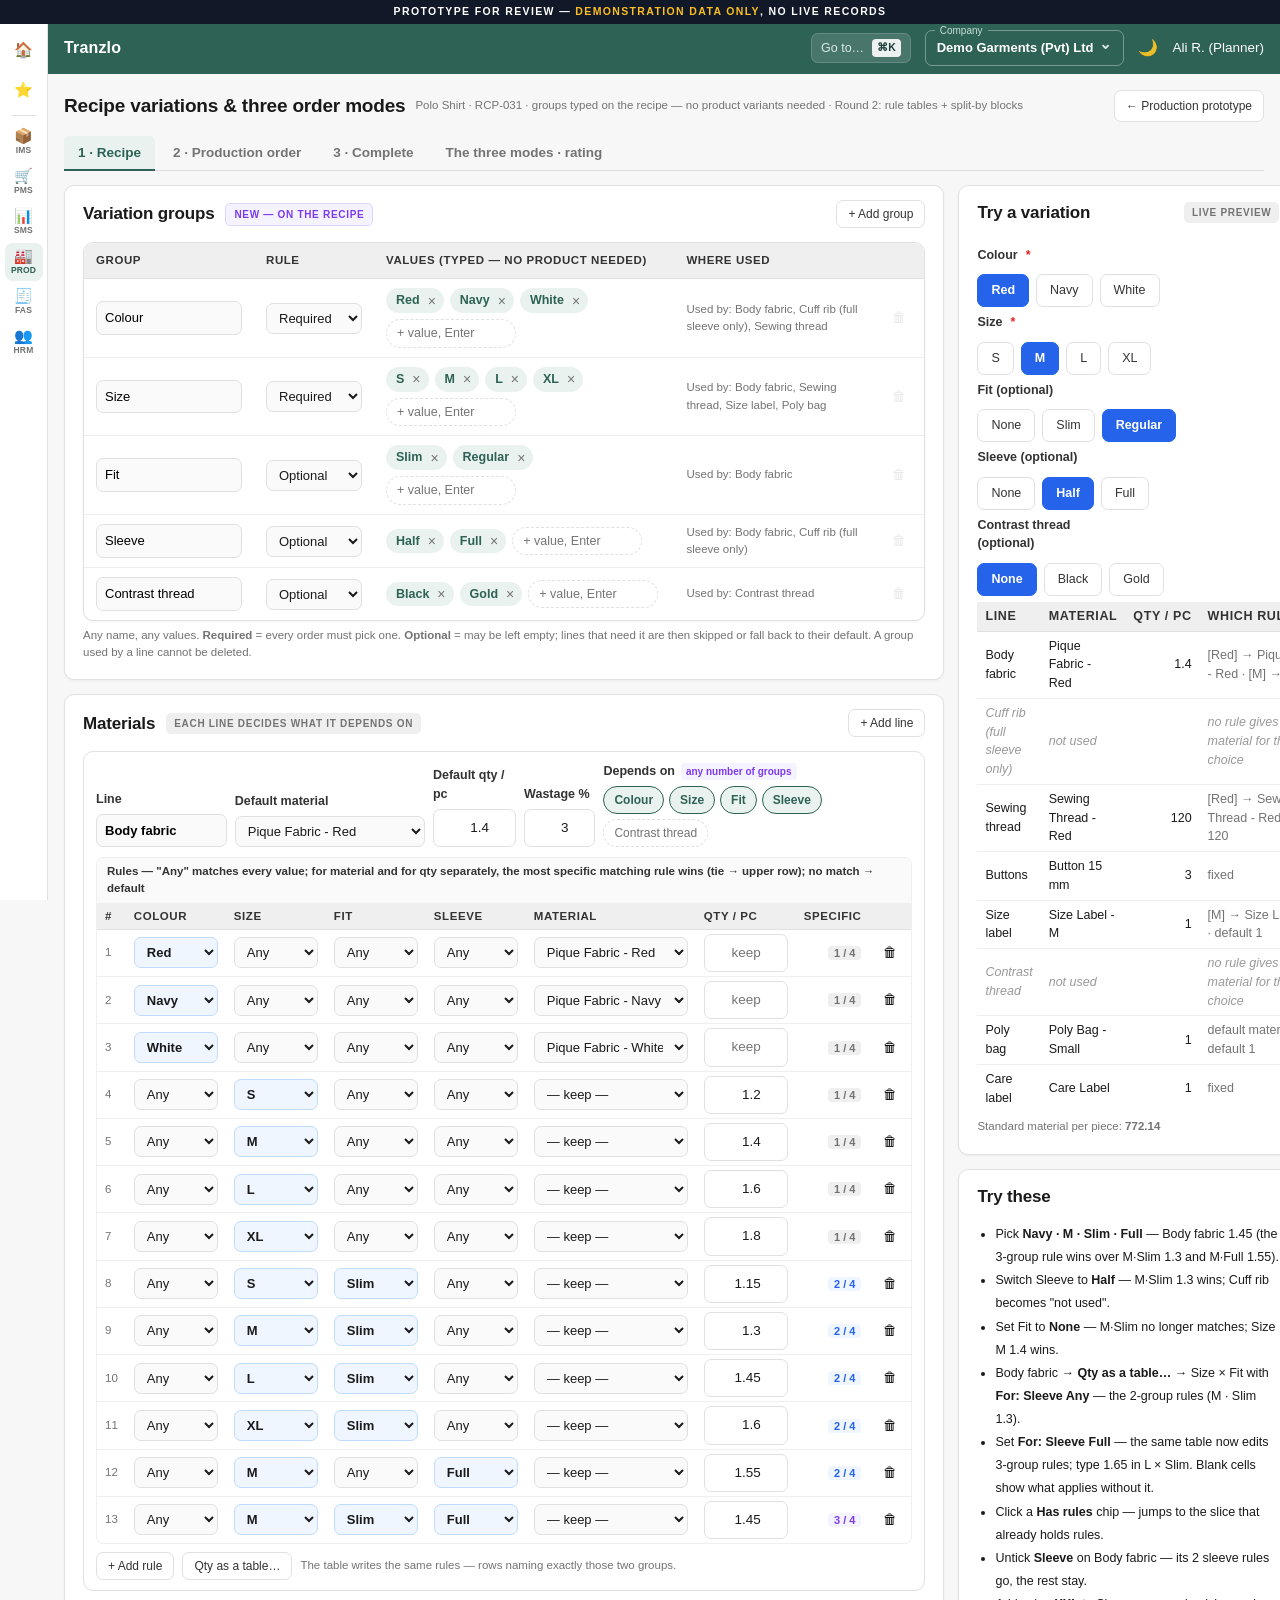
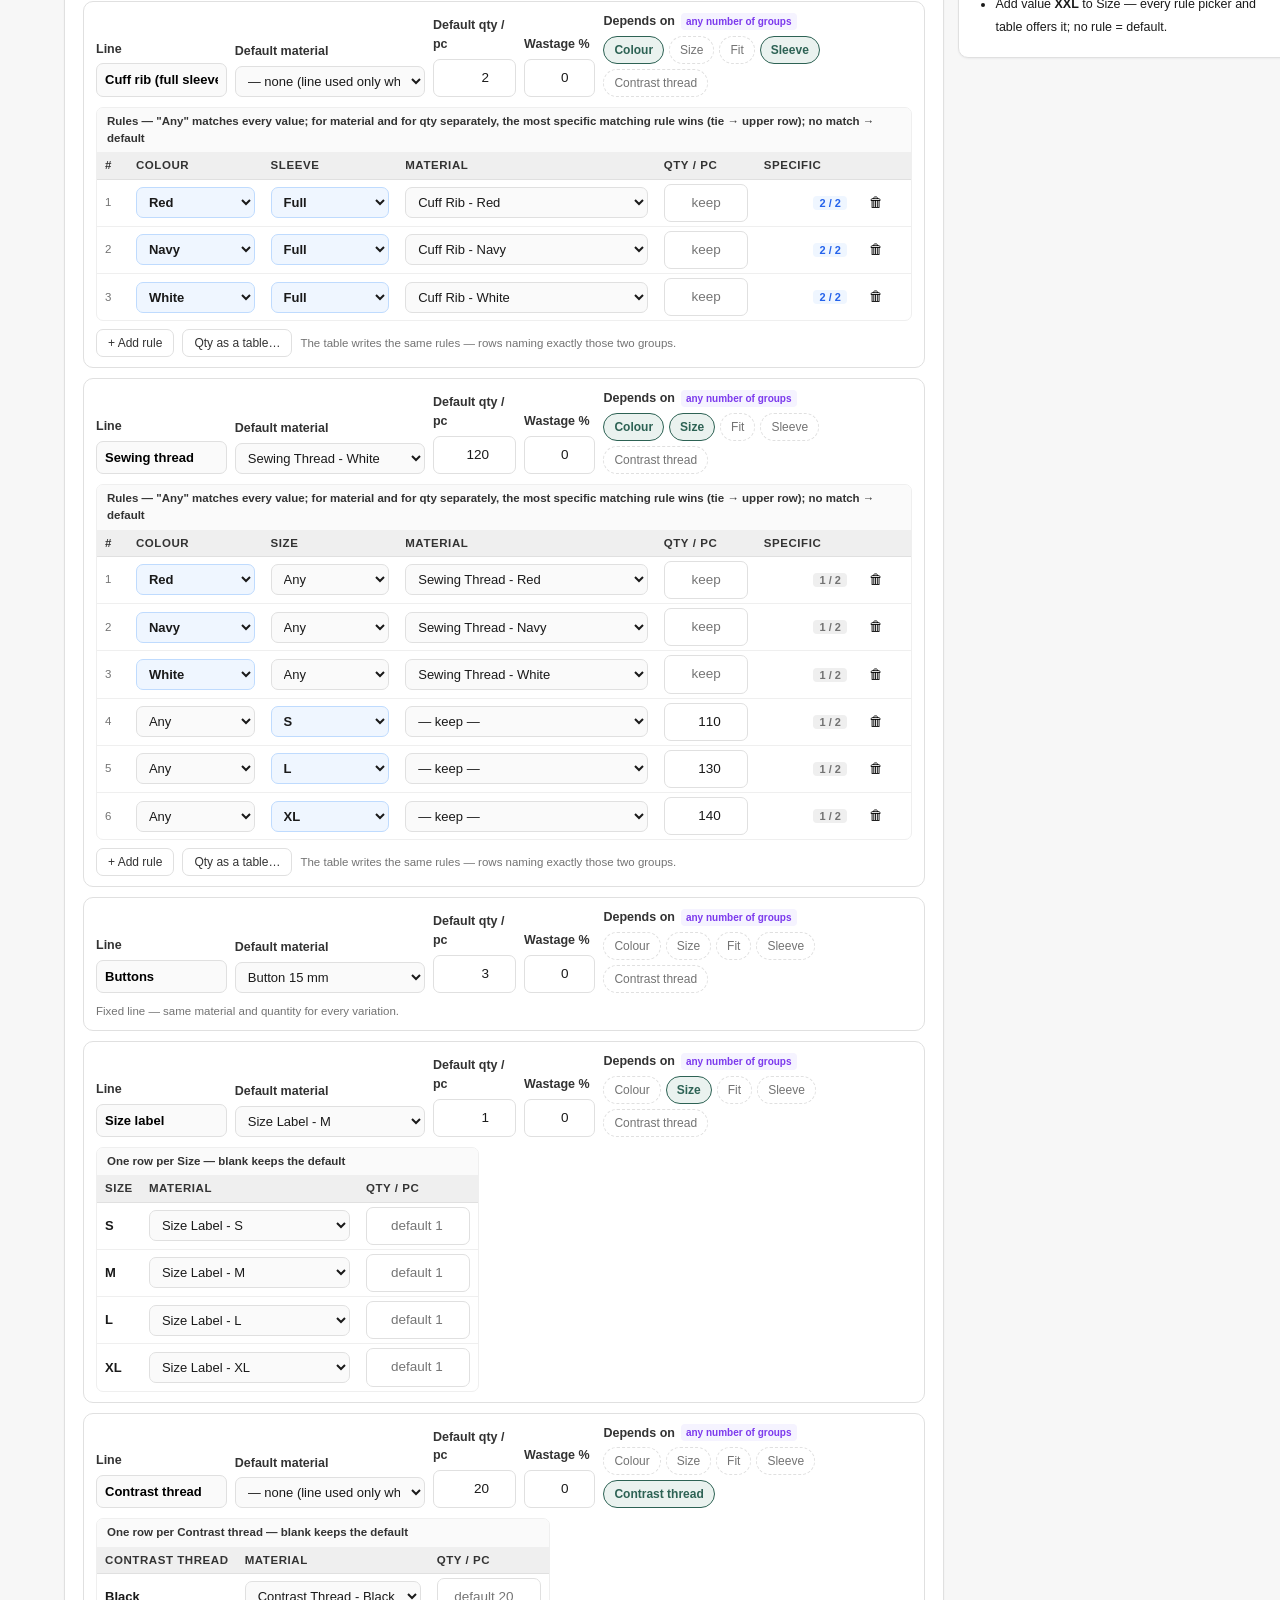
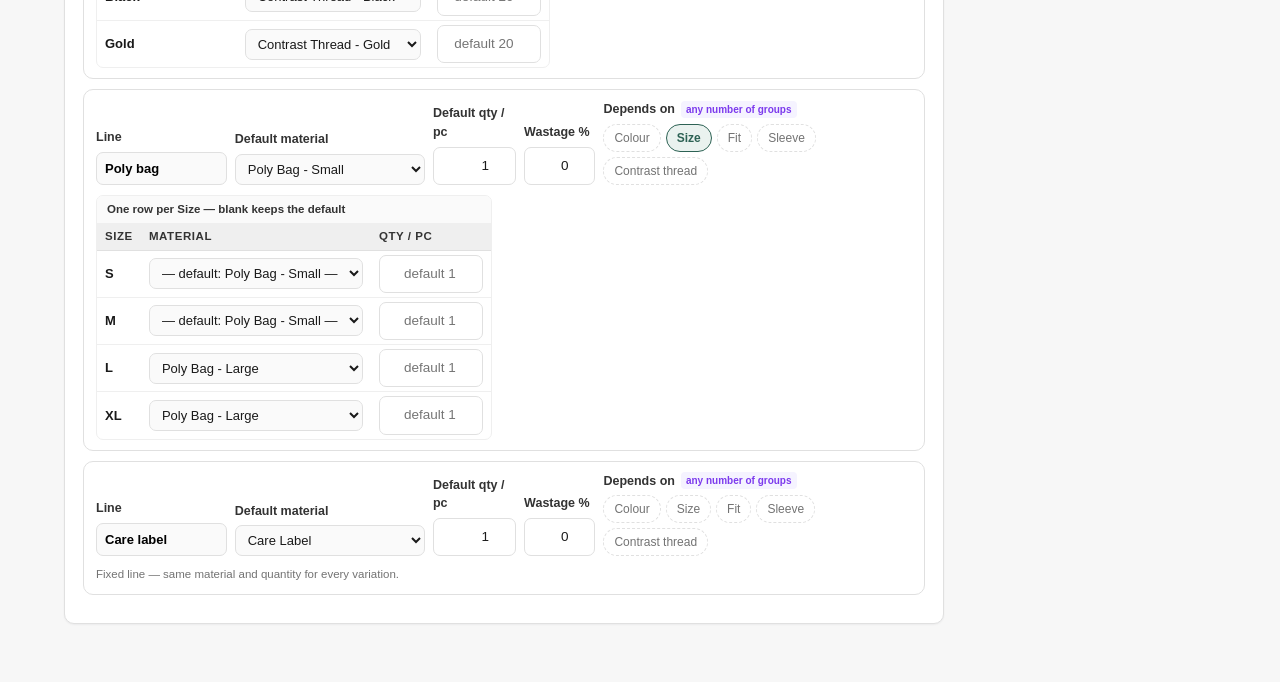
<file: Recipe-Variations-Prototype/index.html>
<!doctype html><html><head><meta charset=utf8><meta name=viewport content="width=device-width,initial-scale=1"><style>:root{color-scheme:light}body{margin:0;padding:0;font:14px -apple-system,BlinkMacSystemFont,sans-serif;background:#fff;color:#000}img{max-width:100%}[hidden]:not([hidden=until-found i]){display:none!important}</style></head><body>
<!doctype html>
<html lang="en">
<head>
<meta charset="utf-8">
<meta name="viewport" content="width=device-width, initial-scale=1">
<title>Recipe Variations — Prototype</title>
<link rel="stylesheet" href="assets/css/theme.css">
<link rel="stylesheet" href="assets/css/print.css">
<style>
  /* Variation screens — patterns the kit does not ship; styled from its tokens only. */
  .cell-in{width:100%;border:1px solid var(--line);border-radius:var(--radius-sm);padding:6px 8px;font:inherit;font-size:13px;background:var(--field-bg)}
  .cell-in.num{text-align:right;font-variant-numeric:tabular-nums}
  .cell-in.strong{font-weight:600}
  .vchips{display:flex;flex-wrap:wrap;gap:6px;align-items:center}
  .vchip{display:inline-flex;align-items:center;gap:4px;background:var(--brand-lt);color:var(--brand);border-radius:999px;padding:3px 4px 3px 10px;font-size:12.5px;font-weight:600}
  .vchip .x{border:none;background:transparent;color:var(--muted);cursor:pointer;font-size:14px;line-height:1;padding:0 4px}
  .vadd{border:1px dashed var(--line);border-radius:999px;padding:4px 10px;font:inherit;font-size:12.5px;width:130px;background:#fff}
  .icon-x{border:none;background:transparent;cursor:pointer;font-size:14px}
  .icon-x[disabled]{opacity:.3;cursor:not-allowed}
  .linecard{border:1px solid var(--line);border-radius:var(--radius);padding:10px 12px;margin-bottom:10px;background:#fff}
  .linehead{display:grid;grid-template-columns:1.1fr 1.6fr .7fr .6fr 2.6fr;gap:8px;align-items:end}
  .deps{display:flex;flex-wrap:wrap;gap:5px}
  .dep{font:inherit;font-size:12px;border:1px dashed var(--line);background:#fff;border-radius:999px;padding:4px 10px;cursor:pointer;color:var(--muted)}
  .dep.on{border-style:solid;border-color:var(--brand);background:var(--brand-lt);color:var(--brand);font-weight:600}
  .rulewrap{width:100%}
  table.ltable.rules td{padding:4px 6px} table.ltable.rules .cell-in{min-width:84px}
  select.cell-in.named{background:var(--blue-bg);border-color:var(--blue-line);font-weight:600}
  select.cell-in.missing{border-color:var(--red);background:var(--red-bg)}
  .spec{font-size:11px;font-weight:700;border-radius:4px;padding:1px 6px;background:var(--line-2);color:var(--muted)}
  .spec.s2{background:var(--blue-bg);color:var(--blue)} .spec.s3,.spec.s4,.spec.s5{background:var(--purple-bg);color:var(--purple)}
  .tvhead{display:flex;align-items:center;gap:6px;flex-wrap:wrap} .tvhead select{width:auto;padding:3px 6px}
  .blockcard{border:1px solid var(--line);border-radius:var(--radius);padding:8px;margin-bottom:10px;background:var(--field-bg)}
  .blockhead{display:flex;align-items:center;gap:8px;flex-wrap:wrap;margin-bottom:8px}
  .bno{font-weight:700;font-size:12.5px;color:var(--brand);background:var(--brand-lt);border-radius:5px;padding:3px 8px}
  .bsel{display:flex;align-items:center;gap:5px;font-size:12px;font-weight:600;color:var(--ink-2)} .bsel select{width:auto}
  .addblock{display:flex;align-items:center;gap:8px;flex-wrap:wrap;border:1px dashed var(--brand-mid);border-radius:var(--radius);padding:8px 10px;margin-bottom:10px}
  .addblock .lbl{font-weight:700;font-size:12.5px;color:var(--brand)}
  .seg{display:inline-flex;border:1px solid var(--line);border-radius:var(--radius-sm);overflow:hidden;align-self:end}
  .seg button{font:inherit;font-size:12px;border:none;background:#fff;padding:6px 10px;cursor:pointer}
  .seg button.on{background:var(--brand);color:#fff;font-weight:600}
  .ordertotal{margin-top:10px;font-size:13px;color:var(--ink-2)}
  .forbar{display:flex;align-items:center;gap:8px;flex-wrap:wrap;padding:6px 10px;border-bottom:1px solid var(--line-2);background:#fff}
  .forbar .lbl{font-weight:700;font-size:12.5px;color:var(--brand)}
  .slices{display:inline-flex;gap:4px;flex-wrap:wrap}
  .slice{font:inherit;font-size:11.5px;border:1px solid var(--line);background:#fff;border-radius:999px;padding:2px 8px;cursor:pointer;color:var(--ink-2)}
  .slice.on{background:var(--brand);border-color:var(--brand);color:#fff}
  .qtytable .cell-in.filled{background:var(--blue-bg);border-color:var(--blue-line);font-weight:600}
  .linehead .two{display:flex;gap:4px;align-items:center}
  .linetables{display:flex;flex-wrap:wrap;gap:10px;margin-top:10px}
  .mini{border:1px solid var(--line-2);border-radius:var(--radius-sm);overflow:auto;max-width:100%}
  .mini-h{font-size:11.5px;font-weight:600;color:var(--ink-2);background:var(--field-bg);padding:5px 10px;border-bottom:1px solid var(--line-2)}
  .mini table.ltable td,.mini table.ltable th{padding:4px 8px}
  .mini .cell-in{min-width:70px}
  .vcell{font-weight:600;white-space:nowrap}
  .tag-new{font-size:10px;font-weight:700;color:var(--purple);background:var(--purple-bg);border-radius:4px;padding:1px 5px}
  table.ltable.compact td,table.ltable.compact th{padding:5px 8px;font-size:12.5px}
  tr.skipped td{color:var(--muted-2);font-style:italic}
  .pickrow{display:flex;align-items:center;gap:10px;margin:6px 0;flex-wrap:wrap}
  .pickrow .lbl{width:150px;font-size:12.5px;font-weight:600;color:var(--ink-2)}
  .pickrow .lbl.req::after{content:" *";color:var(--red)}
  .pickrow.missing .pills{outline:2px solid var(--red-line);outline-offset:3px;border-radius:8px}
  button.pill{font:inherit;font-size:12.5px;cursor:pointer}
  .modebar{display:grid;grid-template-columns:repeat(3,1fr);gap:8px;margin-bottom:12px}
  .modebtn{text-align:left;border:1px solid var(--line);background:#fff;border-radius:var(--radius);padding:10px 12px;cursor:pointer;display:flex;flex-direction:column;gap:2px;font:inherit}
  .modebtn span{font-size:12px;color:var(--muted)}
  .modebtn.on{border-color:var(--brand);box-shadow:0 0 0 2px var(--brand-lt);background:var(--brand-lt)}
  .modebtn.on b{color:var(--brand)}
  .modebtn[disabled]{opacity:.45;cursor:not-allowed}
  .qty-big{font-size:16px;font-weight:600;padding:8px 10px;border:1px solid var(--line);border-radius:var(--radius-sm);width:100%}
  .gridpick{display:flex;gap:8px;align-items:end;margin-bottom:10px;flex-wrap:wrap}
  .gridpick .field{width:180px}
  .gridtable .gridin{max-width:90px}
  .gridtable .gridin.filled{background:var(--blue-bg);border-color:var(--blue-line);font-weight:600}
  .gridtable td.tot{font-weight:600}
  .gridtools{display:flex;gap:8px;align-items:center;flex-wrap:wrap;margin-top:8px}
  .radios{display:flex;flex-direction:column;gap:4px;font-size:13px}
  .radio{display:flex;gap:6px;align-items:center;cursor:pointer}
  #checks .ok{color:var(--green);font-weight:600;font-size:13px}
  #checks .bad{color:var(--red);font-size:12.5px;line-height:1.6}
  .railsticky{position:sticky;top:70px}
  .toast{position:fixed;left:50%;bottom:24px;transform:translate(-50%,20px);background:#111827;color:#fff;padding:10px 16px;border-radius:8px;font-size:13px;opacity:0;transition:.25s;z-index:200;max-width:560px}
  .toast.on{opacity:1;transform:translate(-50%,0)} .toast.bad{background:var(--red)}
  .modecards{display:grid;grid-template-columns:repeat(3,1fr);gap:10px}
  .mcard{border:1px solid var(--line);border-radius:var(--radius);padding:12px;background:#fff;font-size:12.5px;line-height:1.6}
  .mcard h3{font-size:14px;margin-bottom:4px}
  .score{font-size:28px;font-weight:700;color:var(--brand)}
  @media (max-width:991px){.linehead,.modebar,.modecards{grid-template-columns:1fr}.split{grid-template-columns:1fr}.railsticky{position:static}}
</style>
</head>
<body>
<div class="proto-ribbon">Prototype for review — <b>demonstration data only</b>, no live records</div>

<div class="page"><div class="wrap">
  <div class="pagebar">
    <h1>Recipe variations &amp; three order modes</h1>
    <span class="hint">Polo Shirt · RCP-031 · groups typed on the recipe — no product variants needed · Round 2: rule tables + split-by blocks</span>
    <span class="spacer"></span>
    <a class="btn sm" href="index.html">← Production prototype</a>
  </div>

  <div class="tabs" id="tabs">
    <button type="button" data-pane="pRecipe" class="on">1 · Recipe</button>
    <button type="button" data-pane="pOrder">2 · Production order</button>
    <button type="button" data-pane="pComplete">3 · Complete</button>
    <button type="button" data-pane="pCompare">The three modes · rating</button>
  </div>

  <!-- =============================== RECIPE =============================== -->
  <div class="tabpane on" id="pRecipe">
    <div class="split">
      <div>
        <section class="card">
          <div class="ch"><h2>Variation groups</h2><span class="tag draft">New — on the recipe</span>
            <span class="spacer" style="flex:1"></span><button type="button" class="btn sm" id="btnAddGroup">+ Add group</button></div>
          <div class="cb">
            <div id="groups"></div>
            <div class="hint" style="margin-top:6px">Any name, any values. <b>Required</b> = every order must pick one. <b>Optional</b> = may be left empty; lines that need it are then skipped or fall back to their default. A group used by a line cannot be deleted.</div>
          </div>
        </section>
        <section class="card">
          <div class="ch"><h2>Materials</h2><span class="tag">Each line decides what it depends on</span>
            <span class="spacer" style="flex:1"></span><button type="button" class="btn sm" id="btnAddLine">+ Add line</button></div>
          <div class="cb"><div id="lines"></div></div>
        </section>
      </div>
      <div class="railsticky">
        <section class="card">
          <div class="ch"><h2>Try a variation</h2><span class="tag">Live preview</span></div>
          <div class="cb" id="preview"></div>
        </section>
        <section class="card">
          <div class="ch"><h2>Try these</h2></div>
          <div class="cb"><ul style="margin:0;padding-left:18px;font-size:12.5px;line-height:1.85">
            <li>Pick <b>Navy · M · Slim · Full</b> — Body fabric 1.45 (the 3-group rule wins over M·Slim 1.3 and M·Full 1.55).</li>
            <li>Switch Sleeve to <b>Half</b> — M·Slim 1.3 wins; Cuff rib becomes "not used".</li>
            <li>Set Fit to <b>None</b> — M·Slim no longer matches; Size M 1.4 wins.</li>
            <li>Body fabric → <b>Qty as a table…</b> → Size × Fit with <b>For: Sleeve Any</b> — the 2-group rules (M · Slim 1.3).</li>
            <li>Set <b>For: Sleeve Full</b> — the same table now edits 3-group rules; type 1.65 in L × Slim. Blank cells show what applies without it.</li>
            <li>Click a <b>Has rules</b> chip — jumps to the slice that already holds rules.</li>
            <li>Untick <b>Sleeve</b> on Body fabric — its 2 sleeve rules go, the rest stay.</li>
            <li>Add value <b>XXL</b> to Size — every rule picker and table offers it; no rule = default.</li>
          </ul></div>
        </section>
      </div>
    </div>
  </div>

  <!-- ============================ ORDER =================================== -->
  <div class="tabpane" id="pOrder">
    <div class="modebar" id="modebar"></div>
    <div class="split">
      <div id="orderBody"></div>
      <div class="railsticky">
        <section class="card">
          <div class="ch"><h2>MO-120</h2><span id="saveState" class="st draft">Not saved</span></div>
          <div class="cb">
            <div id="orderKpis"></div>
            <div class="sub">Checks</div>
            <div id="checks"></div>
            <button type="button" class="btn primary" id="btnSave" style="width:100%;margin-top:10px">Save order</button>
          </div>
        </section>
        <section class="card">
          <div class="ch"><h2>Try these</h2></div>
          <div class="cb"><ul style="margin:0;padding-left:18px;font-size:12.5px;line-height:1.85">
            <li>Switch the three modes — same recipe, three ways to plan.</li>
            <li>Grid: <b>+ Add block</b> Fit Slim · Sleeve Half — a third grid, only because you asked for it.</li>
            <li>Add the same combination twice — refused, it names the block that has it.</li>
            <li>Tick <b>Contrast thread</b> under Split — every block gets a Contrast picker.</li>
            <li>Switch to <b>List view</b> — the same cells as rows (good for 4+ groups or a phone).</li>
            <li>Block 2: <b>Copy quantities from…</b> Block 1, then <b>Fill by ratio…</b> <code>1:2:1:0 200</code>.</li>
            <li>Output: switch to <b>All into "Polo Shirt"</b> — no products to create; values ride the description and lot.</li>
            <li>One variation: clear Colour — Save is blocked with the reason.</li>
          </ul></div>
        </section>
      </div>
    </div>
  </div>

  <!-- ============================ COMPLETE ================================ -->
  <div class="tabpane" id="pComplete">
    <div class="split">
      <div id="completeBody"></div>
      <div>
        <section class="card">
          <div class="ch"><h2>Try these</h2></div>
          <div class="cb"><ul style="margin:0;padding-left:18px;font-size:12.5px;line-height:1.85">
            <li>Lower <b>Navy / M</b> good pieces to 120 — the lost pieces' material is spread over every good piece of the order, so every line's cost per piece rises by the same %.</li>
            <li>Compare S and L of the same colour — L carries more cost (more fabric).</li>
            <li>Go back, choose <b>One variation</b>, save — the table is one line: WIP ÷ pieces, today's rule.</li>
          </ul></div>
        </section>
        <section class="card">
          <div class="ch"><h2>Unchanged</h2></div>
          <div class="cb" style="font-size:12.5px;line-height:1.7">Issue, Return, Close, variance, waste policy, stages, lot trace and the postings work as today. Complete gains one thing: several output lines, each into its own product (it already supports several outputs).</div>
        </section>
      </div>
    </div>
  </div>

  <!-- ============================ COMPARE ================================= -->
  <div class="tabpane" id="pCompare">
    <div class="modecards">
      <div class="mcard"><h3>1 · Single product</h3><span class="st posted">Exists today</span>
        <p>One product, one recipe, groups not asked. Every existing order and every recipe without groups.</p>
        <p><b>Use when:</b> one item, no colours or sizes (pharma, food, packaging).</p></div>
      <div class="mcard"><h3>2 · One variation</h3><span class="st info">New</span>
        <p>Same recipe, pick one value per group. One order = Red / M. Exact cost per variation.</p>
        <p><b>Use when:</b> the floor runs one colour/size at a time, or exact cost per size matters.</p></div>
      <div class="mcard"><h3>3 · Grid</h3><span class="st info">New</span>
        <p>Rows × columns of quantities on one order. One job card, cutting per colour, one Complete with many lines.</p>
        <p><b>Use when:</b> a buyer orders a size-colour mix (garments, footwear).</p></div>
    </div>

    <section class="card" style="margin-top:12px">
      <div class="ch"><h2>Against competitors</h2><span class="tag">Rating with all three modes + 2-group quantity</span></div>
      <div class="cb">
        <div class="ltable-wrap"><table class="ltable">
          <thead><tr><th scope="col">Capability</th><th scope="col">Tranzlo (this)</th><th scope="col">SAP S/4</th><th scope="col">Dynamics 365</th><th scope="col">Odoo</th><th scope="col">Garment ERPs</th></tr></thead>
          <tbody>
            <tr><td>One recipe for all colours/sizes</td><td>✅</td><td>✅</td><td>✅</td><td>✅</td><td>✅</td></tr>
            <tr><td>Works without product variants</td><td>✅</td><td>❌</td><td>❌</td><td>❌</td><td>⚠️</td></tr>
            <tr><td>Material and quantity by ANY number of groups</td><td>✅ rule table with "Any", most specific wins</td><td>✅ variant tables / procedures (consultant)</td><td>⚠️ paid config model</td><td>❌ one line per combination, qty fixed</td><td>⚠️ size chart (one group)</td></tr>
            <tr><td>Open groups, required / optional</td><td>✅</td><td>✅</td><td>⚠️ 4 fixed dimensions</td><td>⚠️ no required rule</td><td>⚠️ colour/size</td></tr>
            <tr><td>Grid order beyond two groups</td><td>✅ split-by blocks + list view</td><td>⚠️ Fashion add-on, 2-3 dimensions</td><td>❌</td><td>❌</td><td>⚠️ colour × size</td></tr>
            <tr><td>Single · One variation · Grid order — user's choice</td><td>✅ all three</td><td>⚠️ grid only in Fashion add-on</td><td>❌ per variant</td><td>❌ per variant</td><td>✅ grid</td></tr>
            <tr><td>Find-or-create output product from the order</td><td>✅</td><td>❌</td><td>❌</td><td>❌</td><td>⚠️</td></tr>
            <tr><td>Stage-wise floor (partial send, gain/loss, remake)</td><td>✅</td><td>✅</td><td>✅</td><td>⚠️</td><td>✅ bundles</td></tr>
            <tr><td>Setup effort for a small factory</td><td>Low</td><td>Very high</td><td>High</td><td>Medium</td><td>Medium</td></tr>
          </tbody>
        </table></div>
        <div style="display:flex;gap:16px;align-items:center;margin-top:12px">
          <div class="score">10 / 10</div>
          <div style="font-size:12.5px;line-height:1.7">The two gaps that held 8.5 back are closed — the <b>grid order</b> (−1) and <b>multi-group quantity</b> (−0.5) — and both are now unlimited: any number of groups on a recipe line, any number of split-by groups on the grid. Remaining non-scored gap: piece-rate bundle tickets — a separate payroll feature.</div>
        </div>
      </div>
    </section>

    <section class="card">
      <div class="ch"><h2>Decisions still needed</h2><span class="tag draft">Open</span></div>
      <div class="cb"><ul style="margin:0;padding-left:18px;font-size:12.5px;line-height:1.8">
        <li><b>Grid after release:</b> increase a cell = allowed; decrease below what is completed = refused; add a new cell = setting. <i>Proposed.</i></li>
        <li><b>Stages on a grid order:</b> stage figures per output line, first stage worked per colour lay (shown in "On the floor"). <i>Proposed.</i></li>
        <li><b>Rule ties:</b> two equally specific rules both match (e.g. M·Slim and M·Full for M/Slim/Full with no 3-group rule) → the upper row wins, and the recipe screen should flag the pair. <i>Proposed: flag + upper row.</i></li>
        <li><b>Output-line cap:</b> company setting, default 300 lines per order. <i>Proposed.</i></li>
        <li><b>Modes per company:</b> setting "Order modes" with three switches + a default; a mode switched off shows a disabled button with the reason.</li>
        <li><b>Where a loss lands:</b> shared by the whole order (shown — simple, one WIP pool) or kept inside its own line (needs WIP per line). <i>Proposed: whole order.</i></li>
        <li><b>Sale order grid → production grid:</b> later phase.</li>
      </ul></div>
    </section>
  </div>
</div></div>

<script src="assets/js/config.js"></script>
<script src="assets/js/demo-data.js"></script>
<script src="assets/js/core.js"></script>
<script src="assets/js/variations-config.js"></script>
<script src="assets/js/variations-app.js"></script>
</body>
</html>

</body></html>
</file>
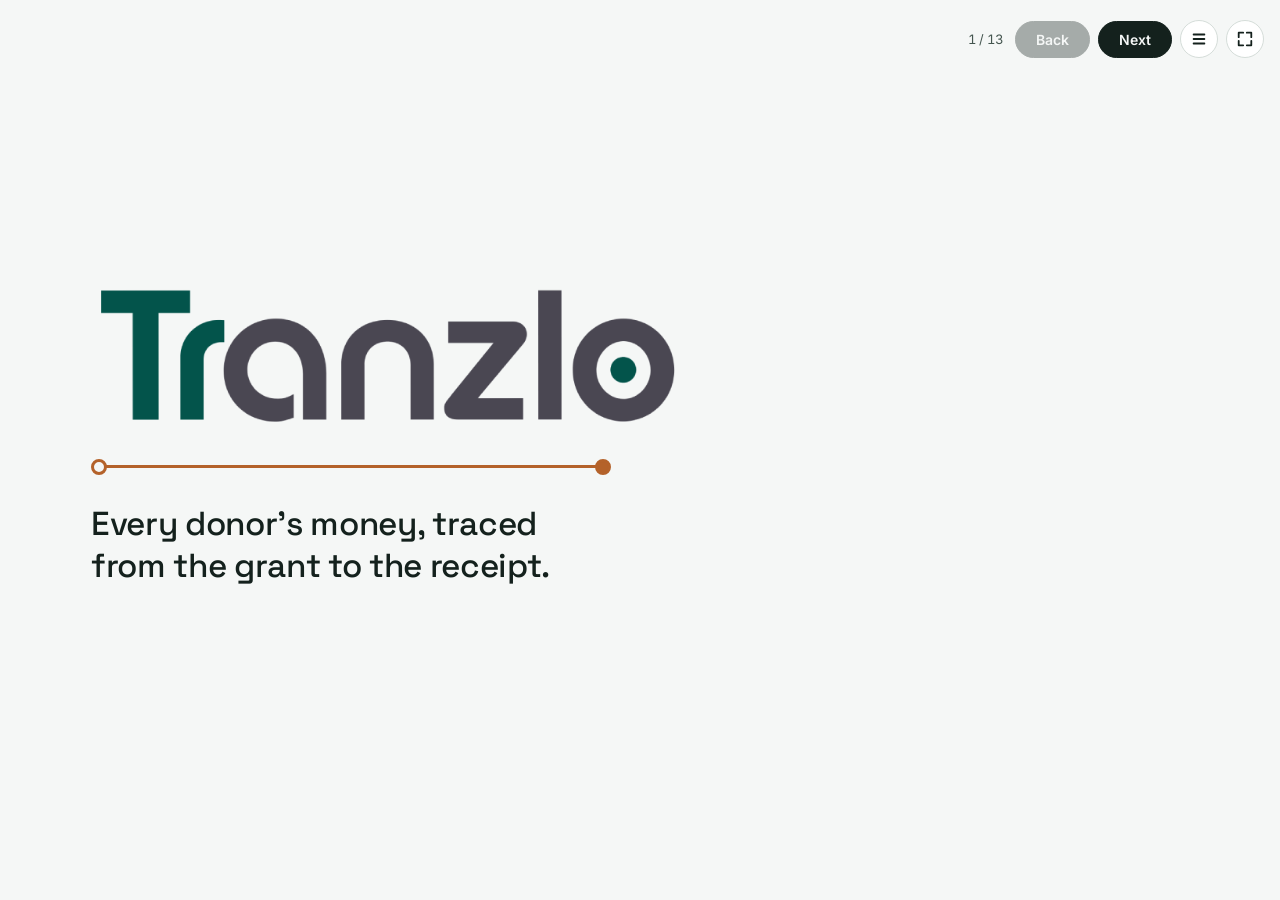
<file: Tranzlo-for-ALC.html>
<!doctype html><html><head><meta charset=utf8><meta name=viewport content="width=device-width,initial-scale=1,viewport-fit=cover"><style>:root{color-scheme:light;box-sizing:border-box;padding-top:env(safe-area-inset-top,0px);padding-bottom:env(safe-area-inset-bottom,0px)}html{scroll-padding-top:env(safe-area-inset-top,0px)}body{margin:0;padding:0;font:14px -apple-system,BlinkMacSystemFont,sans-serif;background:#fff;color:#000}img{max-width:100%}[hidden]:not([hidden=until-found i]){display:none!important}</style></head><body>
<title>Tranzlo for ALC</title>
<meta name="claude:viewport-fit-sides" content="cover">
<link rel="stylesheet" href="https://fonts.googleapis.com/css2?family=Inter:wght@400;500;600&family=Space+Grotesk:wght@500;600;700&display=swap">
<style>
/* Layout: a presenting stage. Step bar on top, the nested-box picture on the left, the current step's points on the right. */
:root{
  --bg:#f5f7f6; --card:#ffffff; --ink:#14211d; --ink-2:#44554f; --line:#d5ddd9;
  --brand:#2d6254; --brand-soft:#e6f0ec; --brand-ink:#1a3e36;
  --copper:#b4622a; --copper-soft:#f8ece2;
  --loc:#ffffff; --dim:.2; --on-light:block; --on-dark:none;
  --display:"Space Grotesk","Segoe UI",system-ui,sans-serif;
  --body:"Inter","Segoe UI",system-ui,sans-serif;
}
@media (prefers-color-scheme: dark){ :root:not([data-theme="light"]){
  --bg:#0f1715; --card:#16211e; --ink:#e9f0ed; --ink-2:#a5b5af; --line:#2c3b36;
  --brand:#6fbfa9; --brand-soft:#1a2f29; --brand-ink:#bfe6da;
  --copper:#e39a62; --copper-soft:#33241a; --loc:#1d2b27; --on-light:none; --on-dark:block; color-scheme:dark } }
:root[data-theme="dark"]{
  --bg:#0f1715; --card:#16211e; --ink:#e9f0ed; --ink-2:#a5b5af; --line:#2c3b36;
  --brand:#6fbfa9; --brand-soft:#1a2f29; --brand-ink:#bfe6da;
  --copper:#e39a62; --copper-soft:#33241a; --loc:#1d2b27; --on-light:none; --on-dark:block; color-scheme:dark }

*{box-sizing:border-box}
body{background:var(--bg);color:var(--ink);font-family:var(--body);font-size:16px;line-height:1.45}
.wrap{max-width:1440px;margin:0 auto;padding-block:20px 32px;
  padding-left:max(16px, env(safe-area-inset-left, 0px));padding-right:max(16px, env(safe-area-inset-right, 0px));
  display:flex;flex-direction:column;gap:16px}
.eyebrow{font-size:12px;letter-spacing:.12em;text-transform:uppercase;color:var(--brand);font-weight:600}
h1{font-family:var(--display);font-size:clamp(22px,2.6vw,34px);line-height:1.15;margin:4px 0 0;text-wrap:balance;letter-spacing:-.02em}

/* Step bar */
.bar{display:flex;flex-wrap:wrap;gap:8px;align-items:center}
.bar button{font:600 14px var(--body);padding:9px 14px;border-radius:999px;border:1px solid var(--line);
  background:var(--card);color:var(--ink-2);cursor:pointer}
.bar button:focus-visible{outline:3px solid var(--copper);outline-offset:2px}
.bar .step[aria-current="step"]{background:var(--brand);border-color:var(--brand);color:var(--bg)}
.bar .step .n{opacity:.7;margin-right:6px;font-variant-numeric:tabular-nums}
.bar .nav{background:var(--ink);border-color:var(--ink);color:var(--bg);padding-inline:20px}
.bar .nav:disabled{opacity:.35;cursor:default}
.bar .steps{display:flex;flex-wrap:wrap;gap:8px;flex:1 1 auto}
.bar .navs{display:flex;gap:8px;align-items:center}
.bar .icon{width:38px;height:38px;padding:0;display:inline-flex;align-items:center;justify-content:center;color:var(--ink)}
.bar .icon svg{width:18px;height:18px;display:block}
.bar .hint{font-size:12px;color:var(--ink-2)}

/* Stage */
.stage{display:grid;grid-template-columns:minmax(0,1.9fr) minmax(0,1fr);gap:20px;align-items:stretch;flex:1 1 auto}
@media (max-width:1000px){.stage{grid-template-columns:minmax(0,1fr)}}

/* Picture */
.fig{container-type:inline-size;container-name:fig;min-width:0;display:flex;flex-direction:column}
.group{border:2px solid var(--brand);border-radius:18px;background:var(--card);padding:16px;display:flex;flex-direction:column;gap:14px;transition:border-color .2s;flex:1 1 auto}
.group-head{display:flex;flex-wrap:wrap;gap:8px 16px;align-items:center;justify-content:space-between}
.group-head .name{font-family:var(--display);font-weight:700;font-size:20px}
.group-head .sub{color:var(--ink-2);font-size:13px;margin-left:8px;font-family:var(--body);font-weight:400}
.chip{border:1px solid var(--line);border-radius:999px;padding:5px 12px;font-size:13px;color:var(--ink-2);background:var(--bg)}
.companies{display:grid;grid-template-columns:minmax(0,1fr) auto minmax(0,1fr);gap:10px;align-items:stretch;flex:1 1 auto}
.company{container-type:inline-size;min-width:0;border:1.5px solid var(--brand);background:var(--brand-soft);border-radius:14px;padding:14px;
  display:flex;flex-direction:column;gap:12px;transition:border-color .2s,background .2s}
.co-head .name{font-family:var(--display);font-weight:600;font-size:17px;color:var(--brand-ink);overflow-wrap:anywhere}
.co-head .sub{font-size:12.5px;color:var(--ink-2)}
.locs{display:grid;grid-template-columns:minmax(0,1fr);grid-auto-rows:1fr;gap:8px;flex:1 1 auto}
.loc{min-width:0;background:var(--loc);border:1.5px solid var(--line);border-radius:10px;padding:10px 12px;display:flex;flex-direction:column;justify-content:center}
.loc .name{font-weight:600;font-size:14px;overflow-wrap:anywhere}
.loc .sub{font-size:12.5px;color:var(--ink-2);margin-top:4px}
.mv{display:flex;flex-wrap:wrap;align-items:center;gap:6px 10px;background:var(--copper-soft);border-radius:10px;padding:8px 12px;font-size:13px}
.mv b{color:var(--copper);font-weight:600}
.mv .route{display:inline-flex;align-items:center;gap:8px;font-weight:600;color:var(--ink)}
.arrow{display:inline-block;width:34px;height:2px;background:var(--copper);position:relative;flex:none}
.arrow::after{content:"";position:absolute;right:-1px;top:-4px;border-left:8px solid var(--copper);border-top:5px solid transparent;border-bottom:5px solid transparent}
.link{display:flex;flex-direction:column;align-items:center;justify-content:center;gap:8px;text-align:center;font-size:12.5px;font-weight:600;color:var(--copper);width:74px}
.link .arrow{width:44px}
.note{font-size:13px;color:var(--ink-2)}
.note b{color:var(--copper);font-weight:600}
@container fig (max-width:640px){
  .companies{grid-template-columns:minmax(0,1fr)}
  .link{flex-direction:row;width:auto;padding:2px 0}
  .link .arrow{transform:rotate(90deg);width:26px}
}
.cap{color:var(--ink-2);font-size:13px;margin:8px 4px 0}

/* Focus: everything fades except the level being explained */
.part{transition:opacity .2s}
.fig.focus .part{opacity:var(--dim)}
.fig.focus .part.on{opacity:1}
/* One fade level only: a part inside a faded box is not faded a second time */
.fig.focus .part:not(.on) .part{opacity:1}
/* The boxes in focus stand out clearly */
.fig.focus .ctl-card.part.on,.fig.focus .mini.part.on,.fig.focus .floor.part.on,.fig.focus .doc.part.on,.fig.focus .ctl-row.part.on,.fig.focus .role.part.on{border-color:var(--brand);box-shadow:0 0 0 3px var(--brand-soft)}
.fig.focus .pstep.part.on{border-color:var(--brand);border-top-color:var(--copper);box-shadow:0 0 0 3px var(--brand-soft)}
.fig:not([data-focus=""]):not([data-focus="company"]) .company{border-color:var(--line);background:transparent}
.fig:not([data-focus=""]):not([data-focus="group"]) .group{border-color:var(--line)}
.fig[data-focus="location"] .loc{border-color:var(--brand)}
@media (prefers-reduced-motion: reduce){.part,.group,.company{transition:none}}

/* Points for the current step */
.panel{min-width:0;background:var(--card);border:1px solid var(--line);border-radius:14px;padding:20px 22px}
.panel .count{font-size:12px;letter-spacing:.1em;text-transform:uppercase;color:var(--ink-2);font-weight:600}
.panel h2{font-family:var(--display);font-size:26px;margin:4px 0 2px;letter-spacing:-.01em}
.panel .what{color:var(--ink-2);margin:0 0 14px;font-size:15px}
.panel ul{margin:0;padding-left:20px;display:flex;flex-direction:column;gap:10px;font-size:17px}
.panel .gain{margin:16px 0 0;padding:12px 14px;border-radius:10px;background:var(--brand-soft);font-size:15px}
.panel .gain b{color:var(--brand-ink)}
.panel[data-k="move"] .gain{background:var(--copper-soft)}
.panel[data-k="move"] .gain b{color:var(--copper)}

details{border:1px dashed var(--line);border-radius:12px;padding:10px 16px;color:var(--ink-2);font-size:14px}
summary{cursor:pointer;font-weight:600;color:var(--ink)}
details ol{margin:10px 0 0;padding-left:20px;display:flex;flex-direction:column;gap:4px}
:fullscreen .wrap{padding-block:28px}
:fullscreen details{display:none}

/* Deck: the bar sits between each page's title and its stage */
[hidden]{display:none!important}
.page{display:contents}
.page>header{order:1} .bar{order:2} .page>.stage{order:3} details{order:4}
.bar .navs{margin-left:auto}
.bar .pos{font-size:13px;color:var(--ink-2);font-variant-numeric:tabular-nums;margin-right:4px}

/* Start page */
.intro{min-width:0;container-type:inline-size;display:flex;flex-direction:column;gap:16px}
.cable{display:grid;grid-template-columns:repeat(8,minmax(0,1fr));background:var(--card);border:1px solid var(--line);border-radius:14px;padding:20px 8px 16px}
.node{position:relative;display:flex;flex-direction:column;align-items:center;gap:10px;text-align:center;font-size:13px;font-weight:600;min-width:0}
.node i{width:16px;height:16px;border-radius:50%;background:var(--card);border:3px solid var(--copper);position:relative;z-index:1}
.node::before{content:"";position:absolute;top:7px;left:-50%;width:100%;height:3px;background:var(--copper)}
.node:first-child::before{display:none}
.node:last-child i{background:var(--copper)}
.areas{display:grid;grid-template-columns:repeat(3,minmax(0,1fr));gap:12px;flex:1 1 auto}
.area{min-width:0;background:var(--card);border:1px solid var(--line);border-radius:12px;padding:14px 16px;display:flex;flex-direction:column;justify-content:center;gap:3px}
.area h3{font-family:var(--display);font-size:19px;margin:0 0 4px;color:var(--brand)}
.area p{margin:0;font-size:14px;color:var(--ink-2)}
.every{background:var(--brand-soft);border-radius:12px;padding:12px 16px;font-size:14.5px}
.every b{color:var(--brand-ink)}
.agenda{margin:0;padding-left:22px;display:flex;flex-direction:column;gap:10px;font-size:16px}
.agenda li::marker{color:var(--brand);font-weight:700}
.agenda b{display:block;font-weight:600}
.agenda span{display:block;font-size:13.5px;color:var(--ink-2)}
@container (max-width:620px){
  .cable{grid-template-columns:repeat(4,minmax(0,1fr));row-gap:16px}
  .node:nth-child(5)::before{display:none}
  .areas{grid-template-columns:repeat(2,minmax(0,1fr))}
}

/* Logo on every page, and the brand mark as a faint watermark */
.on-light{display:var(--on-light)} .on-dark{display:var(--on-dark)}
#deck{position:relative}
.brand{position:absolute;top:22px;right:max(16px, env(safe-area-inset-right, 0px))}
.brand img{height:30px;width:auto}
.wm{position:fixed;right:-7vmin;bottom:-9vmin;width:46vmin;opacity:.05;pointer-events:none;z-index:5}
.wm img{width:100%;height:auto}

/* Cover: the logo large, one tagline, nothing else */
.stage.cover{grid-template-columns:minmax(0,1fr);align-items:center}
.cover-in{display:flex;flex-direction:column;gap:28px;align-items:flex-start;padding:4% 6% 10%}
.cover-logo img{height:clamp(64px,13vw,150px);width:auto;max-width:100%}
.cover-line{display:flex;align-items:center;width:min(520px,80%);height:16px;position:relative}
.cover-line::before{content:"";position:absolute;left:8px;right:8px;top:6.5px;height:3px;background:var(--copper)}
.cover-line i{width:16px;height:16px;border-radius:50%;border:3px solid var(--copper);background:var(--bg);position:relative}
.cover-line i:last-child{margin-left:auto;background:var(--copper)}
.tagline{font-family:var(--display);font-weight:500;font-size:clamp(20px,2.6vw,34px);line-height:1.25;margin:0;max-width:24ch;text-wrap:balance;letter-spacing:-.01em}

/* Page: control and proof. One document in the middle, the five controls around it. */
.ctl{gap:12px}
.ctl-row,.ctl-card,.doc{min-width:0;background:var(--card);border:1px solid var(--line);border-radius:14px;padding:14px 16px}
.ctl-cap{font-size:12px;letter-spacing:.1em;text-transform:uppercase;font-weight:600;color:var(--brand);margin-bottom:8px}
.flow{display:flex;flex-wrap:wrap;align-items:center;gap:8px 10px}
.st{border:1.5px solid var(--line);border-radius:10px;padding:8px 14px;background:var(--bg);min-width:0}
.st b{display:block;font-size:14.5px}
.st span{font-size:12.5px;color:var(--ink-2)}
.st.done{border-color:var(--brand);background:var(--brand-soft)}
.rule{margin-left:auto;background:var(--copper-soft);color:var(--copper);font-weight:600;font-size:13px;border-radius:999px;padding:6px 14px}
.ctl-mid{display:grid;grid-template-columns:minmax(0,1fr) minmax(0,1.15fr) minmax(0,1fr);gap:12px;flex:1 1 auto}
.ctl-card{display:flex;flex-direction:column}
.kv{display:flex;justify-content:space-between;gap:10px;padding:7px 0;border-top:1px solid var(--line);font-size:14px}
.kv:first-of-type{border-top:0}
.kv span:last-child{color:var(--ink-2);text-align:right}
.doc{border:2px solid var(--brand);display:flex;flex-direction:column;gap:6px;justify-content:center}
.doc .kind{font-size:12px;letter-spacing:.1em;text-transform:uppercase;font-weight:600;color:var(--ink-2)}
.doc .no{font-family:var(--display);font-weight:700;font-size:30px;letter-spacing:-.01em;line-height:1.1}
.doc .line{font-size:14.5px;color:var(--ink-2)}
.files{margin-top:10px;display:flex;flex-direction:column;gap:6px}
.file{display:flex;align-items:center;gap:8px;font-size:13.5px;background:var(--bg);border:1px solid var(--line);border-radius:8px;padding:6px 10px;overflow-wrap:anywhere}
.file i{flex:none;width:12px;height:15px;border:1.5px solid var(--copper);border-radius:2px}
.chain{display:flex;flex-direction:column;gap:0}
.chain div{position:relative;padding:6px 0 6px 22px;font-size:14px}
.chain div::before{content:"";position:absolute;left:4px;top:11px;width:9px;height:9px;border-radius:50%;border:2px solid var(--copper);background:var(--card);z-index:1}
.chain div::after{content:"";position:absolute;left:8.5px;top:20px;bottom:-11px;width:2px;background:var(--copper)}
.chain div:last-child::after{display:none}
.chain .this{font-weight:700}
.chain .this::before{background:var(--copper)}
.log{display:grid;grid-template-columns:auto auto minmax(0,1fr);gap:6px 18px;font-size:14px;font-variant-numeric:tabular-nums}
.log .t,.log .w{color:var(--ink-2)}
.log .chg b{color:var(--copper);font-weight:600}
@container fig (max-width:640px){
  .ctl-mid{grid-template-columns:minmax(0,1fr)}
  .rule{margin-left:0}
  .log{grid-template-columns:auto minmax(0,1fr)} .log .w{display:none}
}

/* Page: customer desk. The chat on the left, what the desk makes of it on the right. */
.desk{gap:0}
.desk-grid{display:grid;grid-template-columns:minmax(0,1fr) minmax(0,1.05fr);gap:12px;flex:1 1 auto}
.chat{min-width:0;background:var(--card);border:1px solid var(--line);border-radius:14px;padding:14px 16px;display:flex;flex-direction:column;gap:8px}
.chat-head{display:flex;flex-wrap:wrap;align-items:center;gap:8px;margin-bottom:2px}
.chat-head b{font-family:var(--display);font-size:17px;margin-right:auto}
.msg{max-width:86%;align-self:flex-start;background:var(--bg);border:1px solid var(--line);border-radius:12px 12px 12px 4px;padding:7px 12px;font-size:14px}
.msg small{display:block;font-size:11.5px;color:var(--ink-2);font-weight:600;margin-bottom:1px}
.msg.us{align-self:flex-end;background:var(--brand-soft);border-color:transparent;border-radius:12px 12px 4px 12px}
.msg.ai{background:var(--copper-soft)}
.msg.ai small{color:var(--copper)}
.msg .file{display:inline-flex;margin-top:2px}
.desk-side{min-width:0;display:flex;flex-direction:column;gap:12px}
.desk-side .ctl-card{flex:1 1 auto;justify-content:center}
.stages{display:flex;flex-wrap:wrap;gap:6px}
.stg{font-size:13px;font-weight:600;border:1.5px solid var(--line);border-radius:999px;padding:5px 12px;color:var(--ink-2)}
.stg.done{background:var(--brand-soft);border-color:transparent;color:var(--brand-ink)}
.stg.now{border-color:var(--copper);color:var(--copper);background:var(--copper-soft)}
.fin{margin-top:10px;font-size:13px;color:var(--ink-2)}
.fin b{color:var(--copper);font-weight:600}
.tiles{display:grid;grid-template-columns:repeat(4,minmax(0,1fr));gap:8px}
.tile{min-width:0;background:var(--card);border:1px solid var(--line);border-radius:12px;padding:10px 12px}
.tile b{display:block;font-family:var(--display);font-size:22px;line-height:1.1;font-variant-numeric:tabular-nums}
.tile span{font-size:12.5px;color:var(--ink-2)}
@container fig (max-width:640px){
  .desk-grid{grid-template-columns:minmax(0,1fr)}
  .tiles{grid-template-columns:repeat(2,minmax(0,1fr))}
}

/* Page: the whole order journey. Eight stops across, three lanes down. */
.lanes-wrap{overflow-x:auto;flex:1 1 auto;display:flex;background:var(--card);border:1px solid var(--line);border-radius:14px;padding:16px}
.lanes{flex:1 1 auto;min-width:760px;display:grid;grid-template-columns:70px repeat(8,minmax(0,1fr));grid-template-rows:auto repeat(3,minmax(0,1fr));gap:6px}
.lane-name{font-size:11.5px;letter-spacing:.08em;text-transform:uppercase;font-weight:600;color:var(--ink-2);display:flex;align-items:center}
.lanes .node::before{left:calc(-50% - 6px);width:calc(100% + 6px)}
.lanes .node.first::before{display:none}
.lanes .node{padding:4px 0 8px;font-size:13.5px}
.cell{min-width:0;border-radius:10px;padding:9px 7px;font-size:12.5px;line-height:1.35;display:flex;align-items:center;overflow-wrap:break-word}
.cell.cu{background:var(--bg);border:1px solid var(--line)}
.cell.co{background:var(--brand-soft);color:var(--brand-ink);font-weight:500}
.cell.fi{background:var(--copper-soft)}
.cell.fi.none{background:transparent;border:1px dashed var(--line);color:var(--ink-2)}
.panel .kv span:first-child{color:var(--ink-2);flex:none}
.panel .kv{font-size:15px}
/* Where we are: the small journey line on each journey page */
.track{display:flex;flex-wrap:wrap;align-items:center;gap:4px 6px;font-size:11.5px;font-weight:600;letter-spacing:.04em;color:var(--ink-2)}
.track b{letter-spacing:.12em;text-transform:uppercase;color:var(--brand);margin-right:6px;font-size:12px}
.track span{padding:2px 9px;border-radius:999px;border:1px solid var(--line)}
.track span[role="button"]{cursor:pointer}
.track span[role="button"]:hover{border-color:var(--copper)}
.track span.past{background:var(--brand-soft);border-color:transparent;color:var(--brand-ink)}
.track span.here{background:var(--copper);border-color:var(--copper);color:var(--bg)}

/* Journey page, enhanced: icon rail on top; the whole view shows three lanes, a stop view opens that stop large. */
.jcard{flex:1 1 auto;display:flex;flex-direction:column;gap:12px;background:var(--card);border:1px solid var(--line);border-radius:14px;padding:18px 16px 16px;min-width:0}
.jscroll{overflow-x:auto;display:flex;flex:1 1 auto;padding-top:6px}
.fig.focus .jscroll{flex:0 0 auto}
.fig.focus .lanes .cell,.fig.focus .lanes .lane-name{display:none}
.fig.focus .lanes{grid-template-rows:auto}
.stop{position:relative;display:flex;flex-direction:column;align-items:center;gap:7px;text-align:center;font-size:13.5px;font-weight:600;padding-bottom:6px;min-width:0}
.stop .ico{width:44px;height:44px;border-radius:50%;border:2px solid var(--copper);background:var(--card);color:var(--copper);display:grid;place-items:center;position:relative;z-index:1;transition:background .2s,color .2s,border-color .2s}
.stop svg{width:22px;height:22px;display:block}
.stop::before{content:"";position:absolute;top:21px;left:calc(-50% - 6px);width:calc(100% + 6px);height:3px;background:var(--copper)}
.stop.first::before{display:none}
.fig.focus .stop.part{opacity:1}
.fig.focus .stop{color:var(--ink-2)}
.fig.focus .stop::before{background:var(--line)}
.fig.focus .stop .ico{border-color:var(--line);color:var(--ink-2)}
.fig.focus .stop.past::before,.fig.focus .stop.on::before{background:var(--copper)}
.fig.focus .stop.past .ico{background:var(--brand-soft);border-color:var(--brand);color:var(--brand)}
.fig.focus .stop.on{color:var(--ink)}
.fig.focus .stop.on .ico{background:var(--copper);border-color:var(--copper);color:var(--card);box-shadow:0 0 0 4px var(--copper-soft)}
.sd{display:none}
.fig.focus .sd.on{display:flex;flex-direction:column;gap:10px;flex:1 1 auto}
.band{flex:1 1 0;min-width:0;border-radius:12px;padding:14px 18px;display:grid;grid-template-columns:96px minmax(0,1fr);align-items:center;gap:8px}
.band.cu{background:var(--bg);border:1px solid var(--line)}
.band.co{background:var(--brand-soft)}
.band.fi{background:var(--copper-soft)}
.band.fi.none{background:transparent;border:1px dashed var(--line)}
.band .big{font-family:var(--display);font-weight:600;font-size:22px;line-height:1.2;margin:0;letter-spacing:-.01em}
.band.fi.none .big{color:var(--ink-2);font-weight:500}
.docs{display:flex;flex-wrap:wrap;gap:6px;margin-top:10px}
.docs span{background:var(--card);border-radius:999px;padding:4px 12px;font-size:13.5px;font-weight:500;color:var(--brand-ink)}
@container fig (max-width:640px){ .band{grid-template-columns:minmax(0,1fr)} .band .big{font-size:19px} }

/* Page: sale order. The order document on the left, what happens around it on the right. */
.so-grid{display:grid;grid-template-columns:minmax(0,1.1fr) minmax(0,1fr);gap:12px;flex:1 1 auto}
.doc.so{justify-content:flex-start;gap:12px;background:var(--card)}
.so-head{display:flex;align-items:baseline;gap:10px;flex-wrap:wrap}
.so-head .no{font-size:26px}
.tag{margin-left:auto;font-size:12.5px;font-weight:600;border-radius:999px;padding:4px 12px;background:var(--copper-soft);color:var(--copper)}
.so-meta{display:grid;grid-template-columns:repeat(2,minmax(0,1fr));gap:8px 16px;font-size:14px}
.so-meta small{display:block;font-size:11.5px;color:var(--ink-2);font-weight:600;letter-spacing:.04em;text-transform:uppercase}
.so-lines{display:grid;grid-template-columns:minmax(0,1fr) auto auto auto;gap:6px 14px;font-size:14px;font-variant-numeric:tabular-nums;border-top:1px solid var(--line);border-bottom:1px solid var(--line);padding:10px 0}
.so-lines .h{font-size:11.5px;color:var(--ink-2);font-weight:600;letter-spacing:.04em;text-transform:uppercase}
.so-lines .r{text-align:right}
.so-stock{background:var(--copper-soft);border-radius:10px;padding:8px 12px;font-size:13.5px}
.so-stock b{color:var(--copper)}
.so-tot{margin-top:auto;display:grid;grid-template-columns:minmax(0,1fr) auto;gap:4px 18px;font-size:14px;font-variant-numeric:tabular-nums}
.so-tot span:nth-child(odd){text-align:right;color:var(--ink-2)}
.so-tot span:nth-child(even){text-align:right}
.so-tot .net{font-family:var(--display);font-weight:700;font-size:18px;color:var(--ink)}
.so-side{min-width:0;display:flex;flex-direction:column;gap:12px}
.so-side .ctl-card{flex:1 1 auto;justify-content:center;padding:12px 16px}
.so-side .st{padding:5px 10px}
.so-side .st b{font-size:13.5px}
.pbar{display:grid;grid-template-columns:86px minmax(0,1fr) auto;align-items:center;gap:10px;font-size:13.5px;padding:3px 0;font-variant-numeric:tabular-nums}
.pbar i{display:block;height:8px;border-radius:4px;background:var(--line);position:relative;overflow:hidden}
.pbar i::after{content:"";position:absolute;inset:0 auto 0 0;width:var(--w,0%);background:var(--brand);border-radius:4px}
.pbar span:last-child{color:var(--ink-2)}
.so-side .kv{padding:4px 0;font-size:13.5px;font-variant-numeric:tabular-nums}
.so-side .kv.sum span{font-weight:700;color:var(--ink)}
@container fig (max-width:640px){ .so-grid{grid-template-columns:minmax(0,1fr)} }

/* Page: advance. Three documents in a row, the ledger under them, the final invoice sum at the bottom. */
.adv{gap:12px}
.adv-row{display:grid;grid-template-columns:minmax(0,1fr) auto minmax(0,1.15fr) auto minmax(0,1fr);gap:10px;align-items:stretch}
.adv-row>.arrow{align-self:center}
.mini{min-width:0;background:var(--card);border:1px solid var(--line);border-radius:14px;padding:12px 14px;display:flex;flex-direction:column;gap:2px}
.mini.key{border:2px solid var(--copper)}
.mini .kind{font-size:11.5px;letter-spacing:.1em;text-transform:uppercase;font-weight:600;color:var(--ink-2)}
.mini .no{font-family:var(--display);font-weight:700;font-size:20px;line-height:1.15}
.mini .amt{font-family:var(--display);font-weight:600;font-size:18px;font-variant-numeric:tabular-nums;margin-top:4px}
.mini .sub{font-size:12.5px;color:var(--ink-2)}
.gl{display:grid;grid-template-columns:auto minmax(0,1fr) auto auto;gap:5px 18px;font-size:14px;font-variant-numeric:tabular-nums}
.gl .h{font-size:11.5px;color:var(--ink-2);font-weight:600;letter-spacing:.04em;text-transform:uppercase}
.gl .r{text-align:right}
.gl .d{font-weight:600;color:var(--ink-2)}
.gl .sep{grid-column:1/-1;border-top:1px solid var(--line);margin:3px 0}
.gl .lia{color:var(--copper);font-weight:600}
.eq{display:flex;flex-wrap:wrap;align-items:center;gap:8px 12px}
.eq .box{background:var(--bg);border:1px solid var(--line);border-radius:10px;padding:8px 14px;min-width:0}
.eq .box small{display:block;font-size:11.5px;color:var(--ink-2);font-weight:600;letter-spacing:.04em;text-transform:uppercase}
.eq .box b{font-family:var(--display);font-size:19px;font-variant-numeric:tabular-nums}
.eq .box.res{background:var(--brand-soft);border-color:var(--brand)}
.eq .op{font-family:var(--display);font-size:22px;color:var(--ink-2)}
.adv .ctl-row{flex:1 1 auto;display:flex;flex-direction:column;justify-content:center}
@container fig (max-width:640px){
  .adv-row{grid-template-columns:minmax(0,1fr)} .adv-row>.arrow{transform:rotate(90deg);justify-self:center}
  .gl{grid-template-columns:minmax(0,1fr) auto auto} .gl .d{grid-column:1/-1}
}

/* Page: purchase. Seven documents in a row, one delivery counted at each point, and the ledger. */
.pur{gap:12px}
.pflow{display:grid;grid-template-columns:repeat(7,minmax(0,1fr));gap:6px}
.pstep{min-width:0;background:var(--card);border:1px solid var(--line);border-top:3px solid var(--copper);border-radius:10px;padding:8px 9px;display:flex;flex-direction:column;gap:2px}
.pstep b{font-size:13px;line-height:1.25}
.pstep span{font-size:11.5px;color:var(--ink-2)}
.pstep .n{font-family:var(--display);font-weight:700;font-size:12px;color:var(--copper)}
.pur-mid{display:grid;grid-template-columns:minmax(0,1fr) minmax(0,1.1fr);gap:12px;flex:1 1 auto}
.count-row{display:grid;grid-template-columns:minmax(0,1fr) auto;gap:10px;align-items:baseline;padding:8px 0;border-top:1px solid var(--line);font-size:14px;font-variant-numeric:tabular-nums}
.count-row:first-of-type{border-top:0}
.count-row small{display:block;font-size:12px;color:var(--ink-2)}
.count-row b{font-family:var(--display);font-size:17px;white-space:nowrap}
.count-row .bad{color:var(--copper)}
.pur .gl{font-size:13.5px;gap:4px 14px}
@container fig (max-width:640px){
  .pflow{grid-template-columns:repeat(2,minmax(0,1fr))}
  .pur-mid{grid-template-columns:minmax(0,1fr)}
}

/* Page: production. Plan on top, the floor in the middle, cost and books at the bottom. */
.prod{gap:10px}
.prod-top,.prod-bot{display:grid;grid-template-columns:repeat(3,minmax(0,1fr));gap:10px}
.prod-bot{grid-template-columns:minmax(0,.72fr) minmax(0,.72fr) minmax(0,1.56fr);flex:1 1 auto}
.prod .ctl-card{padding:10px 14px}
.prod .ctl-cap{margin-bottom:4px}
.prod .kv{padding:4px 0;font-size:13.5px;font-variant-numeric:tabular-nums}
.prod .kv.sum span{font-weight:700;color:var(--ink)}
.prod .mo{font-family:var(--display);font-weight:700;font-size:22px;line-height:1.1}
.prod .sub{font-size:12.5px;color:var(--ink-2)}
.floor{background:var(--card);border:1px solid var(--line);border-radius:14px;padding:10px 14px;display:flex;flex-direction:column;gap:8px}
.stg-row{display:grid;grid-template-columns:repeat(6,minmax(0,1fr));gap:6px}
.sc{min-width:0;border:1.5px solid var(--line);border-radius:10px;padding:7px 9px;display:flex;flex-direction:column;gap:1px;position:relative}
.sc b{font-size:13px;line-height:1.2}
.sc span{font-size:11.5px;color:var(--ink-2);font-variant-numeric:tabular-nums}
.sc .st-tag{font-weight:600}
.sc.done{background:var(--brand-soft);border-color:transparent}
.sc.done .st-tag{color:var(--brand)}
.sc.run{border-color:var(--copper);background:var(--copper-soft)}
.sc.run .st-tag{color:var(--copper)}
.waste-note{font-size:12.5px;color:var(--ink-2)}
.waste-note b{color:var(--copper)}
.trace{display:flex;flex-direction:column;gap:0;font-size:13px}
.trace div{position:relative;padding:3px 0 3px 18px}
.trace div::before{content:"";position:absolute;left:3px;top:9px;width:7px;height:7px;border-radius:50%;background:var(--brand)}
.trace div::after{content:"";position:absolute;left:6px;top:16px;bottom:-6px;width:1.5px;background:var(--line)}
.trace div:last-child::after{display:none}
.trace small{color:var(--ink-2)}
.prod .gl{font-size:12.5px;gap:2px 12px}
.prod .gl span:nth-child(4n+2){white-space:nowrap}
@container fig (max-width:640px){
  .prod-top,.prod-bot{grid-template-columns:minmax(0,1fr)}
  .stg-row{grid-template-columns:repeat(2,minmax(0,1fr))}
}

/* Page: delivery. Documents across, the order's quantities and the gate pass side by side, then status and books. */
.dlv{gap:10px}
.dflow{display:grid;grid-template-columns:repeat(4,minmax(0,1fr));gap:8px}
.dlv-mid,.dlv-bot{display:grid;grid-template-columns:minmax(0,1fr) minmax(0,1fr);gap:10px}
.dlv-mid{grid-template-columns:minmax(0,1fr) minmax(0,1fr) minmax(0,.8fr)}
.dlv-mid{flex:1 1 auto}
.dlv .ctl-card{padding:10px 14px}
.dlv .kv{padding:5px 0;font-size:13.5px;font-variant-numeric:tabular-nums}
.dlv .kv.sum span{font-weight:700;color:var(--ink)}
.dlv .kv .muted{color:var(--ink-2)}
.drums{display:flex;flex-wrap:wrap;gap:4px;margin-top:6px}
.drums i{width:22px;height:22px;border-radius:50%;border:2.5px solid var(--brand);background:var(--brand-soft);position:relative}
.drums i::after{content:"";position:absolute;inset:6px;border-radius:50%;background:var(--brand)}
.drums i.part480{border-style:dashed}
.dlv .gl{font-size:13px;gap:3px 12px}
@container fig (max-width:640px){
  .dflow{grid-template-columns:repeat(2,minmax(0,1fr))}
  .dlv-mid,.dlv-bot{grid-template-columns:minmax(0,1fr)}
}

/* Page: invoice. Deliveries feed one invoice; the bill, the credit check and the books side by side. */
.inv{gap:10px}
.iflow{display:grid;grid-template-columns:repeat(3,minmax(0,1fr)) auto minmax(0,1.2fr);gap:8px;align-items:stretch}
.iflow>.arrow{align-self:center}
.iflow .pstep.key{border:2px solid var(--copper);border-top-width:3px}
.inv-mid{display:grid;grid-template-columns:minmax(0,1fr) minmax(0,1.25fr);gap:10px;flex:1 1 auto}
.inv-left{display:flex;flex-direction:column;gap:10px;min-width:0}
.inv .ctl-card{padding:10px 14px}
.inv .kv{padding:4px 0;font-size:13.5px;font-variant-numeric:tabular-nums}
.inv .kv.sum span{font-weight:700;color:var(--ink)}
.inv .kv.big span:last-child{font-family:var(--display);font-size:20px}
.inv .kv .ok{color:var(--brand);font-weight:600}
.inv .gl{font-size:12.5px;gap:2px 12px}
.inv .gl span:nth-child(4n+2){white-space:nowrap}
@container fig (max-width:640px){
  .iflow{grid-template-columns:minmax(0,1fr)} .iflow>.arrow{transform:rotate(90deg);justify-self:center}
  .inv-mid{grid-template-columns:minmax(0,1fr)}
}

/* Page: payment. Cheque path on top, the invoice settling and the aging beside it, reminders and books at the bottom. */
.pay{gap:10px}
.pay-row,.pay-bot{display:grid;grid-template-columns:minmax(0,1fr) minmax(0,1fr);gap:10px}
.pay-row{flex:1 1 auto}
.pay .ctl-card{padding:10px 14px}
.pay .kv{padding:4px 0;font-size:13.5px;font-variant-numeric:tabular-nums}
.pay .kv.sum span{font-weight:700;color:var(--ink)}
.paid{font-size:12.5px;font-weight:600;border-radius:999px;padding:2px 10px;background:var(--brand-soft);color:var(--brand-ink)}
.age{display:grid;grid-template-columns:repeat(5,minmax(0,1fr));gap:6px;margin-top:4px}
.age div{min-width:0;border-radius:8px;padding:6px 8px;background:var(--bg);border:1px solid var(--line)}
.age small{display:block;font-size:11px;color:var(--ink-2);font-weight:600}
.age b{font-family:var(--display);font-size:15px;font-variant-numeric:tabular-nums}
.age .late{background:var(--copper-soft);border-color:transparent}
.age .late b{color:var(--copper)}
.cheq{display:flex;flex-wrap:wrap;gap:6px;align-items:center}
.pay .gl{font-size:12.5px;gap:2px 12px}
.pay .gl span:nth-child(4n+2){white-space:nowrap}
@container fig (max-width:640px){ .pay-row,.pay-bot{grid-template-columns:minmax(0,1fr)} .age{grid-template-columns:repeat(2,minmax(0,1fr))} }

/* Page: people. Lifecycle across the top, one employee's month in the middle, payroll in the books at the bottom. */
.ppl{gap:10px}
.lflow{display:grid;grid-template-columns:repeat(6,minmax(0,1fr));gap:6px}
.ppl-mid,.ppl-bot{display:grid;grid-template-columns:minmax(0,.9fr) minmax(0,1fr) minmax(0,1fr);gap:10px}
.ppl-mid{flex:1 1 auto}
.ppl-bot{grid-template-columns:minmax(0,.8fr) minmax(0,1.2fr)}
.ppl .ctl-card{padding:10px 14px}
.ppl .kv{padding:4px 0;font-size:13.5px;font-variant-numeric:tabular-nums}
.ppl .kv.sum span{font-weight:700;color:var(--ink)}
.emp{display:flex;gap:10px;align-items:center;margin-bottom:4px}
.emp .av{width:38px;height:38px;border-radius:50%;background:var(--brand-soft);color:var(--brand-ink);display:grid;place-items:center;font-family:var(--display);font-weight:700;flex:none}
.emp b{display:block;font-size:15px}
.emp span{font-size:12.5px;color:var(--ink-2)}
.days{display:grid;grid-template-columns:repeat(4,minmax(0,1fr));gap:6px;margin:4px 0}
.days div{border-radius:8px;padding:6px 8px;background:var(--bg);border:1px solid var(--line);min-width:0}
.days small{display:block;font-size:11px;color:var(--ink-2);font-weight:600}
.days b{font-family:var(--display);font-size:17px}
.days .warn{background:var(--copper-soft);border-color:transparent}
.ppl .gl{font-size:12.5px;gap:2px 12px}
.ppl .gl span:nth-child(4n+2){white-space:nowrap}
@container fig (max-width:640px){
  .lflow{grid-template-columns:repeat(2,minmax(0,1fr))}
  .ppl-mid,.ppl-bot{grid-template-columns:minmax(0,1fr)}
}

/* Page menu: jump straight to any page */
.bar{position:relative}
.menu{order:2;position:absolute;right:max(16px, env(safe-area-inset-right, 0px));top:150px;z-index:20;width:min(360px,calc(100vw - 32px));max-height:calc(100vh - 180px);overflow:auto;background:var(--card);border:1px solid var(--line);border-radius:14px;box-shadow:0 16px 48px rgba(16,24,40,.18);padding:10px}
.menu-head{font-size:12px;letter-spacing:.1em;text-transform:uppercase;font-weight:600;color:var(--ink-2);padding:4px 8px 8px}
.menu ol{list-style:none;margin:0;padding:0;display:flex;flex-direction:column;gap:2px}
.menu button{width:100%;display:flex;gap:10px;align-items:baseline;text-align:left;font:500 15px var(--body);color:var(--ink);background:none;border:0;border-radius:8px;padding:8px 10px;cursor:pointer}
.menu button:hover,.menu button:focus-visible{background:var(--bg);outline:none}
.menu button .pn{font-variant-numeric:tabular-nums;color:var(--ink-2);font-size:13px;width:22px;flex:none}
.menu button[aria-current="page"]{background:var(--brand-soft);color:var(--brand-ink);font-weight:600}
.menu .sep{height:1px;background:var(--line);margin:4px 8px}

/* Page: finance overview. Where every stop posted, then the in-between accounts, reports and month end. */
.fin-o{gap:10px}
.posts{display:grid;grid-template-columns:repeat(4,minmax(0,1fr));gap:6px}
.post{min-width:0;background:var(--card);border:1px solid var(--line);border-top:3px solid var(--copper);border-radius:10px;padding:7px 10px}
.post b{display:block;font-size:13px}
.post span{font-size:12px;color:var(--ink-2);line-height:1.3;display:block}
.fo-mid,.fo-bot{display:grid;grid-template-columns:repeat(3,minmax(0,1fr));gap:10px}
.fo-mid{flex:1 1 auto}
.fo-bot{grid-template-columns:repeat(2,minmax(0,1fr))}
.fin-o .ctl-card{padding:10px 14px}
.fin-o .kv{padding:4px 0;font-size:13.5px;font-variant-numeric:tabular-nums}
.zero{color:var(--brand);font-weight:700}
.tags{display:flex;flex-wrap:wrap;gap:6px}
.tags span{font-size:13px;border:1px solid var(--line);background:var(--bg);border-radius:999px;padding:4px 11px}
.lock{display:flex;flex-wrap:wrap;align-items:center;gap:4px}
.lock .arrow{width:16px}
.lock .stg{padding:4px 9px}
@container fig (max-width:640px){
  .posts{grid-template-columns:repeat(2,minmax(0,1fr))}
  .fo-mid,.fo-bot{grid-template-columns:minmax(0,1fr)}
}

/* Page: management view. One card per person in the room, each a miniature of their dashboard. */
.mgmt{gap:10px}
.roles{display:grid;grid-template-columns:repeat(3,minmax(0,1fr));gap:10px;flex:1 1 auto}
.role{min-width:0;background:var(--card);border:1px solid var(--line);border-radius:14px;padding:10px 14px;display:flex;flex-direction:column;gap:8px}
.role-h{display:flex;justify-content:space-between;align-items:baseline;gap:8px}
.role-h b{font-family:var(--display);font-size:16px}
.role-h span{font-size:11.5px;color:var(--ink-2);text-align:right}
.mt{display:grid;grid-template-columns:repeat(2,minmax(0,1fr));gap:6px}
.mt div{min-width:0;background:var(--bg);border-radius:8px;padding:6px 9px}
.mt small{display:block;font-size:11.5px;color:var(--ink-2)}
.mt b{font-family:var(--display);font-size:18px;font-variant-numeric:tabular-nums}
.mt .warn{background:var(--copper-soft)}
.mt .warn b{color:var(--copper)}
.everyone{display:flex;flex-wrap:wrap;gap:6px;align-items:center}
.everyone .ctl-cap{margin:0 6px 0 0}
@container fig (max-width:640px){ .roles{grid-template-columns:minmax(0,1fr)} }

/* Page: next steps. Four phases on a week line, what we need from you underneath. */
.nxt{gap:12px}
.phases{display:grid;grid-template-columns:repeat(4,minmax(0,1fr));gap:10px;flex:1 1 auto}
.phase{min-width:0;background:var(--card);border:1px solid var(--line);border-top:4px solid var(--brand);border-radius:12px;padding:12px 14px;display:flex;flex-direction:column;gap:6px}
.phase .wk{font-size:12px;letter-spacing:.08em;text-transform:uppercase;font-weight:600;color:var(--copper)}
.phase b{font-family:var(--display);font-size:18px;line-height:1.2}
.phase ul{margin:0;padding-left:18px;font-size:13.5px;display:flex;flex-direction:column;gap:4px;color:var(--ink-2)}
.phase .out{margin-top:auto;font-size:13px;background:var(--brand-soft);color:var(--brand-ink);border-radius:8px;padding:6px 10px;font-weight:500}
.wkline{display:grid;grid-template-columns:repeat(4,minmax(0,1fr));gap:10px}
.wkline span{height:6px;border-radius:3px;background:var(--brand)}
.wkline span:last-child{background:var(--copper)}
.need .tags span{background:var(--card)}
@container fig (max-width:640px){ .phases,.wkline{grid-template-columns:minmax(0,1fr)} }

/* ===== ALC deck additions ===== */
.kv.sum span{font-weight:700;color:var(--ink)}
.ok{color:var(--brand);font-weight:600}
.rej{color:var(--copper);font-weight:600}
.flag{display:inline-block;font-size:11.5px;font-weight:600;border-radius:999px;padding:1px 8px;background:var(--copper-soft);color:var(--copper)}
.soon{display:inline-block;font-size:11px;font-weight:600;letter-spacing:.04em;border-radius:999px;padding:1px 8px;border:1px dashed var(--copper);color:var(--copper);margin-left:6px;vertical-align:middle}

/* Page: by hand vs with Tranzlo */
.hand{gap:8px}
.hand-head,.hand-row{display:grid;grid-template-columns:minmax(0,.5fr) minmax(0,1fr) minmax(0,1fr);gap:8px}
.hand-head span{font-size:12px;letter-spacing:.1em;text-transform:uppercase;font-weight:600;color:var(--ink-2);padding:0 4px}
.hand-head span:nth-child(2){color:var(--copper)} .hand-head span:nth-child(3){color:var(--brand)}
.hand-row{flex:1 1 0}
.hand-row>div{min-width:0;border-radius:12px;padding:10px 14px;display:flex;flex-direction:column;justify-content:center;font-size:14.5px;line-height:1.4}
.hand-row .lbl{background:var(--card);border:1px solid var(--line)}
.hand-row .lbl b{font-family:var(--display);font-size:17px;line-height:1.2}
.hand-row .bad{background:var(--copper-soft)}
.hand-row .good{background:var(--brand-soft);color:var(--brand-ink)}
.fig.focus .hand-row.part.on .lbl{border-color:var(--brand);box-shadow:0 0 0 3px var(--brand-soft)}
@container fig (max-width:640px){ .hand-head{display:none} .hand-row{grid-template-columns:minmax(0,1fr)} }

/* Page: many donors, one set of books */
.mny{gap:10px}
.mny-top,.mny-bot{display:grid;grid-template-columns:repeat(3,minmax(0,1fr));gap:10px}
.mny-bot{flex:1 1 auto;grid-template-columns:minmax(0,1.35fr) minmax(0,.9fr) minmax(0,.9fr)}
.mny .ctl-card,.res .ctl-card,.flt .ctl-card,.tie .ctl-card{padding:10px 14px}
.mny .kv,.res .kv,.flt .kv,.tie .kv{padding:4px 0;font-size:13.5px;font-variant-numeric:tabular-nums}
.mny .gl,.flt .gl,.tie .gl{font-size:12.5px;gap:2px 12px}
.share{display:flex;height:28px;border-radius:8px;overflow:hidden;margin:6px 0 6px;font-size:12px;font-weight:600}
.share span{display:flex;align-items:center;justify-content:center;color:var(--bg);min-width:0;white-space:nowrap}
.share .a{background:var(--brand)} .share .b{background:var(--copper)} .share .c{background:var(--ink-2)}
.dot{display:inline-block;width:9px;height:9px;border-radius:50%;margin-right:6px;vertical-align:baseline}
.dot.a{background:var(--brand)} .dot.b{background:var(--copper)} .dot.c{background:var(--ink-2)}
.mny .pbar{grid-template-columns:112px minmax(0,1fr) auto}
@container fig (max-width:640px){ .mny-top,.mny-bot{grid-template-columns:minmax(0,1fr)} }

/* Page: results and donor reporting */
.res{gap:10px}
.res-top{display:grid;grid-template-columns:minmax(0,1fr) minmax(0,1.1fr);gap:10px;flex:1 1 auto}
.res-bot{display:grid;grid-template-columns:repeat(3,minmax(0,1fr));gap:10px}
.tree div{position:relative;padding:4px 0 4px calc(var(--l,0) * 18px + 16px);font-size:13.5px}
.tree div::before{content:"";position:absolute;left:calc(var(--l,0) * 18px + 3px);top:11px;width:8px;height:8px;border-radius:50%;background:var(--brand)}
.tree div.ind::before{background:var(--copper);border-radius:2px}
.tree small{display:block;color:var(--ink-2);font-size:12px}
.bd{display:grid;grid-template-columns:repeat(4,minmax(0,1fr));gap:6px;margin-top:6px}
.bd div{background:var(--bg);border-radius:8px;padding:6px 8px;min-width:0}
.bd small{display:block;font-size:11px;color:var(--ink-2);font-weight:600}
.bd b{font-family:var(--display);font-size:16px;font-variant-numeric:tabular-nums}
.sch{display:grid;grid-template-columns:auto minmax(0,1fr) auto;gap:6px 12px;font-size:13.5px;align-items:center}
.sch .stg{padding:2px 10px;font-size:12px;text-align:center}
@container fig (max-width:640px){ .res-top,.res-bot{grid-template-columns:minmax(0,1fr)} .bd{grid-template-columns:repeat(2,minmax(0,1fr))} }

/* Page: expense float */
.flt{gap:10px}
.pflow.f8{grid-template-columns:repeat(8,minmax(0,1fr))}
.flt-mid{display:grid;grid-template-columns:minmax(0,.8fr) minmax(0,1.5fr);gap:10px;flex:1 1 auto}
.flt-bot{display:grid;grid-template-columns:minmax(0,1.5fr) minmax(0,.8fr);gap:10px}
.flt .pstep{padding:6px 9px}
.rcpt{font-size:11.5px;color:var(--brand);border:1px solid var(--brand);border-radius:999px;padding:0 7px;margin-left:4px}
.flt .doc{justify-content:flex-start;gap:4px;padding:10px 14px}
.flt .doc .no{font-size:24px}
.spend{display:grid;grid-template-columns:auto minmax(0,1fr) auto auto;gap:6px 12px;font-size:13.5px;align-items:center;font-variant-numeric:tabular-nums}
.spend .h{font-size:11.5px;color:var(--ink-2);font-weight:600;letter-spacing:.04em;text-transform:uppercase}
.spend .r{text-align:right}
.spend .sep{grid-column:1/-1;border-top:1px solid var(--line);margin:2px 0}
.spend small{display:block;font-size:11.5px;color:var(--ink-2)}
@container fig (max-width:640px){ .pflow.f8{grid-template-columns:repeat(2,minmax(0,1fr))} .flt-mid,.flt-bot{grid-template-columns:minmax(0,1fr)} }

/* Page: the float lands on the grant */
.tie{gap:10px}
.tie-row{display:grid;grid-template-columns:minmax(0,1fr) auto minmax(0,1fr) auto minmax(0,1fr) auto minmax(0,1fr);gap:8px;align-items:stretch}
.tie-row>.arrow{align-self:center;width:22px}
.rc{display:flex;gap:8px;align-items:center;margin-top:4px}
.rc i{flex:none;width:30px;height:38px;border:1.5px solid var(--copper);border-radius:3px;background:repeating-linear-gradient(var(--card) 0 6px,var(--copper-soft) 6px 8px)}
.rc span{font-size:12.5px;color:var(--ink-2)}
.tie-bot{display:grid;grid-template-columns:minmax(0,1.4fr) minmax(0,1fr) minmax(0,.9fr);gap:10px;flex:1 1 auto}
.tie-bot .ctl-card{justify-content:center}
.legend{display:flex;flex-wrap:wrap;gap:4px 14px;font-size:13px;color:var(--ink-2)}
.kv span{white-space:normal}
.tie .pbar{grid-template-columns:104px minmax(0,1fr) auto}
@container fig (max-width:640px){
  .tie-row{grid-template-columns:minmax(0,1fr)} .tie-row>.arrow{transform:rotate(90deg);justify-self:center}
  .tie-bot{grid-template-columns:minmax(0,1fr)}
}
.lanes .cell.dn{background:var(--bg);border:1px solid var(--line)}

</style>

<div class="wm" aria-hidden="true"><img class="on-light" src="[data-uri]" alt=""><img class="on-dark" src="[data-uri]" alt=""></div>
<div class="wrap" id="deck">
  <nav class="bar" aria-label="Presentation steps">
    <div class="steps" id="steps"></div>
    <div class="navs">
      <span class="pos" id="pos"></span>
      <button type="button" class="nav" id="back">Back</button>
      <button type="button" class="nav" id="next">Next</button>
      <button type="button" class="icon" id="jump" aria-label="Go to page" title="Go to page (G)" aria-expanded="false" aria-controls="menu">
        <svg viewBox="0 0 20 20" fill="none" stroke="currentColor" stroke-width="2" stroke-linecap="round" aria-hidden="true"><path d="M4 5h12M4 10h12M4 15h12"/></svg>
      </button>
      <button type="button" class="icon" id="full" aria-label="Full screen" title="Full screen (F)">
        <svg viewBox="0 0 20 20" fill="none" stroke="currentColor" stroke-width="2" stroke-linecap="round" stroke-linejoin="round" aria-hidden="true"><path d="M3 8V3h5M12 3h5v5M17 12v5h-5M8 17H3v-5"/></svg>
      </button>
    </div>
  </nav>
  <div class="menu" id="menu" role="dialog" aria-label="Go to page" hidden><div class="menu-head">Go to page</div><ol id="menu-list"></ol></div>

  <section class="page" id="pgc" data-title="Cover">
  <div class="stage cover">
    <div class="cover-in">
      <div class="cover-logo"><img class="on-light" src="[data-uri]" alt="Tranzlo"><img class="on-dark" src="[data-uri]" alt="Tranzlo"></div>
      <div class="cover-line" aria-hidden="true"><i></i><i></i></div>
      <p class="tagline">Every donor's money, traced from the grant to the receipt.</p>
    </div>
  </div>
  </section>

  <section class="page" id="pg0" data-title="The Tranzlo platform" hidden>
  <header>
    <div class="eyebrow">The Tranzlo platform</div>
    <h1>Funding, programmes, finance and people, working in one system.</h1>
  </header>
  <div class="stage">
    <div class="intro">
      <div class="cable" aria-label="The grant journey">
        <div class="node"><i></i><span>Opportunity</span></div>
        <div class="node"><i></i><span>Proposal</span></div>
        <div class="node"><i></i><span>Grant</span></div>
        <div class="node"><i></i><span>Workplan</span></div>
        <div class="node"><i></i><span>Spend</span></div>
        <div class="node"><i></i><span>Results</span></div>
        <div class="node"><i></i><span>Report</span></div>
        <div class="node"><i></i><span>Closeout</span></div>
      </div>
      <div class="areas">
        <div class="area"><h3>Funding</h3><p>Donors and pipeline</p><p>Grants and tranches</p><p>Donor reports</p></div>
        <div class="area"><h3>Programmes</h3><p>Projects and workplans</p><p>Results and beneficiaries</p><p>Risks and deliverables</p></div>
        <div class="area"><h3>Finance</h3><p>Fund accounting per grant</p><p>Expense floats</p><p>Bank, cash and budgets</p></div>
        <div class="area"><h3>Purchase</h3><p>Requisitions and orders</p><p>Quotations and approvals</p><p>Stores and assets</p></div>
        <div class="area"><h3>People</h3><p>Employees and attendance</p><p>Payroll split by grant</p><p>Self-service on the phone</p></div>
        <div class="area"><h3>Insight</h3><p>Dashboards for each role</p><p>Reports and export</p><p>Reminders before deadlines</p></div>
      </div>
      <div class="every"><b>On every screen:</b> approvals · audit log · attachments · permissions by project · WhatsApp, SMS and email · AI assistant</div>
    </div>
    <aside class="panel">
      <div class="count">Today</div>
      <h2>What we will cover</h2>
      <p class="what">Explained on the slides; expense floats also shown live</p>
      <ol class="agenda">
        <li><b>Platform core</b><span>Donors, grants, projects; approvals and audit</span></li>
        <li><b>What goes wrong by hand</b><span>Where grant money and proof get lost</span></li>
        <li><b>One grant, start to finish</b><span>From the call for proposals to closeout</span></li>
        <li><b>Many donors, one set of books</b><span>Shared costs, budgets, results, donor reports</span></li>
        <li><b>Expense floats, live</b><span>Field cash, with a receipt behind every spend, charged to the grant</span></li>
        <li><b>Management view and next steps</b></li>
      </ol>
      <p class="gain"><b>One system:</b> the programme team and finance work on the same grants, so the donor report matches the books.</p>
    </aside>
  </div>
  </section>

  <section class="page" id="pg1" data-title="Structure: donors, grants, projects" data-keys="|org|donor|grant|project|split" data-labels="Whole picture|Organisation|Donors|Grants|Projects|Shared costs" hidden>
  <header>
    <div class="eyebrow">Platform core · Structure</div>
    <h1>One organisation. Every donor's money kept in its own fund.</h1>
  </header>
  <div class="stage">
    <div class="fig" data-focus="">
      <div class="group">
        <div class="group-head part k-org">
          <div class="name">ALC<span class="sub">one sign-in · one private database</span></div>
          <div class="chip">Head office and field offices · access by project</div>
        </div>

        <div class="companies">
          <div class="company">
            <div class="co-head part k-donor">
              <div class="name">Northway Foundation</div>
              <div class="sub">Donor · restricted funds · quarterly reports</div>
            </div>
            <div class="locs">
              <div class="loc part k-grant"><div class="name">Grant NWF-2026-01</div><div class="sub">24,000,000 · Jul 2026 to Dec 2027 · two tranches</div></div>
              <div class="loc part k-project"><div class="name">Project: Clean water, Tharparkar</div><div class="sub">Field office Mithi · 40 hand pumps, 12 villages</div></div>
              <div class="loc part k-project"><div class="name">Project: Hygiene in schools</div><div class="sub">Field office Mithi · 30 schools</div></div>
            </div>
          </div>

          <div class="link part k-split"><span>One cost</span><span class="arrow"></span><span>split by share</span></div>

          <div class="company">
            <div class="co-head part k-donor">
              <div class="name">Clearwater Trust</div>
              <div class="sub">Donor · restricted funds · six-monthly reports</div>
            </div>
            <div class="locs">
              <div class="loc part k-grant"><div class="name">Grant CWT-2026-04</div><div class="sub">9,500,000 · Jan to Dec 2026 · three tranches</div></div>
              <div class="loc part k-project"><div class="name">Project: Girls' education, Swat</div><div class="sub">Field office Mingora · 18 community schools</div></div>
              <div class="loc part k-project"><div class="name">Core funds</div><div class="sub">ALC's own money · head office costs</div></div>
            </div>
          </div>
        </div>

        <div class="mv part k-split">
          <span class="route">Field coordinator salary 150,000 <span class="arrow"></span> 40 % Northway · 35 % Clearwater · 25 % core funds</span>
        </div>
      </div>
      <p class="cap">Example donors, grants and figures, for illustration.</p>
    </div>

    <aside class="panel" data-k="" aria-live="polite">
      <section data-s="0">
        <div class="count">Step 1 of 6</div>
        <h2>Four levels</h2>
        <p class="what">Organisation, donor, grant, project</p>
        <ul>
          <li>ALC signs in once and sees every donor</li>
          <li>Each grant is its own fund with its own rules</li>
          <li>Each project knows which grant pays for it</li>
          <li>A shared cost is split between grants, never charged twice</li>
        </ul>
        <p class="gain"><b>What you gain:</b> "how much of this donor's money is left?" is answered from the books, not from a spreadsheet.</p>
      </section>
      <section data-s="1" hidden>
        <div class="count">Step 2 of 6</div>
        <h2>Organisation</h2>
        <p class="what">ALC in Tranzlo</p>
        <ul>
          <li>Your own database, separate from every other customer</li>
          <li>Head office and field offices as locations</li>
          <li>Staff see only the projects they work on</li>
          <li>One chart of accounts for every grant</li>
        </ul>
        <p class="gain"><b>What you gain:</b> a field officer in Mithi never sees Swat's costs, and management sees everything.</p>
      </section>
      <section data-s="2" hidden>
        <div class="count">Step 3 of 6</div>
        <h2>Donors</h2>
        <p class="what">Everything about a donor on one record</p>
        <ul>
          <li>Contacts and every meeting, call and email logged</li>
          <li>The donor's rules: report format, dates, allowed costs</li>
          <li>Funding history across all their grants</li>
          <li>Pipeline of proposals still waiting</li>
        </ul>
        <p class="gain"><b>What you gain:</b> when a staff member leaves, the donor relationship stays with ALC.</p>
      </section>
      <section data-s="3" hidden>
        <div class="count">Step 4 of 6</div>
        <h2>Grants</h2>
        <p class="what">One agreement, one fund</p>
        <ul>
          <li>Amount, dates, currency and tranches</li>
          <li>Budget by line, over the grant's own period, not your fiscal year</li>
          <li>Allowed costs and spending dates checked on every entry</li>
          <li>Amendments approved before they change the grant</li>
        </ul>
        <p class="gain"><b>What you gain:</b> a cost the donor does not allow is caught when it is entered, not by the donor's auditor.</p>
      </section>
      <section data-s="4" hidden>
        <div class="count">Step 5 of 6</div>
        <h2>Projects</h2>
        <p class="what">The work the grant pays for</p>
        <ul>
          <li>Team, workplan, milestones and deliverables</li>
          <li>Results against targets</li>
          <li>Risks and issues</li>
          <li>Every purchase, salary and field spend tagged to it</li>
        </ul>
        <p class="gain"><b>What you gain:</b> programme progress and money spent sit side by side for each project.</p>
      </section>
      <section data-s="5" hidden>
        <div class="count">Step 6 of 6</div>
        <h2>Shared costs</h2>
        <p class="what">One cost, several donors</p>
        <ul>
          <li>A bill can be split between grants and projects</li>
          <li>Each employee's salary split is set once; payroll applies it every month</li>
          <li>The shares always add up to 100 %</li>
          <li>Each donor's report shows only its own share</li>
        </ul>
        <p class="gain"><b>What you gain:</b> no salary is charged 60 % to one donor and 60 % to another.</p>
      </section>
    </aside>
  </div>
  </section>

  <section class="page" id="pg2" data-title="Control and proof" data-keys="|perm|approve|link|attach|audit" data-labels="Whole picture|Permissions|Approvals|Linked documents|Attachments|Audit log" hidden>
  <header>
    <div class="eyebrow">Platform core · Control and proof</div>
    <h1>Every document is controlled before it posts, and provable to the donor after.</h1>
  </header>
  <div class="stage">
    <div class="fig ctl" data-focus="">
      <div class="ctl-row part k-approve">
        <div class="ctl-cap">Approval</div>
        <div class="flow">
          <div class="st"><b>Saved</b><span>Procurement officer</span></div><span class="arrow"></span>
          <div class="st"><b>Level 1</b><span>Project manager</span></div><span class="arrow"></span>
          <div class="st"><b>Level 2</b><span>Finance manager</span></div><span class="arrow"></span>
          <div class="st done"><b>Approved</b><span>Ready to order</span></div>
          <div class="rule">Rule: above your limit, the Executive Director is added</div>
        </div>
      </div>

      <div class="ctl-mid">
        <div class="ctl-card part k-perm">
          <div class="ctl-cap">Who can do what</div>
          <div class="kv"><span>Procurement officer</span><span>Create, edit</span></div>
          <div class="kv"><span>Project manager</span><span>Approve, own project</span></div>
          <div class="kv"><span>Field officer</span><span>View, own project</span></div>
          <div class="kv"><span>Another project's team</span><span>No access</span></div>
        </div>

        <div class="doc">
          <div class="kind">Purchase order</div>
          <div class="no">PO-77</div>
          <div class="line">Hand pumps and pipes, 10 sets</div>
          <div class="line">Grant NWF-2026-01 · Clean water, Tharparkar</div>
          <div class="files part k-attach">
            <div class="file"><i></i>Three quotations.pdf</div>
            <div class="file"><i></i>Comparative statement.pdf</div>
          </div>
        </div>

        <div class="ctl-card part k-link">
          <div class="ctl-cap">Linked documents</div>
          <div class="chain">
            <div>Purchase requisition</div>
            <div class="this">Purchase order PO-77</div>
            <div>Goods received note</div>
            <div>Supplier invoice</div>
            <div>Bank payment</div>
          </div>
        </div>
      </div>

      <div class="ctl-row part k-audit">
        <div class="ctl-cap">Audit log</div>
        <div class="log">
          <span class="t">10:02</span><span class="w">Procurement officer</span><span class="chg">Created PO-77</span>
          <span class="t">10:20</span><span class="w">Procurement officer</span><span class="chg">Grant <b>CWT-2026-04 → NWF-2026-01</b></span>
          <span class="t">11:10</span><span class="w">Project manager</span><span class="chg">Approved, level 1</span>
          <span class="t">14:35</span><span class="w">Finance manager</span><span class="chg">Approved, level 2</span>
        </div>
      </div>
    </div>

    <aside class="panel" data-k="" aria-live="polite">
      <section data-s="0">
        <div class="count">Step 1 of 6</div>
        <h2>Five controls</h2>
        <p class="what">The same on every document, in every module</p>
        <ul>
          <li>Only the right people can create or change it</li>
          <li>It waits for approval before it takes effect</li>
          <li>It is linked to what came before and after</li>
          <li>Its papers stay attached to it</li>
          <li>Every change is recorded</li>
        </ul>
        <p class="gain"><b>What you gain:</b> the donor's auditor finds the answer on the document itself.</p>
      </section>
      <section data-s="1" hidden>
        <div class="count">Step 2 of 6</div>
        <h2>Permissions</h2>
        <p class="what">Who can open a screen, and which projects they see</p>
        <ul>
          <li>View, create, edit and delete given separately, screen by screen</li>
          <li>Ready-made roles for finance, programmes and the field</li>
          <li>Project-level access: staff see only their own projects</li>
          <li>Access also limited by office</li>
        </ul>
        <p class="gain"><b>What you gain:</b> each person sees only the grants and projects their job needs.</p>
      </section>
      <section data-s="2" hidden>
        <div class="count">Step 3 of 6</div>
        <h2>Approvals</h2>
        <p class="what">You decide which documents wait, and for whom</p>
        <ul>
          <li>Set per document type, department and office</li>
          <li>Several levels, each with its own approvers</li>
          <li>Rules by amount</li>
          <li>Proposals, amendments and donor reports go through approval too</li>
          <li>One My Approvals inbox, on the phone as well</li>
        </ul>
        <p class="gain"><b>What you gain:</b> segregation of duties that a donor audit expects, without paper files moving between desks.</p>
      </section>
      <section data-s="3" hidden>
        <div class="count">Step 4 of 6</div>
        <h2>Linked documents</h2>
        <p class="what">Each document is made from the one before it</p>
        <ul>
          <li>Requisition, order, goods received, invoice, payment</li>
          <li>The whole chain shows on any document in it</li>
          <li>Open a linked document in one click</li>
          <li>Print the full chain for the audit file</li>
        </ul>
        <p class="gain"><b>What you gain:</b> the procurement trail a donor asks for is one print, not a folder search.</p>
      </section>
      <section data-s="4" hidden>
        <div class="count">Step 5 of 6</div>
        <h2>Attachments</h2>
        <p class="what">The papers live with the document</p>
        <ul>
          <li>Quotations, contracts and receipts on the document</li>
          <li>Files can be added after the document is locked</li>
          <li>Receipt photos taken on the phone in the field</li>
          <li>Remarks kept as a running log</li>
        </ul>
        <p class="gain"><b>What you gain:</b> the evidence behind every cost is where the cost is.</p>
      </section>
      <section data-s="5" hidden>
        <div class="count">Step 6 of 6</div>
        <h2>Audit log</h2>
        <p class="what">Written by the system, not by the user</p>
        <ul>
          <li>Every save recorded: who, when, old and new value</li>
          <li>Approve, post and lock actions recorded too</li>
          <li>Moving a cost from one grant to another shows up here</li>
          <li>One Logs screen to search it all</li>
        </ul>
        <p class="gain"><b>What you gain:</b> nobody can quietly move a cost to the donor with money left.</p>
      </section>
    </aside>
  </div>
  </section>

  <section class="page" id="pgp" data-title="What goes wrong by hand" data-keys="|mix|share|cash|report|dead" data-labels="Whole picture|Money mixed|Shared costs|Field cash|Donor reports|Deadlines and rules" hidden>
  <header>
    <div class="eyebrow">Grants run on spreadsheets</div>
    <h1>Where donor money and proof get lost when grants are run by hand.</h1>
  </header>
  <div class="stage">
    <div class="fig hand" data-focus="">
      <div class="hand-head"><span></span><span>By hand</span><span>With Tranzlo</span></div>
      <div class="hand-row part k-mix">
        <div class="lbl"><b>Money mixed</b></div>
        <div class="bad">One bank account and one spreadsheet per donor. Nobody can say which donor paid for a cost.</div>
        <div class="good">Every entry carries its grant and project. Each donor's balance is read from the books.</div>
      </div>
      <div class="hand-row part k-share">
        <div class="lbl"><b>Shared costs</b></div>
        <div class="bad">Salaries split by guess at year end. The same cost lands in two donors' reports.</div>
        <div class="good">Split set once per employee or bill; payroll applies it. Shares always add up to 100 %.</div>
      </div>
      <div class="hand-row part k-cash">
        <div class="lbl"><b>Field cash</b></div>
        <div class="bad">Petty cash in a notebook, receipts in a pocket, staff leave still holding cash.</div>
        <div class="good">Expense floats: receipt photo on the phone, checked line by line, recovered on exit.</div>
      </div>
      <div class="hand-row part k-report">
        <div class="lbl"><b>Donor reports</b></div>
        <div class="bad">Rebuilt every quarter from three files. Figures do not match the accounts.</div>
        <div class="good">Built from the ledger and the results, approved, then frozen as submitted.</div>
      </div>
      <div class="hand-row part k-dead">
        <div class="lbl"><b>Deadlines and rules</b></div>
        <div class="bad">Report dates missed. Spending after the grant ended. Costs the donor never allowed.</div>
        <div class="good">Reminders before every due date. Out-of-period and not-allowed costs warned or stopped.</div>
      </div>
    </div>

    <aside class="panel" data-k="" aria-live="polite">
      <section data-s="0">
        <div class="count">Step 1 of 6</div>
        <h2>Five common leaks</h2>
        <p class="what">Seen in most organisations that run several grants</p>
        <ul>
          <li>Money from different donors is mixed</li>
          <li>Shared costs are split by guess</li>
          <li>Field cash has no trail</li>
          <li>Donor reports are rebuilt by hand</li>
          <li>Deadlines and donor rules depend on memory</li>
        </ul>
        <p class="gain"><b>The cost:</b> disallowed costs paid back to the donor, late reports, and trust lost at renewal time.</p>
      </section>
      <section data-s="1" hidden>
        <div class="count">Step 2 of 6</div>
        <h2>Money mixed</h2>
        <p class="what">"Which donor paid for this?"</p>
        <ul>
          <li>By hand: answered by searching files, often wrongly</li>
          <li>Tranzlo: every voucher, purchase and salary line carries its grant</li>
          <li>Received, spent and remaining per grant, any day</li>
        </ul>
        <p class="gain"><b>What you gain:</b> each donor's fund balance is always known and always matches the books.</p>
      </section>
      <section data-s="2" hidden>
        <div class="count">Step 3 of 6</div>
        <h2>Shared costs</h2>
        <p class="what">One coordinator works on three grants</p>
        <ul>
          <li>By hand: split decided when the report is due</li>
          <li>Tranzlo: the split is set on the employee, dated, and applied by payroll</li>
          <li>A bill can be split between grants on the voucher itself</li>
        </ul>
        <p class="gain"><b>What you gain:</b> no cost is charged twice, and every split can be explained.</p>
      </section>
      <section data-s="3" hidden>
        <div class="count">Step 4 of 6</div>
        <h2>Field cash</h2>
        <p class="what">Money handed to staff for field work</p>
        <ul>
          <li>By hand: given in cash, settled weeks later, receipts missing</li>
          <li>Tranzlo: each float numbered, spends recorded on the phone with a photo</li>
          <li>Accounts approves line by line and the rest comes back</li>
        </ul>
        <p class="gain"><b>What you gain:</b> every amount in the field has a receipt and a grant. We show this live.</p>
      </section>
      <section data-s="4" hidden>
        <div class="count">Step 5 of 6</div>
        <h2>Donor reports</h2>
        <p class="what">Each donor wants its own format and dates</p>
        <ul>
          <li>By hand: copy figures from accounts, results from field sheets</li>
          <li>Tranzlo: figures from the ledger, results from the results entry</li>
          <li>Once submitted, the report never changes</li>
        </ul>
        <p class="gain"><b>What you gain:</b> what the donor received can always be shown again, exactly.</p>
      </section>
      <section data-s="5" hidden>
        <div class="count">Step 6 of 6</div>
        <h2>Deadlines and rules</h2>
        <p class="what">The donor agreement as working rules</p>
        <ul>
          <li>Report schedule made from the agreement</li>
          <li>Reminders before reports, milestones and grant end</li>
          <li>Spending outside the grant dates or on a not-allowed account is caught when entered</li>
        </ul>
        <p class="gain"><b>What you gain:</b> nothing depends on one person remembering a date.</p>
      </section>
    </aside>
  </div>
  </section>

  <section class="page" id="pgj" data-title="One grant, start to finish" data-keys="|s1|s2|s3|s4|s5|s6|s7|s8" data-labels="Whole journey|Opportunity|Proposal|Grant|Workplan|Spend|Results|Report|Closeout" hidden>
  <header>
    <div class="eyebrow">Donor and grant management · the grant journey</div>
    <h1>One grant, from the call for proposals to the final report.</h1>
  </header>
  <div class="stage">
    <div class="fig" data-focus="">
      <div class="jcard">
        <div class="jscroll">
          <div class="lanes">
            <div></div><div class="stop first part k-s1" data-i="1"><span class="ico"><svg viewBox="0 0 24 24" fill="none" stroke="currentColor" stroke-width="1.8" stroke-linecap="round" stroke-linejoin="round" aria-hidden="true"><path d="M5 21V4h12l-2.5 4L17 12H5"/></svg></span><span>Opportunity</span></div><div class="stop part k-s2" data-i="2"><span class="ico"><svg viewBox="0 0 24 24" fill="none" stroke="currentColor" stroke-width="1.8" stroke-linecap="round" stroke-linejoin="round" aria-hidden="true"><path d="M7 3h7l4 4v14H7z"/><path d="M14 3v4h4M10 12h5M10 16h5"/></svg></span><span>Proposal</span></div><div class="stop part k-s3" data-i="3"><span class="ico"><svg viewBox="0 0 24 24" fill="none" stroke="currentColor" stroke-width="1.8" stroke-linecap="round" stroke-linejoin="round" aria-hidden="true"><circle cx="12" cy="9" r="5.5"/><path d="M9 14l-2 7 5-2 5 2-2-7"/></svg></span><span>Grant</span></div><div class="stop part k-s4" data-i="4"><span class="ico"><svg viewBox="0 0 24 24" fill="none" stroke="currentColor" stroke-width="1.8" stroke-linecap="round" stroke-linejoin="round" aria-hidden="true"><rect x="4" y="5" width="16" height="15" rx="2"/><path d="M4 10h16M9 3v4M15 3v4"/></svg></span><span>Workplan</span></div><div class="stop part k-s5" data-i="5"><span class="ico"><svg viewBox="0 0 24 24" fill="none" stroke="currentColor" stroke-width="1.8" stroke-linecap="round" stroke-linejoin="round" aria-hidden="true"><rect x="3" y="6" width="18" height="13" rx="2"/><path d="M3 10h18M16 15h2"/></svg></span><span>Spend</span></div><div class="stop part k-s6" data-i="6"><span class="ico"><svg viewBox="0 0 24 24" fill="none" stroke="currentColor" stroke-width="1.8" stroke-linecap="round" stroke-linejoin="round" aria-hidden="true"><path d="M4 20h16M7 20v-6M12 20V8M17 20v-9"/></svg></span><span>Results</span></div><div class="stop part k-s7" data-i="7"><span class="ico"><svg viewBox="0 0 24 24" fill="none" stroke="currentColor" stroke-width="1.8" stroke-linecap="round" stroke-linejoin="round" aria-hidden="true"><path d="M6 3h12v18H6z"/><path d="M9 17v-3M12 17v-6M15 17v-4"/></svg></span><span>Report</span></div><div class="stop part k-s8" data-i="8"><span class="ico"><svg viewBox="0 0 24 24" fill="none" stroke="currentColor" stroke-width="1.8" stroke-linecap="round" stroke-linejoin="round" aria-hidden="true"><rect x="5" y="11" width="14" height="10" rx="2"/><path d="M8 11V7a4 4 0 0 1 8 0v4"/></svg></span><span>Closeout</span></div>
            <div class="lane-name">Donor</div><div class="cell cu part k-s1">Announces a call for proposals</div><div class="cell cu part k-s2">Receives the proposal</div><div class="cell cu part k-s3">Signs, sends tranche 1</div><div class="cell cu part k-s4">Agrees the workplan</div><div class="cell cu part k-s5">Expects agreed costs only</div><div class="cell cu part k-s6">Wants proof of change</div><div class="cell cu part k-s7">Receives the report on time</div><div class="cell cu part k-s8">Receives the final report</div>
            <div class="lane-name">ALC team</div><div class="cell co part k-s1">Opportunity on the pipeline</div><div class="cell co part k-s2">Proposal and budget, approved inside</div><div class="cell co part k-s3">Convert: grant, project, schedule</div><div class="cell co part k-s4">Activities, milestones, tasks</div><div class="cell co part k-s5">Purchases, salaries, field floats</div><div class="cell co part k-s6">Results by period, with evidence</div><div class="cell co part k-s7">Narrative, figures, results</div><div class="cell co part k-s8">Closeout checklist</div>
            <div class="lane-name">Finance</div><div class="cell fi none part k-s1">Nothing posted</div><div class="cell fi none part k-s2">Nothing posted</div><div class="cell fi part k-s3">Tranche into the grant's fund</div><div class="cell fi part k-s4">Grant budget by line</div><div class="cell fi part k-s5">Cost on the grant, rules checked</div><div class="cell fi none part k-s6">Nothing posted</div><div class="cell fi part k-s7">Income recognised as spent</div><div class="cell fi part k-s8">Grant closed to new costs</div>
          </div>
        </div>
        <div class="sd part k-s1">
          <div class="band cu"><span class="lane-name">Donor</span><p class="big">Announces a call for proposals</p></div>
          <div class="band co"><span class="lane-name">ALC team</span><div><p class="big">The opportunity goes on the pipeline, with its deadline and chance of winning</p><div class="docs"><span>Opportunity</span><span>Follow-up tasks</span></div></div></div>
          <div class="band fi none"><span class="lane-name">Finance</span><p class="big">Nothing is posted yet.</p></div>
        </div>
        <div class="sd part k-s2">
          <div class="band cu"><span class="lane-name">Donor</span><p class="big">Receives the proposal</p></div>
          <div class="band co"><span class="lane-name">ALC team</span><div><p class="big">Proposal and its budget lines, approved inside ALC, then submitted</p><div class="docs"><span>Proposal</span><span>Budget lines</span><span>Approval</span><span>Donor decision</span></div></div></div>
          <div class="band fi none"><span class="lane-name">Finance</span><p class="big">Nothing is posted yet.</p></div>
        </div>
        <div class="sd part k-s3">
          <div class="band cu"><span class="lane-name">Donor</span><p class="big">Signs the agreement and sends the first tranche</p></div>
          <div class="band co"><span class="lane-name">ALC team</span><div><p class="big">One click turns the won proposal into the grant, the project and the report schedule</p><div class="docs"><span>Grant</span><span>Project</span><span>Report schedule</span><span>Compliance checklist</span></div></div></div>
          <div class="band fi"><span class="lane-name">Finance</span><p class="big">The tranche is received into the grant's own fund.</p></div>
        </div>
        <div class="sd part k-s4">
          <div class="band cu"><span class="lane-name">Donor</span><p class="big">Agrees the workplan</p></div>
          <div class="band co"><span class="lane-name">ALC team</span><div><p class="big">Activities on a timeline, milestones, deliverables, and tasks for each person</p><div class="docs"><span>Workplan</span><span>Gantt</span><span>Deliverables</span><span>Project team</span></div></div></div>
          <div class="band fi"><span class="lane-name">Finance</span><p class="big">The grant budget is set by line, over the grant's own dates.</p></div>
        </div>
        <div class="sd part k-s5">
          <div class="band cu"><span class="lane-name">Donor</span><p class="big">Expects money spent only on agreed costs</p></div>
          <div class="band co"><span class="lane-name">ALC team</span><div><p class="big">Every purchase, salary and field spend is tagged to the grant and project</p><div class="docs"><span>Purchase order</span><span>Payroll split</span><span>Expense float</span></div></div></div>
          <div class="band fi"><span class="lane-name">Finance</span><p class="big">The cost lands on the grant. Budget, dates and allowed costs are checked.</p></div>
        </div>
        <div class="sd part k-s6">
          <div class="band cu"><span class="lane-name">Donor</span><p class="big">Wants proof that lives changed</p></div>
          <div class="band co"><span class="lane-name">ALC team</span><div><p class="big">Results entered by period against targets, by sex, age and village</p><div class="docs"><span>Logframe</span><span>Indicator results</span><span>Beneficiaries</span><span>Evidence</span></div></div></div>
          <div class="band fi none"><span class="lane-name">Finance</span><p class="big">Nothing is posted.</p></div>
        </div>
        <div class="sd part k-s7">
          <div class="band cu"><span class="lane-name">Donor</span><p class="big">Receives the report on time</p></div>
          <div class="band co"><span class="lane-name">ALC team</span><div><p class="big">One report: narrative, figures from the books, results. Approved, then frozen</p><div class="docs"><span>Donor report</span><span>Approval</span><span>PDF</span></div></div></div>
          <div class="band fi"><span class="lane-name">Finance</span><p class="big">Grant income is recognised as the money is spent.</p></div>
        </div>
        <div class="sd part k-s8">
          <div class="band cu"><span class="lane-name">Donor</span><p class="big">Receives the final report</p></div>
          <div class="band co"><span class="lane-name">ALC team</span><div><p class="big">Closeout checklist: final report, deliverables accepted, documents filed, assets handed over</p><div class="docs"><span>Closeout checklist</span><span>Final report</span></div></div></div>
          <div class="band fi"><span class="lane-name">Finance</span><p class="big">The grant is closed. New costs to it are warned or stopped, by your setting.</p></div>
        </div>
      </div>
    </div>
    <aside class="panel" data-k="" aria-live="polite">
      <section data-s="0">
        <div class="count">The grant journey</div>
        <h2>One grant, eight stops</h2>
        <p class="what">We follow grant NWF-2026-01 from the call to closeout</p>
        <ul>
          <li><b>Donor:</b> what the donor sees or expects</li>
          <li><b>ALC team:</b> the record your team keeps in Tranzlo</li>
          <li><b>Finance:</b> what reaches the accounts</li>
          <li>Each stop is made from the one before it; nothing is typed twice</li>
        </ul>
        <p class="gain"><b>How we present:</b> this part is explained on the slides. The live demo is expense floats.</p>
      </section>
      <section data-s="1" hidden>
        <div class="count">Stop 1 of 8</div>
        <h2>Opportunity</h2>
        <p class="what">Who does it, and where in Tranzlo</p>
        <div class="kv"><span>Who</span><span>Partnerships team</span></div>
        <div class="kv"><span>In Tranzlo</span><span>Pipeline</span></div>
        <div class="kv"><span>Records</span><span>Opportunity, tasks</span></div>
        <p class="gain"><b>What you gain:</b> every call you are chasing is on one board, with its deadline and value.</p>
      </section>
      <section data-s="2" hidden>
        <div class="count">Stop 2 of 8</div>
        <h2>Proposal</h2>
        <p class="what">Who does it, and where in Tranzlo</p>
        <div class="kv"><span>Who</span><span>Partnerships, Finance, Director</span></div>
        <div class="kv"><span>In Tranzlo</span><span>Pipeline, Approvals</span></div>
        <div class="kv"><span>Records</span><span>Proposal, budget lines</span></div>
        <p class="gain"><b>What you gain:</b> no proposal leaves without Finance agreeing its budget.</p>
      </section>
      <section data-s="3" hidden>
        <div class="count">Stop 3 of 8</div>
        <h2>Grant</h2>
        <p class="what">Who does it, and where in Tranzlo</p>
        <div class="kv"><span>Who</span><span>Partnerships, Finance</span></div>
        <div class="kv"><span>In Tranzlo</span><span>Grants</span></div>
        <div class="kv"><span>Records</span><span>Grant, project, schedule, checklist</span></div>
        <p class="gain"><b>What you gain:</b> the donor's dates, tranches and rules become working rules on day one.</p>
      </section>
      <section data-s="4" hidden>
        <div class="count">Stop 4 of 8</div>
        <h2>Workplan</h2>
        <p class="what">Who does it, and where in Tranzlo</p>
        <div class="kv"><span>Who</span><span>Project manager</span></div>
        <div class="kv"><span>In Tranzlo</span><span>Projects, Tasks</span></div>
        <div class="kv"><span>Records</span><span>Activities, milestones, deliverables</span></div>
        <p class="gain"><b>What you gain:</b> delays show up while there is still time to fix them.</p>
      </section>
      <section data-s="5" hidden>
        <div class="count">Stop 5 of 8</div>
        <h2>Spend</h2>
        <p class="what">Who does it, and where in Tranzlo</p>
        <div class="kv"><span>Who</span><span>Procurement, HR, field staff, Accounts</span></div>
        <div class="kv"><span>In Tranzlo</span><span>Purchase, Payroll, Expense floats</span></div>
        <div class="kv"><span>Records</span><span>Each cost tagged to the grant</span></div>
        <p class="gain"><b>What you gain:</b> the grant balance is right every day, not after a month-end clean-up.</p>
      </section>
      <section data-s="6" hidden>
        <div class="count">Stop 6 of 8</div>
        <h2>Results</h2>
        <p class="what">Who does it, and where in Tranzlo</p>
        <div class="kv"><span>Who</span><span>M&amp;E officer, field staff</span></div>
        <div class="kv"><span>In Tranzlo</span><span>Logframe, Results entry</span></div>
        <div class="kv"><span>Records</span><span>Results by period, with evidence</span></div>
        <p class="gain"><b>What you gain:</b> the donor sees progress against target, broken down as they asked.</p>
      </section>
      <section data-s="7" hidden>
        <div class="count">Stop 7 of 8</div>
        <h2>Report</h2>
        <p class="what">Who does it, and where in Tranzlo</p>
        <div class="kv"><span>Who</span><span>Project manager, Finance, Director</span></div>
        <div class="kv"><span>In Tranzlo</span><span>Reporting centre</span></div>
        <div class="kv"><span>Records</span><span>Donor report, approval, PDF</span></div>
        <p class="gain"><b>What you gain:</b> the report's figures match the books, because they come from the books.</p>
      </section>
      <section data-s="8" hidden>
        <div class="count">Stop 8 of 8</div>
        <h2>Closeout</h2>
        <p class="what">Who does it, and where in Tranzlo</p>
        <div class="kv"><span>Who</span><span>Project manager, Finance</span></div>
        <div class="kv"><span>In Tranzlo</span><span>Projects, Grants</span></div>
        <div class="kv"><span>Records</span><span>Closeout checklist</span></div>
        <p class="gain"><b>What you gain:</b> a grant cannot be closed with a report, deliverable or document missing.</p>
      </section>
    </aside>
  </div>
  </section>

  <section class="page" id="pgm" data-title="Many donors, one set of books" data-keys="|tag|split|salary|rules|budget|bal" data-labels="Whole picture|Tagged|Split bill|Salary split|Donor rules|Grant budget|Fund balance" hidden>
  <header>
    <div class="eyebrow">Donor and grant management · fund accounting</div>
    <h1>Many donors, one set of books, and each donor sees only its share.</h1>
  </header>
  <div class="stage">
    <div class="fig mny" data-focus="">
      <div class="mny-top">
        <div class="ctl-card part k-tag">
          <div class="ctl-cap">Every line carries its grant</div>
          <div class="kv"><span>Hand pumps, PO-77</span><span>NWF-2026-01</span></div>
          <div class="kv"><span>Teacher stipends</span><span>CWT-2026-04</span></div>
          <div class="kv"><span>Office rent, head office</span><span>Core funds</span></div>
          <div class="kv"><span>Field float EF-112</span><span>NWF-2026-01</span></div>
        </div>
        <div class="ctl-card part k-split">
          <div class="ctl-cap">One bill, split on the voucher</div>
          <div class="kv"><span>Vehicle hire, November</span><span>45,000</span></div>
          <div class="share"><span class="a" style="width:40%">18,000</span><span class="b" style="width:35%">15,750</span><span class="c" style="width:25%">11,250</span></div>
          <div class="legend"><span><i class="dot a"></i>Northway 40 %</span><span><i class="dot b"></i>Clearwater 35 %</span><span><i class="dot c"></i>Core 25 %</span></div>
        </div>
        <div class="ctl-card part k-salary">
          <div class="ctl-cap">Salary split, applied by payroll</div>
          <div class="kv"><span>Field coordinator, monthly</span><span>150,000</span></div>
          <div class="share"><span class="a" style="width:40%">60,000</span><span class="b" style="width:35%">52,500</span><span class="c" style="width:25%">37,500</span></div>
          <div class="kv"><span>Set on the employee</span><span>Total 100 %</span></div>
        </div>
      </div>
      <div class="mny-bot">
        <div class="ctl-card part k-budget">
          <div class="ctl-cap">Grant NWF-2026-01 · budget against spent</div>
          <div class="pbar"><span>Staff</span><i style="--w:40%"></i><span>3.84 m of 9.6 m</span></div>
          <div class="pbar"><span>Water schemes</span><i style="--w:27%"></i><span>2.95 m of 10.8 m</span></div>
          <div class="pbar"><span>Training</span><i style="--w:16%"></i><span>0.38 m of 2.4 m</span></div>
          <div class="pbar"><span>Travel and field</span><i style="--w:14%"></i><span>0.17 m of 1.2 m</span></div>
          <div class="kv sum"><span>Total</span><span>7.34 m of 24 m</span></div>
        </div>
        <div class="ctl-card part k-rules">
          <div class="ctl-cap">The donor's rules, checked on entry</div>
          <div class="kv"><span>Grant dates</span><span>Jul 2026 – Dec 2027</span></div>
          <div class="kv"><span>Allowed costs</span><span>Listed accounts only</span></div>
          <div class="kv"><span>Grant status</span><span>Active</span></div>
          <div class="kv"><span>Over budget line</span><span>Warn or stop</span></div>
          <div class="kv"><span class="rej">Generator fuel, 2028</span><span class="rej">Outside dates</span></div>
        </div>
        <div class="ctl-card part k-bal">
          <div class="ctl-cap">Fund balance · NWF-2026-01</div>
          <div class="kv"><span>Grant value</span><span>24,000,000</span></div>
          <div class="kv"><span>Received, tranche 1</span><span>12,000,000</span></div>
          <div class="kv"><span>Spent</span><span>7,340,000</span></div>
          <div class="kv"><span>On order</span><span>850,000</span></div>
          <div class="kv sum"><span>Cash held for this donor</span><span>4,660,000</span></div>
        </div>
      </div>
      <p class="cap">Example grants and figures, for illustration.</p>
    </div>

    <aside class="panel" data-k="" aria-live="polite">
      <section data-s="0">
        <div class="count">Step 1 of 7</div>
        <h2>Fund accounting</h2>
        <p class="what">Each grant is its own fund inside one set of books</p>
        <ul>
          <li>Every cost says which grant and project paid for it</li>
          <li>Shared bills and salaries split by share</li>
          <li>The donor's rules checked when a cost is entered</li>
          <li>Budget and balance per grant, any day</li>
        </ul>
        <p class="gain"><b>What you gain:</b> one accounts team runs every donor's money without a spreadsheet per donor.</p>
      </section>
      <section data-s="1" hidden>
        <div class="count">Step 2 of 7</div>
        <h2>Tagged at the source</h2>
        <p class="what">The grant is chosen on the document, not later</p>
        <ul>
          <li>Purchase orders, invoices, vouchers and floats carry grant and project</li>
          <li>The tag flows into the ledger by itself</li>
          <li>A line with no grant is core funds</li>
          <li>Moving a cost between grants is recorded in the audit log</li>
        </ul>
        <p class="gain"><b>What you gain:</b> "which donor paid for this?" has one answer, already in the books.</p>
      </section>
      <section data-s="2" hidden>
        <div class="count">Step 3 of 7</div>
        <h2>Split bill</h2>
        <p class="what">One vehicle serves three grants</p>
        <ul>
          <li>Split the line by percentage or amount</li>
          <li>Each share is posted to its own grant and project</li>
          <li>The split reopens together if the voucher is edited</li>
        </ul>
        <p class="gain"><b>What you gain:</b> each donor pays its fair share, and the split is on record.</p>
      </section>
      <section data-s="3" hidden>
        <div class="count">Step 4 of 7</div>
        <h2>Salary split</h2>
        <p class="what">Staff who work on several grants</p>
        <ul>
          <li>Split set on the employee, with a start date</li>
          <li>Payroll applies it to the salary journal every month</li>
          <li>Deductions follow the same split</li>
          <li>Changing the split later does not change past months</li>
        </ul>
        <p class="gain"><b>What you gain:</b> salary charged to donors is consistent month after month, and auditable.</p>
      </section>
      <section data-s="4" hidden>
        <div class="count">Step 5 of 7</div>
        <h2>Donor rules</h2>
        <p class="what">The agreement, checked on every entry</p>
        <ul>
          <li>Cost dated outside the grant period</li>
          <li>Account the donor does not allow</li>
          <li>Grant not yet active, or already closed</li>
          <li>You choose: warn the user, or stop the entry</li>
        </ul>
        <p class="gain"><b>What you gain:</b> disallowed costs are caught at entry, not found by the donor's auditor.</p>
      </section>
      <section data-s="5" hidden>
        <div class="count">Step 6 of 7</div>
        <h2>Grant budget</h2>
        <p class="what">Over the grant's own period</p>
        <ul>
          <li>Budget by line for the whole grant, not your fiscal year</li>
          <li>Spent and on order against each line</li>
          <li>Burn rate and forecast to the grant's end</li>
          <li>Alert when a line passes a set percentage</li>
        </ul>
        <p class="gain"><b>What you gain:</b> over- and under-spending show up months before the final report.</p>
      </section>
      <section data-s="6" hidden>
        <div class="count">Step 7 of 7</div>
        <h2>Fund balance</h2>
        <p class="what">What each donor gave, and what is left</p>
        <ul>
          <li>Received per tranche, from the bank receipts</li>
          <li>Spent and on order from the ledger</li>
          <li>Cash still held for the donor</li>
          <li>Income recognised as the grant is spent</li>
        </ul>
        <p class="gain"><b>What you gain:</b> you never spend one donor's money on another donor's project by accident.</p>
      </section>
    </aside>
  </div>
  </section>

  <section class="page" id="pgr" data-title="Results and donor reports" data-keys="|frame|result|sched|report|remind" data-labels="Whole picture|Logframe|Results|Schedule|Donor report|Reminders" hidden>
  <header>
    <div class="eyebrow">Donor and grant management · results and reporting</div>
    <h1>Results the donor can trust, in a report that matches the books.</h1>
  </header>
  <div class="stage">
    <div class="fig res" data-focus="">
      <div class="res-top">
        <div class="ctl-card part k-frame">
          <div class="ctl-cap">Logframe · Clean water, Tharparkar</div>
          <div class="tree">
            <div style="--l:0"><b>Impact</b><small>Fewer waterborne illnesses in 12 villages</small></div>
            <div style="--l:1"><b>Outcome</b><small>Households use safe drinking water</small></div>
            <div style="--l:2"><b>Output</b><small>40 hand pumps installed and working</small></div>
            <div style="--l:2"><b>Output</b><small>Village water committees trained</small></div>
            <div class="ind" style="--l:3"><b>Indicator</b><small>Households with safe water · target 2,400</small></div>
          </div>
        </div>
        <div class="ctl-card part k-result">
          <div class="ctl-cap">Results · households with safe water</div>
          <div class="pbar"><span>Reached</span><i style="--w:65%"></i><span>1,560 of 2,400</span></div>
          <div class="bd">
            <div><small>Women-headed</small><b>410</b></div>
            <div><small>With disability</small><b>95</b></div>
            <div><small>Villages</small><b>8 of 12</b></div>
            <div><small>Evidence</small><b>14 files</b></div>
          </div>
          <div class="kv"><span>Period</span><span>Jul – Sep 2026, verified</span></div>
          <div class="kv"><span>Entered by</span><span>M&amp;E officer, Mithi</span></div>
        </div>
      </div>
      <div class="res-bot">
        <div class="ctl-card part k-sched">
          <div class="ctl-cap">Report schedule · NWF-2026-01</div>
          <div class="sch">
            <span>Q1</span><span>Due 31 Oct</span><span class="stg done">Sent 28 Oct</span>
            <span>Q2</span><span>Due 31 Jan</span><span class="stg now">Drafting</span>
            <span>Q3</span><span>Due 30 Apr</span><span class="stg">Due</span>
            <span>Final</span><span>Due 31 Mar 2028</span><span class="stg">Due</span>
          </div>
        </div>
        <div class="ctl-card part k-report">
          <div class="ctl-cap">Donor report · Q1</div>
          <div class="kv"><span>Narrative</span><span>Donor's own sections</span></div>
          <div class="kv"><span>Financial</span><span>From the ledger</span></div>
          <div class="kv"><span>Results</span><span>From results entry</span></div>
          <div class="kv"><span>Approved</span><span>Project manager, Finance</span></div>
          <div class="kv sum"><span>Submitted</span><span>Frozen · PDF kept</span></div>
        </div>
        <div class="ctl-card part k-remind">
          <div class="ctl-cap">Reminders</div>
          <div class="kv"><span>Q2 report due</span><span>30 days before</span></div>
          <div class="kv"><span>Milestone due</span><span>7 days before</span></div>
          <div class="kv"><span>Budget line at 80 %</span><span>On the day</span></div>
          <div class="kv"><span>Grant ending</span><span>90 days before</span></div>
          <div class="kv"><span>Sent by</span><span>App, email, WhatsApp</span></div>
        </div>
      </div>
      <p class="cap">Example project, targets and dates, for illustration.</p>
    </div>

    <aside class="panel" data-k="" aria-live="polite">
      <section data-s="0">
        <div class="count">Step 1 of 6</div>
        <h2>Prove the change</h2>
        <p class="what">What the donor judges you on</p>
        <ul>
          <li>A logframe for each project, with targets</li>
          <li>Results by period, broken down as the donor asks</li>
          <li>A report schedule made from the agreement</li>
          <li>Reports built from the books and the results, then frozen</li>
          <li>Reminders so nothing is late</li>
        </ul>
        <p class="gain"><b>What you gain:</b> a report every quarter that takes hours, not weeks.</p>
      </section>
      <section data-s="1" hidden>
        <div class="count">Step 2 of 6</div>
        <h2>Logframe</h2>
        <p class="what">Impact, outcomes, outputs, indicators</p>
        <ul>
          <li>The donor's logical framework, entered once</li>
          <li>Each indicator with baseline, target and source of proof</li>
          <li>Targets per period</li>
          <li>Breakdowns defined per indicator: sex, age, village, disability</li>
        </ul>
        <p class="gain"><b>What you gain:</b> everyone works towards the numbers the donor signed up for.</p>
      </section>
      <section data-s="2" hidden>
        <div class="count">Step 3 of 6</div>
        <h2>Results</h2>
        <p class="what">Entered in the field, checked at the office</p>
        <ul>
          <li>Actual against target, period by period</li>
          <li>Broken down as the donor asks</li>
          <li>Evidence files attached</li>
          <li>Beneficiaries counted as totals, or one by one if you need it</li>
        </ul>
        <p class="gain"><b>What you gain:</b> the donor's question "how many women-headed households?" has an answer.</p>
      </section>
      <section data-s="3" hidden>
        <div class="count">Step 4 of 6</div>
        <h2>Schedule</h2>
        <p class="what">Made from the grant's dates and frequency</p>
        <ul>
          <li>Every report the grant owes, with its due date</li>
          <li>Status: due, drafting, submitted, late</li>
          <li>Extended by itself when an amendment adds time</li>
          <li>One calendar across all donors</li>
        </ul>
        <p class="gain"><b>What you gain:</b> on-time reporting is visible for every donor.</p>
      </section>
      <section data-s="4" hidden>
        <div class="count">Step 5 of 6</div>
        <h2>Donor report</h2>
        <p class="what">Narrative, money and results together</p>
        <ul>
          <li>Sections in the donor's own format</li>
          <li>Financial part from the ledger, in the donor's currency when needed</li>
          <li>Results for the period from results entry</li>
          <li>Approved, then frozen; the PDF is kept</li>
        </ul>
        <p class="gain"><b>What you gain:</b> what you sent the donor can always be shown again, exactly as sent.</p>
      </section>
      <section data-s="5" hidden>
        <div class="count">Step 6 of 6</div>
        <h2>Reminders</h2>
        <p class="what">Rules you set once</p>
        <ul>
          <li>Reports, milestones, deliverables and grant ends</li>
          <li>Budget lines passing a set percentage</li>
          <li>Staff assignments ending</li>
          <li>In the app, by email and on WhatsApp</li>
        </ul>
        <p class="gain"><b>What you gain:</b> nothing depends on one person's diary.</p>
      </section>
    </aside>
  </div>
  </section>

  <section class="page" id="pgf" data-title="Expense floats (live)" data-keys="|req|appr|issue|spend|submit|review|post|close" data-labels="Whole picture|Request|Approve|Pay out|Spend|Submit|Review|Post|Close" hidden>
  <header>
    <div class="eyebrow">Finance · expense floats · shown live</div>
    <h1>Field cash given out, spent with a receipt, checked, and the rest returned.</h1>
  </header>
  <div class="stage">
    <div class="fig flt" data-focus="">
      <div class="pflow f8">
        <div class="pstep part k-req"><span class="n">1</span><b>Request</b><span>From the phone</span></div>
        <div class="pstep part k-appr"><span class="n">2</span><b>Approve</b><span>If a workflow is set</span></div>
        <div class="pstep part k-issue"><span class="n">3</span><b>Pay out</b><span>Cash or bank</span></div>
        <div class="pstep part k-spend"><span class="n">4</span><b>Spend</b><span>Receipt photo per spend</span></div>
        <div class="pstep part k-submit"><span class="n">5</span><b>Submit</b><span>All spends at once</span></div>
        <div class="pstep part k-review"><span class="n">6</span><b>Review</b><span>Line by line</span></div>
        <div class="pstep part k-post"><span class="n">7</span><b>Post</b><span>One journal</span></div>
        <div class="pstep part k-close"><span class="n">8</span><b>Close</b><span>Rest returned</span></div>
      </div>
      <div class="flt-mid">
        <div class="doc part k-req k-appr k-issue">
          <div class="kind">Expense float</div>
          <div class="no">EF-112</div>
          <div class="line">Bilal, field officer, Mithi</div>
          <div class="line">Community meetings in 12 villages</div>
          <div class="line">3 to 16 Nov · settle and return</div>
          <div class="line">Grant NWF-2026-01 · Clean water, Tharparkar</div>
          <div class="kv sum"><span>Given</span><span>30,000</span></div>
        </div>
        <div class="ctl-card part k-spend k-submit k-review">
          <div class="ctl-cap">Spends · entered on the phone during the trip</div>
          <div class="spend">
            <span class="h">Date</span><span class="h">Spend</span><span class="h r">Amount</span><span class="h">Review</span>
            <span>5 Nov</span><span>Vehicle fuel <span class="rcpt">receipt</span></span><span class="r">12,000</span><span class="ok">Approved</span>
            <span>8 Nov</span><span>Meals at village meetings <span class="rcpt">receipt</span></span><span class="r">8,700</span><span class="ok">Approved</span>
            <span>11 Nov</span><span>Meeting hall hire <span class="rcpt">receipt</span></span><span class="r">4,000</span><span class="ok">Approved</span>
            <span>14 Nov</span><span>Miscellaneous <span class="flag">No receipt · seen by Accounts only</span></span><span class="r">1,000</span><span class="rej">Rejected</span>
            <span class="sep"></span>
            <span></span><span><b>Claimed 25,700</b></span><span class="r"><b>24,700</b></span><span class="ok">Approved</span>
          </div>
        </div>
      </div>
      <div class="flt-bot">
      <div class="ctl-card part k-issue k-post k-close">
        <div class="ctl-cap">What Finance sees · posted by itself</div>
        <div class="gl">
          <span class="h">Document</span><span class="h">Account</span><span class="h r">Debit</span><span class="h r">Credit</span>
          <span class="d part k-issue">Cash payment</span><span class="part k-issue">Expense floats · Bilal</span><span class="r part k-issue">30,000</span><span class="r part k-issue"></span>
          <span class="part k-issue"></span><span class="part k-issue">Cash, Mithi</span><span class="r part k-issue"></span><span class="r part k-issue">30,000</span>
          <span class="d part k-post">Journal</span><span class="part k-post">Fuel, meals, hall hire · NWF-2026-01</span><span class="r part k-post">24,700</span><span class="r part k-post"></span>
          <span class="part k-post"></span><span class="part k-post">Expense floats · Bilal</span><span class="r part k-post"></span><span class="r part k-post">24,700</span>
          <span class="d part k-close">Cash receipt</span><span class="part k-close">Cash, Mithi</span><span class="r part k-close">5,300</span><span class="r part k-close"></span>
          <span class="part k-close"></span><span class="part k-close">Expense floats · Bilal</span><span class="r part k-close"></span><span class="r part k-close">5,300</span>
        </div>
      </div>
        <div class="ctl-card part k-post k-close">
          <div class="ctl-cap">Bilal's balance</div>
          <div class="kv"><span>Given</span><span>30,000</span></div>
          <div class="kv"><span>Approved spends</span><span>−24,700</span></div>
          <div class="kv"><span>Holds now</span><span>5,300</span></div>
          <div class="kv"><span>Returned in cash</span><span>−5,300</span></div>
          <div class="kv sum"><span>Balance</span><span class="ok">0 · Closed</span></div>
        </div>
      </div>
      <p class="cap">Example float and figures. The same steps run live in the application after this page.</p>
    </div>

    <aside class="panel" data-k="" aria-live="polite">
      <section data-s="0">
        <div class="count">Step 1 of 9</div>
        <h2>Money for field work</h2>
        <p class="what">Not a salary advance: money to spend for ALC</p>
        <ul>
          <li><b>Settle and return:</b> for a trip or a month; the rest comes back and the float closes</li>
          <li><b>Imprest:</b> a fixed petty cash at a field office, topped back up by what was approved</li>
          <li>One person can hold more than one float</li>
          <li>Every spend carries its grant and project</li>
        </ul>
        <p class="gain"><b>What you gain:</b> every amount in the field has a person, a receipt and a grant.</p>
      </section>
      <section data-s="1" hidden>
        <div class="count">Step 2 of 9</div>
        <h2>Request</h2>
        <p class="what">Bilal asks from his phone, or Accounts creates it</p>
        <ul>
          <li>Purpose, dates and amount</li>
          <li>Grant and project the spends will go to</li>
          <li>Limit on what one person may hold, if you set one</li>
          <li>A new float can be refused while an old one is overdue</li>
        </ul>
        <p class="gain"><b>What you gain:</b> no cash leaves the office without a numbered request.</p>
      </section>
      <section data-s="2" hidden>
        <div class="count">Step 3 of 9</div>
        <h2>Approve</h2>
        <p class="what">Your rule decides</p>
        <ul>
          <li>Approval workflow set for the department or office: it waits in My Approvals</li>
          <li>No workflow set: approved at once</li>
          <li>Approvers can be by amount and level</li>
        </ul>
        <p class="gain"><b>What you gain:</b> large floats need sign-off; small ones do not slow the field down.</p>
      </section>
      <section data-s="3" hidden>
        <div class="count">Step 4 of 9</div>
        <h2>Pay out</h2>
        <p class="what">Accounts pays from cash or bank</p>
        <ul>
          <li>The cash payment is made by the float, not typed separately</li>
          <li>It goes to Expense floats, against Bilal</li>
          <li>Not an expense yet: the money is still ALC's, in Bilal's hands</li>
        </ul>
        <p class="gain"><b>What you gain:</b> how much cash each person holds is known every day.</p>
      </section>
      <section data-s="4" hidden>
        <div class="count">Step 5 of 9</div>
        <h2>Spend</h2>
        <p class="what">Recorded on the phone, the same day</p>
        <ul>
          <li>Date, expense head, vendor, amount</li>
          <li>Photo of the receipt from the camera</li>
          <li>Grant and project on each line</li>
          <li>Works on any phone browser; no app to install</li>
        </ul>
        <p class="gain"><b>What you gain:</b> receipts are not lost in a pocket for three weeks.</p>
      </section>
      <section data-s="5" hidden>
        <div class="count">Step 6 of 9</div>
        <h2>Submit</h2>
        <p class="what">All recorded spends go together</p>
        <ul>
          <li>A receipt is required above the amount you set</li>
          <li>Flags for Accounts only: same receipt twice, spend outside the float dates, same vendor, date and amount on another float, no receipt</li>
          <li>Bilal can recall it until Accounts posts</li>
        </ul>
        <p class="gain"><b>What you gain:</b> suspicious spends are pointed out to the checker, without accusing anyone.</p>
      </section>
      <section data-s="6" hidden>
        <div class="count">Step 7 of 9</div>
        <h2>Review</h2>
        <p class="what">Accounts approves line by line</p>
        <ul>
          <li>Each spend approved or rejected with a reason</li>
          <li>The miscellaneous 1,000 has no receipt: rejected</li>
          <li>A rejected spend is not an expense; it stays on Bilal's balance</li>
          <li>Bilal can never approve or post his own spends</li>
        </ul>
        <p class="gain"><b>What you gain:</b> the person who spends is never the person who approves.</p>
      </section>
      <section data-s="7" hidden>
        <div class="count">Step 8 of 9</div>
        <h2>Post</h2>
        <p class="what">One journal for the whole settlement</p>
        <ul>
          <li>Each spend to its own expense head</li>
          <li>Each line on grant NWF-2026-01 and the Clean water project</li>
          <li>Expense recorded only now, after approval</li>
        </ul>
        <p class="gain"><b>What you gain:</b> the donor's grant shows the field spend the day it is approved.</p>
      </section>
      <section data-s="8" hidden>
        <div class="count">Step 9 of 9</div>
        <h2>Close</h2>
        <p class="what">One click: "Receive 5,300 from Bilal"</p>
        <ul>
          <li>Cash receipt posted; balance 0; the float closes by itself</li>
          <li>Spent more than given? Accounts pays it back the same way</li>
          <li>Imprest: Accounts tops it back up by the approved amount</li>
          <li>A mistake? Undo the latest entry and the balance corrects itself</li>
        </ul>
        <p class="gain"><b>What you gain:</b> no float stays open and forgotten.</p>
      </section>
    </aside>
  </div>
  </section>

  <section class="page" id="pgt" data-title="The float lands on the grant" data-keys="|chain|budget|report|ctrl|exit" data-labels="Whole picture|Receipt to report|Grant budget|Donor report|Controls|Staff leaving" hidden>
  <header>
    <div class="eyebrow">Expense floats + donor and grant management</div>
    <h1>Every field spend lands on its grant, with the receipt behind it.</h1>
  </header>
  <div class="stage">
    <div class="fig tie" data-focus="">
      <div class="tie-row part k-chain k-report">
        <div class="mini">
          <div class="kind">Receipt</div>
          <div class="no">Fuel, 5 Nov</div>
          <div class="rc"><i></i><span>Photo taken in Mithi by Bilal</span></div>
        </div>
        <span class="arrow"></span>
        <div class="mini">
          <div class="kind">Spend on EF-112</div>
          <div class="amt">12,000</div>
          <div class="sub">Approved by Accounts</div>
        </div>
        <span class="arrow"></span>
        <div class="mini">
          <div class="kind">Journal line</div>
          <div class="amt">12,000</div>
          <div class="sub">NWF-2026-01 · Clean water</div>
        </div>
        <span class="arrow"></span>
        <div class="mini key">
          <div class="kind">Donor report · Q2</div>
          <div class="amt">Travel and field</div>
          <div class="sub">Opens back to the receipt</div>
        </div>
      </div>
      <div class="tie-bot">
        <div class="ctl-card part k-budget">
          <div class="ctl-cap">Grant NWF-2026-01 · after EF-112 is posted</div>
          <div class="pbar"><span>Travel and field</span><i style="--w:15%"></i><span>182,000 of 1.2 m</span></div>
          <div class="kv"><span></span><span>was 170,000 · +12,000</span></div>
          <div class="pbar"><span>Training</span><i style="--w:16%"></i><span>392,700 of 2.4 m</span></div>
          <div class="kv"><span></span><span>was 380,000 · +12,700</span></div>
          <div class="kv sum"><span>Field spend charged</span><span>24,700</span></div>
        </div>
        <div class="ctl-card part k-ctrl">
          <div class="ctl-cap">Controls on field cash</div>
          <div class="kv"><span>Receipt</span><span>Required above your limit</span></div>
          <div class="kv"><span>Spender posts own spends</span><span>Never</span></div>
          <div class="kv"><span>Suspicious spends</span><span>Flagged to Accounts</span></div>
          <div class="kv"><span>Overdue float</span><span>No new float</span></div>
          <div class="kv"><span>Floats against the books</span><span class="ok">Difference 0</span></div>
        </div>
        <div class="ctl-card part k-exit">
          <div class="ctl-cap">If Bilal leaves holding 5,300</div>
          <div class="kv"><span>Exit clearance</span><span>Shows the float</span></div>
          <div class="kv"><span>Final settlement</span><span>−5,300 recovered</span></div>
          <div class="kv"><span>Float</span><span>Closed by itself</span></div>
          <div class="kv"><span>Or, by your setting</span><span>Cash first</span></div>
        </div>
      </div>
      <p class="cap">Example float and grant figures, continuing EF-112.</p>
    </div>

    <aside class="panel" data-k="" aria-live="polite">
      <section data-s="0">
        <div class="count">Step 1 of 6</div>
        <h2>Petty cash, tied to the donor</h2>
        <p class="what">Where expense floats and grants meet</p>
        <ul>
          <li>Each spend carries its grant and project from the phone</li>
          <li>The approved spends post straight to the grant</li>
          <li>The donor report opens back to the receipt</li>
          <li>Field cash is controlled from request to exit</li>
        </ul>
        <p class="gain"><b>What you gain:</b> "show us the proof for this field cost" is answered in two clicks.</p>
      </section>
      <section data-s="1" hidden>
        <div class="count">Step 2 of 6</div>
        <h2>Receipt to report</h2>
        <p class="what">One unbroken chain</p>
        <ul>
          <li>Receipt photo on the spend</li>
          <li>Spend on the float, approved by Accounts</li>
          <li>Journal line with grant and project</li>
          <li>Donor report line built from those journal lines</li>
        </ul>
        <p class="gain"><b>What you gain:</b> the donor's auditor can walk from any figure to its receipt.</p>
      </section>
      <section data-s="2" hidden>
        <div class="count">Step 3 of 6</div>
        <h2>Grant budget</h2>
        <p class="what">Field spends count the day they are posted</p>
        <ul>
          <li>Each expense head feeds its budget line</li>
          <li>Budget used, left and forecast update at once</li>
          <li>Spends waiting for review show on the float, not on the grant</li>
        </ul>
        <p class="gain"><b>What you gain:</b> the programme manager sees real field spending, not last month's estimate.</p>
      </section>
      <section data-s="3" hidden>
        <div class="count">Step 4 of 6</div>
        <h2>Donor report</h2>
        <p class="what">The financial part reads the same journal</p>
        <ul>
          <li>Travel and field for the quarter includes EF-112</li>
          <li>Rejected spends never reach the donor</li>
          <li>Once submitted, the figures are frozen</li>
        </ul>
        <p class="gain"><b>What you gain:</b> no field cost is reported to the donor without approval and a receipt.</p>
      </section>
      <section data-s="4" hidden>
        <div class="count">Step 5 of 6</div>
        <h2>Controls</h2>
        <p class="what">Set once in Finance settings</p>
        <ul>
          <li>Receipt needed above an amount you choose</li>
          <li>Allowed expense heads only</li>
          <li>Overdue after the period plus grace days; no new float until cleared</li>
          <li>Optionally recovered from the next salary, never below zero pay</li>
          <li>Report: all floats equal the account balance</li>
        </ul>
        <p class="gain"><b>What you gain:</b> cash with staff is a known, small, ageing figure, not a surprise.</p>
      </section>
      <section data-s="5" hidden>
        <div class="count">Step 6 of 6</div>
        <h2>Staff leaving</h2>
        <p class="what">The float follows the person to exit</p>
        <ul>
          <li>Exit clearance shows any open float</li>
          <li>Final settlement recovers it by itself</li>
          <li>Or your setting holds the settlement until the cash is returned</li>
          <li>If ALC owes the person, the settlement says so</li>
        </ul>
        <p class="gain"><b>What you gain:</b> nobody leaves ALC still holding donor money.</p>
      </section>
    </aside>
  </div>
  </section>

  <section class="page" id="pg13" data-title="Management view" data-keys="|ed|fin|pm|field|donor|hr|all" data-labels="Whole picture|Director|Finance|Programmes|Field|Partnerships|HR|Everyone" hidden>
  <header>
    <div class="eyebrow">Management view · one screen for each person in the room</div>
    <h1>Each person opens Tranzlo to their own picture of ALC.</h1>
  </header>
  <div class="stage">
    <div class="fig mgmt" data-focus="">
      <div class="roles">
        <div class="role part k-ed"><div class="role-h"><b>Executive Director</b><span>Executive dashboard</span></div><div class="mt"><div><small>Total funding</small><b>33.5 m</b></div><div><small>Received</small><b>16.75 m</b></div><div><small>Spent</small><b>10.2 m</b></div><div class="warn"><small>Projects at risk</small><b>1</b></div></div></div>
        <div class="role part k-fin"><div class="role-h"><b>Finance manager</b><span>Fund balances, floats</span></div><div class="mt"><div><small>Cash held for donors</small><b>6.55 m</b></div><div><small>Cash with staff</small><b>184,000</b></div><div class="warn"><small>Overdue floats</small><b>2</b></div><div><small>Floats vs books</small><b>0</b></div></div></div>
        <div class="role part k-pm"><div class="role-h"><b>Programme manager</b><span>Project dashboard</span></div><div class="mt"><div><small>Work complete</small><b>38 %</b></div><div class="warn"><small>Activities late</small><b>3</b></div><div><small>Indicators on track</small><b>7 of 9</b></div><div><small>Next report</small><b>31 Jan</b></div></div></div>
        <div class="role part k-field"><div class="role-h"><b>Field officer</b><span>Phone: my floats, my tasks</span></div><div class="mt"><div><small>Float holding</small><b>0</b></div><div><small>Spends approved</small><b>24,700</b></div><div><small>Tasks this week</small><b>6</b></div><div class="warn"><small>Results to enter</small><b>2</b></div></div></div>
        <div class="role part k-donor"><div class="role-h"><b>Partnerships</b><span>Donor dashboard, pipeline</span></div><div class="mt"><div class="warn"><small>Reports due, 30 days</small><b>2</b></div><div><small>On time this year</small><b>100 %</b></div><div><small>Pipeline value</small><b>41 m</b></div><div><small>Proposals in review</small><b>3</b></div></div></div>
        <div class="role part k-hr"><div class="role-h"><b>HR</b><span>Team and capacity</span></div><div class="mt"><div><small>Staff on projects</small><b>46</b></div><div class="warn"><small>Over 100 % allocated</small><b>2</b></div><div><small>Assignments ending</small><b>4</b></div><div><small>Floats at exit</small><b>0</b></div></div></div>
      </div>
      <div class="ctl-card part k-all"><div class="everyone"><span class="ctl-cap">For everyone</span><span class="stg">My Approvals</span><span class="stg">My work</span><span class="stg">Reminders</span><span class="stg">Works on a phone</span><span class="stg">AI assistant, optional</span></div></div>
      <p class="cap">Example figures across both example grants. Each dashboard can be narrowed to one donor, grant or project.</p>
    </div>

    <aside class="panel" data-k="" aria-live="polite">
      <section data-s="0">
        <div class="count">Step 1 of 8</div>
        <h2>The same data, a different view</h2>
        <p class="what">Every figure comes from the records we walked through</p>
        <ul>
          <li>Money from the books</li>
          <li>Progress from workplans and results</li>
          <li>Deadlines from the report schedules</li>
          <li>Each person sees only their projects</li>
        </ul>
        <p class="gain"><b>What you gain:</b> board and donor meetings start from the same numbers.</p>
      </section>
      <section data-s="1" hidden>
        <div class="count">Step 2 of 8</div>
        <h2>Executive Director</h2>
        <p class="what">All donors and projects on one screen</p>
        <ul>
          <li>Funding, received, spent and remaining</li>
          <li>Projects at risk, with the reason</li>
          <li>Deadlines in the next 30 days</li>
        </ul>
        <p class="gain"><b>What you gain:</b> you know where ALC stands before the donor asks.</p>
      </section>
      <section data-s="2" hidden>
        <div class="count">Step 3 of 8</div>
        <h2>Finance manager</h2>
        <p class="what">Every donor's money and every float</p>
        <ul>
          <li>Cash held per grant</li>
          <li>Cash with staff, and how old it is</li>
          <li>Spends waiting for review</li>
          <li>Check that floats equal the books</li>
        </ul>
        <p class="gain"><b>What you gain:</b> month end without chasing field offices for receipts.</p>
      </section>
      <section data-s="3" hidden>
        <div class="count">Step 4 of 8</div>
        <h2>Programme manager</h2>
        <p class="what">One project, everything about it</p>
        <ul>
          <li>Completion, late activities, milestones</li>
          <li>Indicators against target</li>
          <li>Budget used against time passed</li>
          <li>Next report and its status</li>
        </ul>
        <p class="gain"><b>What you gain:</b> problems are fixed in the quarter, not explained in the report.</p>
      </section>
      <section data-s="4" hidden>
        <div class="count">Step 5 of 8</div>
        <h2>Field officer</h2>
        <p class="what">On the phone, in the field</p>
        <ul>
          <li>My floats and what I hold</li>
          <li>Add a spend with a receipt photo</li>
          <li>My tasks and results to enter</li>
        </ul>
        <p class="gain"><b>What you gain:</b> field staff record work where it happens.</p>
      </section>
      <section data-s="5" hidden>
        <div class="count">Step 6 of 8</div>
        <h2>Partnerships</h2>
        <p class="what">Donors and the money still to win</p>
        <ul>
          <li>Reports due and on-time rate per donor</li>
          <li>Pipeline value and chance of winning</li>
          <li>Proposals waiting for a decision</li>
        </ul>
        <p class="gain"><b>What you gain:</b> renewals are planned, not hoped for.</p>
      </section>
      <section data-s="6" hidden>
        <div class="count">Step 7 of 8</div>
        <h2>HR</h2>
        <p class="what">Who works on which grant</p>
        <ul>
          <li>Staff allocation across projects</li>
          <li>Anyone allocated over 100 %</li>
          <li>Assignments ending soon</li>
          <li>Open floats checked at exit</li>
        </ul>
        <p class="gain"><b>What you gain:</b> salary splits match the work people really do.</p>
      </section>
      <section data-s="7" hidden>
        <div class="count">Step 8 of 8</div>
        <h2>Everyone</h2>
        <p class="what">Work comes to the person</p>
        <ul>
          <li>One approvals inbox</li>
          <li>Reminders in the app, by email and WhatsApp</li>
          <li>Every screen works on a phone</li>
        </ul>
        <p class="gain"><b>What you gain:</b> nobody has to be chased to approve or act.</p>
      </section>
    </aside>
  </div>
  </section>

  <section class="page" id="pg14" data-title="Next steps" data-keys="|p1|p2|p3|p4|you" data-labels="Whole plan|Set up|Your data|Train|Go live|From you" hidden>
  <header>
    <div class="eyebrow">Next steps · proposed plan, to be agreed together</div>
    <h1>Finance and expense floats first, then donors and grants.</h1>
  </header>
  <div class="stage">
    <div class="fig nxt" data-focus="">
      <div class="wkline" aria-hidden="true"><span class="part k-p1"></span><span class="part k-p2"></span><span class="part k-p3"></span><span class="part k-p4"></span></div>
      <div class="phases">
        <div class="phase part k-p1"><span class="wk">Weeks 1–2</span><b>Set up</b><ul><li>Offices, chart of accounts, banks</li><li>Donors, grants and projects</li><li>Roles and approvals</li><li>Float rules and limits</li></ul><span class="out">ALC set up in Tranzlo</span></div>
        <div class="phase part k-p2"><span class="wk">Weeks 3–4</span><b>Your data</b><ul><li>Opening balance per grant</li><li>Staff and their salary splits</li><li>Grant budgets by line</li><li>Cash now held by staff</li></ul><span class="out">Books match today's position</span></div>
        <div class="phase part k-p3"><span class="wk">Week 5</span><b>Train</b><ul><li>Finance team</li><li>Programme managers</li><li>Field staff on their phones</li></ul><span class="out">Each person trained on their screens</span></div>
        <div class="phase part k-p4"><span class="wk">Weeks 6–7</span><b>Go live</b><ul><li>Finance, payroll split and expense floats</li><li>Then pipeline, results and donor reports</li><li>We check the first month end with you</li></ul><span class="out">First donor report from Tranzlo</span></div>
      </div>
      <div class="ctl-card need part k-you"><div class="ctl-cap">What we need from ALC</div><div class="tags"><span>Donor agreements</span><span>Grant budgets</span><span>Each donor's report format</span><span>Staff list with project shares</span><span>Current petty cash list</span><span>Chart of accounts</span><span>One owner on your side</span></div></div>
    </div>

    <aside class="panel" data-k="" aria-live="polite">
      <section data-s="0">
        <div class="count">Step 1 of 6</div>
        <h2>About seven weeks</h2>
        <p class="what">Timing to be agreed together</p>
        <ul>
          <li>Money first: fund accounting and expense floats</li>
          <li>Then the programme side: pipeline, results, donor reports</li>
          <li>One team at a time, checked before the next</li>
        </ul>
        <p class="gain"><b>What you gain:</b> early control over field cash, without waiting for everything at once.</p>
      </section>
      <section data-s="1" hidden>
        <div class="count">Step 2 of 6</div>
        <h2>Set up</h2>
        <p class="what">Weeks 1–2</p>
        <ul>
          <li>Offices, accounts and banks</li>
          <li>Each donor, grant and project with its rules</li>
          <li>Roles, project access and approvals</li>
          <li>Float limits, receipt amount and grace days</li>
        </ul>
        <p class="gain"><b>What you gain:</b> your donor rules are working rules from day one.</p>
      </section>
      <section data-s="2" hidden>
        <div class="count">Step 3 of 6</div>
        <h2>Your data</h2>
        <p class="what">Weeks 3–4</p>
        <ul>
          <li>Opening balance for each grant</li>
          <li>Staff with their salary split</li>
          <li>Grant budgets by line</li>
          <li>Cash already with staff entered as open floats</li>
        </ul>
        <p class="gain"><b>What you gain:</b> you start from today's true position.</p>
      </section>
      <section data-s="3" hidden>
        <div class="count">Step 4 of 6</div>
        <h2>Train</h2>
        <p class="what">Week 5</p>
        <ul>
          <li>Finance: grants, splits, floats, reports</li>
          <li>Programme managers: projects and results</li>
          <li>Field staff: floats and receipts on the phone</li>
        </ul>
        <p class="gain"><b>What you gain:</b> each person learns only the screens they use.</p>
      </section>
      <section data-s="4" hidden>
        <div class="count">Step 5 of 6</div>
        <h2>Go live</h2>
        <p class="what">Weeks 6–7</p>
        <ul>
          <li>Finance, payroll split and expense floats</li>
          <li>Then the programme side</li>
          <li>First month end checked together</li>
        </ul>
        <p class="gain"><b>What you gain:</b> the next donor report comes from Tranzlo.</p>
      </section>
      <section data-s="5" hidden>
        <div class="count">Step 6 of 6</div>
        <h2>From ALC</h2>
        <p class="what">To start the set-up</p>
        <ul>
          <li>Donor agreements and grant budgets</li>
          <li>Each donor's report format</li>
          <li>Staff list with project shares</li>
          <li>Current petty cash list</li>
          <li>One person to own the project</li>
        </ul>
        <p class="gain"><b>Next:</b> agree dates and the first donor to set up.</p>
      </section>
    </aside>
  </div>
  </section>

  <section class="page" id="pgz" data-title="Thank you">
  <div class="stage cover">
    <div class="cover-in">
      <div class="cover-logo"><img class="on-light" src="[data-uri]" alt="Tranzlo"><img class="on-dark" src="[data-uri]" alt="Tranzlo"></div>
      <div class="cover-line" aria-hidden="true"><i></i><i></i></div>
      <p class="tagline">Thank you. Questions?</p>
    </div>
  </div>
  </section>

  <details data-for="pg1">
    <summary>Presenter: keys, and what to say on this page</summary>
    <ol>
      <li>Keys: Right arrow or Space = Next, Left arrow = Back, Page Down / Page Up = next or previous page, G = go to page, Home / End = first or last, F = full screen.</li>
      <li>Ask the room: how many donors and grants do you run today, and how many field offices?</li>
      <li>Ask: does any salary today get charged to more than one donor? How is the split decided?</li>
    </ol>
  </details>
  <details data-for="pg2">
    <summary>Presenter: what to say on this page</summary>
    <ol>
      <li>Point at the audit line "Grant CWT → NWF": moving a cost between donors is always visible.</li>
      <li>Ask: who approves purchases today, and is there a written trail for the donor's audit?</li>
    </ol>
  </details>
  <details data-for="pgp">
    <summary>Presenter: what to say on this page</summary>
    <ol>
      <li>Do not say ALC does these things; say "most organisations we meet".</li>
      <li>Ask: has a donor ever disallowed a cost? What was the reason?</li>
      <li>Field cash is the bridge to the live demo: "we will show this one live".</li>
    </ol>
  </details>
  <details data-for="pgj">
    <summary>Presenter: explained only, no live demo</summary>
    <ol>
      <li>Donor and grant management is explained on the slides; do not open it in the application.</li>
      <li>Keep it at the level of the slide. If asked "can we see it?", say it is shown in a follow-up session.</li>
      <li>Ask: which donor's report takes you the longest today?</li>
    </ol>
  </details>
  <details data-for="pgm">
    <summary>Presenter: explained only, no live demo</summary>
    <ol>
      <li>Use the coordinator example: 150,000 split 40 / 35 / 25.</li>
      <li>Ask: do your donors fix which accounts their money may be spent on?</li>
    </ol>
  </details>
  <details data-for="pgr">
    <summary>Presenter: explained only, no live demo</summary>
    <ol>
      <li>Ask: which breakdowns do your donors want: sex, age, district, disability?</li>
      <li>Ask: do you count beneficiaries one by one, or as totals?</li>
    </ol>
  </details>
  <details data-for="pgf">
    <summary>Presenter: the live demo after this page</summary>
    <ol>
      <li>Before the demo: Finance → Account links, check "Expense floats with employees" is mapped; set the receipt amount (e.g. 2,000); add a demo grant and project.</li>
      <li>Sign in as the field officer on a phone: Self-service → My Floats → request 30,000 for the trip, grant and project chosen.</li>
      <li>If a float workflow is set, approve it from My Approvals; then as Accounts: Finance → Expense Floats → pay out in cash.</li>
      <li>Back on the phone: add three spends with a receipt photo, and one of 1,000 without a receipt. Submit as final.</li>
      <li>As Accounts: open the float; show the "No receipt" flag; reject that line with a reason, approve the rest; Post.</li>
      <li>Click "Receive 5,300 from Bilal": the float closes.</li>
      <li>Open the journal: grant and project on each line. Then the Expense Float Report: outstanding, and the ledger check.</li>
      <li>Optional: Undo the receipt to show the way back, then receive it again.</li>
    </ol>
  </details>
  <details data-for="pgt">
    <summary>Presenter: what to show live after this page</summary>
    <ol>
      <li>General ledger filtered to the grant: the journal from EF-112; open it back to the float and the receipt photo.</li>
      <li>Expense Float Report: spend by expense head and by project.</li>
      <li>Say what happens at exit; do not run a final settlement live.</li>
    </ol>
  </details>
  <details data-for="pg13">
    <summary>Presenter: what to say on this page</summary>
    <ol>
      <li>Ask each person in the room which figure they check first.</li>
      <li>Show only the ESS My Floats card on the phone live; the donor dashboards are explained, not opened.</li>
    </ol>
  </details>
  <details data-for="pg14">
    <summary>Presenter: closing</summary>
    <ol>
      <li>Ask who would own the project on ALC's side.</li>
      <li>Ask for one donor agreement and its budget to set up first.</li>
      <li>Ask for the current list of cash held by staff.</li>
    </ol>
  </details>
</div>

<script>
(function(){
  var pages=[].slice.call(document.querySelectorAll('.page'));
  /* One frame per click of Next: a page without steps is one frame, a page with steps is one frame per step. */
  var frames=[], first={};
  pages.forEach(function(pg,pi){
    first[pi]=frames.length;
    if(pg.dataset.keys==null){frames.push({p:pi,s:null});}
    else{pg.dataset.keys.split('|').forEach(function(_,k){frames.push({p:pi,s:k});});}
  });
  var steps=document.getElementById('steps'), pos=document.getElementById('pos'), wm=document.querySelector('.wm');
  var notes=[].slice.call(document.querySelectorAll('details[data-for]'));
  var back=document.getElementById('back'), next=document.getElementById('next'), full=document.getElementById('full');
  var deck=document.getElementById('deck');
  var i=0;
  function chips(pg,pi){
    if(steps.dataset.pg===pg.id) return;
    steps.dataset.pg=pg.id; steps.textContent='';
    pg.dataset.labels.split('|').forEach(function(label,k){
      var b=document.createElement('button'); b.type='button'; b.className='step'; b.id='chip-'+pg.id+'-'+k;
      var n=document.createElement('span'); n.className='n'; n.textContent=String(k+1);
      b.appendChild(n); b.appendChild(document.createTextNode(label));
      b.addEventListener('click',function(){show(first[pi]+k);});
      steps.appendChild(b);
    });
  }
  function show(n){
    i=Math.max(0,Math.min(frames.length-1,n));
    var f=frames[i], pg=pages[f.p];
    pages.forEach(function(x){x.hidden=(x!==pg);});
    wm.hidden=(pg.id==='pgc'||pg.id==='pgz');
    notes.forEach(function(d){d.hidden=(d.dataset.for!==pg.id);});
    steps.hidden=(f.s===null);
    if(f.s!==null){
      chips(pg,f.p);
      var key=pg.dataset.keys.split('|')[f.s];
      [].forEach.call(steps.children,function(b,k){if(k===f.s){b.setAttribute('aria-current','step');}else{b.removeAttribute('aria-current');}});
      var fig=pg.querySelector('.fig'), panel=pg.querySelector('.panel');
      fig.setAttribute('data-focus',key);
      fig.classList.toggle('focus',key!=='');
      [].forEach.call(fig.querySelectorAll('.part'),function(el){el.classList.toggle('on',key!==''&&el.classList.contains('k-'+key));
        if(el.dataset.i){el.classList.toggle('past',key!==''&&Number(el.dataset.i)<f.s);}});
      panel.setAttribute('data-k',key);
      [].forEach.call(panel.querySelectorAll('section[data-s]'),function(sec){sec.hidden=(Number(sec.dataset.s)!==f.s);});
    }
    pos.textContent=(f.p+1)+' / '+pages.length;
    pos.title='Page '+(f.p+1)+' of '+pages.length;
    back.disabled=(i===0); next.disabled=(i===frames.length-1);
  }
  function goFull(){
    var el=document.documentElement;
    try{
      if(document.fullscreenElement){document.exitFullscreen();}
      else if(el.requestFullscreen){var p=el.requestFullscreen(); if(p&&p.catch){p.catch(function(){});}}
    }catch(e){}
  }
  /* Scale the whole page to the screen: designed at 1366 x 768, enlarged to fit any larger display. */
  function fit(){
    var w=window.innerWidth,h=window.innerHeight;
    if(w>=1000){
      var z=Math.max(1,Math.min(w/1366,h/768,2.6));
      deck.style.zoom=z; deck.style.minHeight=(h/z)+'px';
    }else{deck.style.zoom='';deck.style.minHeight='';}
  }
  var jump=document.getElementById('jump'), menu=document.getElementById('menu'), list=document.getElementById('menu-list');
  pages.forEach(function(pg,pi){
    if(pg.id==='pgp'||pg.id==='pgf'||pg.id==='pg13'){var sp=document.createElement('li');sp.className='sep';sp.setAttribute('aria-hidden','true');list.appendChild(sp);}
    var li=document.createElement('li'), b=document.createElement('button'); b.type='button'; b.dataset.p=String(pi);
    var n=document.createElement('span'); n.className='pn'; n.textContent=String(pi+1);
    b.appendChild(n); b.appendChild(document.createTextNode(pg.dataset.title||pg.id));
    b.addEventListener('click',function(){closeMenu(); show(first[pi]);});
    li.appendChild(b); list.appendChild(li);
  });
  function openMenu(){
    var cur=frames[i].p;
    [].forEach.call(list.querySelectorAll('button'),function(b){if(Number(b.dataset.p)===cur){b.setAttribute('aria-current','page');}else{b.removeAttribute('aria-current');}});
    menu.hidden=false; jump.setAttribute('aria-expanded','true');
    var c=list.querySelector('[aria-current="page"]')||list.querySelector('button'); if(c){c.focus();}
  }
  function closeMenu(){menu.hidden=true; jump.setAttribute('aria-expanded','false');}
  jump.addEventListener('click',function(e){e.stopPropagation(); if(menu.hidden){openMenu();}else{closeMenu();}});
  document.addEventListener('click',function(e){if(!menu.hidden&&!menu.contains(e.target)){closeMenu();}});
  /* The journey line on each stop page jumps to that stop */
  var stopPages=[];
  [].forEach.call(document.querySelectorAll('.track'),function(t){
    [].forEach.call(t.querySelectorAll('span'),function(sp,k){
      var pi=pages.findIndex(function(pg){return pg.id===stopPages[k];});
      if(pi<0) return;
      sp.setAttribute('role','button'); sp.tabIndex=0; sp.title='Go to '+sp.textContent;
      sp.addEventListener('click',function(){show(first[pi]);});
      sp.addEventListener('keydown',function(e){if(e.key==='Enter'){e.preventDefault(); show(first[pi]);}});
    });
  });
  back.addEventListener('click',function(){show(i-1);});
  next.addEventListener('click',function(){show(i+1);});
  full.addEventListener('click',goFull);
  document.addEventListener('keydown',function(e){
    if(e.altKey||e.ctrlKey||e.metaKey) return;
    if(e.key==='Escape'&&!menu.hidden){closeMenu(); jump.focus(); return;}
    if(e.key==='g'||e.key==='G'){e.preventDefault(); if(menu.hidden){openMenu();}else{closeMenu();} return;}
    if(!menu.hidden) return;
    if(e.key==='Home'){e.preventDefault(); show(0); return;}
    if(e.key==='End'){e.preventDefault(); show(frames.length-1); return;}
    if(e.key==='PageDown'||e.key==='PageUp'){e.preventDefault(); var cp=frames[i].p+(e.key==='PageDown'?1:-1); if(cp>=0&&cp<pages.length){show(first[cp]);} return;}
    var onButton=e.target&&e.target.tagName==='BUTTON';
    if(e.key==='ArrowRight'||(e.key===' '&&!onButton)){e.preventDefault();show(i+1);}
    else if(e.key==='ArrowLeft'){e.preventDefault();show(i-1);}
    else if(e.key==='f'||e.key==='F'){goFull();}
  });
  window.addEventListener('resize',fit);
  document.addEventListener('fullscreenchange',fit);
  fit();
  var start=(location.hash.match(/^#f(\d+)$/)||[])[1];
  show(start?Number(start)-1:0);
})();
</script>

</body></html>
</file>
<file: Recipe-Variations-Prototype/assets/css/theme.css>
/* ==========================================================================
   TRANZLO PROTOTYPE KIT — Design System
   --------------------------------------------------------------------------
   Matched to the live Tranzlo shell: dark-green app bar, module icon rail,
   flat white cards on a single scrolling page. No framework, no build step.

   Sections:
     1. Tokens              :root custom properties  (brand = --primary-500)
     2. Shell               .proto-ribbon .side .appbar .page .wrap
     3. Cards               .card .pcard .callout .sub .kv
     4. Fields              .field .grid2/3/4 .pills .chipset .suffix-input
     5. Data grids          .grid-wrap table.dgrid .mcell .nt-btn
     6. Section toggle      .sec-toggle .sec-menu .sec-item
     7. Validation          .vsummary .err-msg .has-error
     8. Journey / episode   .jsteps .jstep .epi-timeline .estep
     9. Clinical extras     .precaution-banner .milestone .bodychart .sev
    10. ERP KIT (appended)  .ltable .filterbar .pager .tabs .kpi .empty-state
                            .drawer .stepper .voucher-foot

   Sections 1-8 and 10 are domain-neutral — use them for ANY module.
   Section 9 only matters for clinical forms; harmless if unused.
   Do not edit tokens per prototype. Change the theme once, here.
   ========================================================================== */

:root{
  /* Brand — lifted verbatim from MC-App/src/styles.scss (--primary-*).
     Change these four and the whole prototype re-skins. */
  --brand:#2d6254;      /* --primary-500 */
  --brand-dk:#1a3e36;   /* --primary-700 — app bar hover, print rules */
  --brand-lt:#eaf2ef;   /* --primary-50  — tinted chips, section numbers */
  --brand-mid:#4a9888;  /* --primary-400 — focus ring, outlined buttons */

  /* Surface / ink — MC-App --surface-* scale */
  --ink:#1a1a1a; --ink-2:#333333; --muted:#737373; --muted-2:#999999;
  --line:#e0e0e0; --line-2:#efefef; --bg:#f7f7f7; --card:#ffffff; --field-bg:#fafafa;

  /* Status colours — same semantics as PrimeNG severities */
  --blue:#2563eb; --blue-bg:#eff6ff; --blue-line:#bfdbfe;
  --purple:#7c3aed; --purple-bg:#f5f3ff; --purple-line:#ddd6fe;
  --red:#dc2626; --red-bg:#fef2f2; --red-line:#fecaca;
  --amber:#d97706; --amber-bg:#fffbeb; --amber-line:#fde68a;
  --green:#059669; --green-bg:#ecfdf5; --green-line:#a7f3d0;

  --radius:10px; --radius-sm:7px;
  --shadow:0 1px 2px rgba(16,24,40,.05);
  --shadow-md:0 4px 14px rgba(16,24,40,.09);
  --shadow-lg:0 16px 48px rgba(16,24,40,.18);
  /* The app ships MDFont; a prototype must not, so fall back to the same
     metrics the client sees on Windows. */
  --font:"Segoe UI",-apple-system,BlinkMacSystemFont,Roboto,Helvetica,Arial,sans-serif;
  --side-w:48px; --bar-h:52px;
}

*{box-sizing:border-box}
html,body{margin:0;padding:0}
body{font-family:var(--font);color:var(--ink);background:var(--bg);font-size:14px;line-height:1.5;-webkit-font-smoothing:antialiased}
a{color:var(--brand);text-decoration:none}
h1,h2,h3,h4,h5{margin:0;font-weight:600;letter-spacing:-.01em}

/* ---------- Prototype ribbon ------------------------------------------------ */
.proto-ribbon{
  position:fixed;top:0;left:0;right:0;z-index:80;
  background:#111827;color:#fff;font-size:10.5px;letter-spacing:.13em;text-transform:uppercase;
  text-align:center;padding:4px 10px;font-weight:600;
}
.proto-ribbon b{color:#fbbf24}

/* ---------- Module icon rail ------------------------------------------------- */
.side{
  position:fixed;top:22px;left:0;bottom:0;width:var(--side-w);background:var(--card);
  border-right:1px solid var(--line);z-index:70;display:flex;flex-direction:column;
  align-items:center;padding:8px 0;gap:2px;overflow-y:auto;overflow-x:hidden;
}
.side::-webkit-scrollbar{width:0}
.side a{
  width:38px;min-height:38px;border-radius:8px;display:flex;flex-direction:column;
  align-items:center;justify-content:center;gap:1px;color:var(--muted);flex:none;
  font-size:8.5px;font-weight:700;letter-spacing:.02em;text-align:center;padding:3px 0;
}
.side a .ico{font-size:15px;line-height:1}
.side a:hover{background:var(--line-2);color:var(--ink-2)}
.side a.on{background:var(--brand-lt);color:var(--brand)}
.side a.on .ico{filter:none}
.side .sep{width:24px;height:1px;background:var(--line);margin:5px 0;flex:none}

/* ---------- App bar ----------------------------------------------------------- */
.appbar{
  position:fixed;top:22px;left:var(--side-w);right:0;height:var(--bar-h);z-index:60;
  background:var(--brand);color:#fff;display:flex;align-items:center;gap:14px;padding:0 16px;
}
.appbar .brand{font-size:16px;font-weight:600;letter-spacing:.01em}
.appbar .spacer{flex:1}
.appbar .goto{
  background:rgba(255,255,255,.13);border:1px solid rgba(255,255,255,.16);border-radius:7px;
  padding:5px 9px;font-size:12.5px;color:#dbeae5;display:flex;align-items:center;gap:8px;cursor:pointer;
}
.appbar .goto kbd{background:rgba(255,255,255,.9);color:var(--brand-dk);border-radius:4px;padding:1px 5px;font-size:10.5px;font-family:inherit;font-weight:700}
.appbar .company{
  position:relative;border:1px solid rgba(255,255,255,.35);border-radius:7px;padding:7px 30px 7px 11px;
  font-size:13px;font-weight:600;min-width:190px;cursor:pointer;
}
.appbar .company:after{content:"⌄";position:absolute;right:11px;top:2px;font-size:15px;opacity:.85}
.appbar .company i{
  position:absolute;top:-8px;left:9px;background:var(--brand);padding:0 5px;
  font-size:10px;font-style:normal;font-weight:400;color:#c7ded6;
}
.appbar .usr{font-size:13.5px;font-weight:500}
.appbar .icobtn{font-size:16px;opacity:.9;cursor:pointer}
.appbar .lnk{color:#cfe6de;font-size:12.5px;border:1px solid rgba(255,255,255,.28);border-radius:7px;padding:5px 11px;font-weight:500}
.appbar .lnk:hover{background:rgba(255,255,255,.12);color:#fff}
.appbar .lnk.solid{background:#fff;color:var(--brand);border-color:#fff;font-weight:600}

/* ---------- Page shell --------------------------------------------------------- */
.page{margin:calc(22px + var(--bar-h)) 0 0 var(--side-w);padding:14px 16px 44px}
.wrap{max-width:1320px;margin:0 auto}

/* ---------- Card --------------------------------------------------------------- */
.card{
  background:var(--card);border:1px solid var(--line);border-radius:var(--radius);
  box-shadow:var(--shadow);margin-bottom:14px;overflow:hidden;
}
.card > .ch{
  display:flex;align-items:center;gap:11px;padding:14px 18px 0;
}
.card > .ch h2{font-size:17px;font-weight:600;color:var(--ink);display:flex;align-items:center;gap:9px}
.card > .ch .num{
  min-width:23px;height:23px;padding:0 5px;border-radius:6px;background:var(--brand-lt);color:var(--brand);
  display:grid;place-items:center;font-size:11px;font-weight:700;flex:none;
}
.card > .ch .tag{
  margin-left:auto;font-size:10px;font-weight:700;letter-spacing:.07em;text-transform:uppercase;
  border-radius:5px;padding:3px 8px;background:var(--line-2);color:var(--muted);white-space:nowrap;
}
.card > .ch .tag.draft{background:var(--purple-bg);color:var(--purple);border:1px solid var(--purple-line)}
.card > .ch .tag.src{background:var(--brand-lt);color:var(--brand)}
.card > .cb{padding:14px 18px 18px}
.card.hidden{display:none}

.sub{
  font-size:12px;font-weight:700;color:var(--muted);text-transform:uppercase;letter-spacing:.07em;
  margin:22px 0 11px;padding-bottom:7px;border-bottom:1px solid var(--line-2);
}
.sub:first-child{margin-top:0}

/* ---------- Patient header card --------------------------------------------------- */
.pcard{background:var(--card);border:1px solid var(--line);border-radius:var(--radius);box-shadow:var(--shadow);margin-bottom:14px;padding:14px 18px}
.prow1{display:flex;align-items:center;gap:9px;flex-wrap:wrap}
.pname{font-size:19px;font-weight:700;color:var(--ink)}
.badge{font-size:11px;font-weight:700;border-radius:5px;padding:3px 8px;white-space:nowrap}
.badge.mr{background:var(--blue);color:#fff}
.badge.trg{background:var(--green);color:#fff}
.pmeta{margin-left:auto;text-align:right;font-size:12px;color:var(--muted);line-height:1.65}
.pmeta b{color:var(--ink-2);font-weight:600}
.prow2{display:flex;align-items:center;gap:8px;flex-wrap:wrap;margin-top:10px}
.pchip{
  display:inline-flex;align-items:center;gap:6px;border:1px solid var(--line);border-radius:20px;
  padding:4px 12px;font-size:12.5px;color:var(--ink-2);background:var(--card);white-space:nowrap;
}
.pchip .ic{opacity:.7}
.prow3{display:flex;align-items:center;gap:8px;flex-wrap:wrap;margin-top:12px;padding-top:12px;border-top:1px solid var(--line-2)}
.prow3 .spacer{flex:1}

/* ---------- Precaution banner --------------------------------------------------- */
.precaution-banner{
  background:var(--red-bg);border:1px solid var(--red-line);border-left:4px solid var(--red);
  border-radius:var(--radius);padding:9px 14px;margin-bottom:14px;
  display:flex;align-items:center;gap:11px;flex-wrap:wrap;
}
.precaution-banner .pb-label{font-weight:700;color:var(--red);font-size:11.5px;letter-spacing:.06em;text-transform:uppercase;display:flex;align-items:center;gap:6px}
.precaution-banner .pb-items{display:flex;gap:7px;flex-wrap:wrap}
.pb-chip{background:#fff;border:1px solid var(--red-line);color:var(--red);border-radius:6px;padding:3px 10px;font-size:12px;font-weight:600}
.pb-chip small{font-weight:400;color:var(--ink-2);display:block;font-size:11px}
.precaution-banner.empty{display:none}
.precaution-banner.sticky{position:sticky;top:calc(22px + var(--bar-h) + 6px);z-index:30;box-shadow:var(--shadow-md)}

/* ---------- Page title bar ------------------------------------------------------- */
.pagebar{display:flex;align-items:center;gap:10px;flex-wrap:wrap;margin:2px 0 14px}
.pagebar h1{font-size:19px;font-weight:600}
.pagebar .spacer{flex:1}
@media(max-width:760px){.pagebar h1{width:100%}.pagebar .hint{display:none}}

/* jump highlight */
section.card.flash{box-shadow:0 0 0 2px var(--brand-mid),var(--shadow-md);transition:box-shadow .2s}

/* ---------- Toggle Sections dropdown ---------------------------------------------- */
.sec-toggle{position:relative}
.sec-toggle > .tbtn{
  border:1px solid var(--line);background:var(--card);border-radius:var(--radius-sm);
  padding:7px 30px 7px 13px;font-size:13px;font-family:inherit;color:var(--ink-2);cursor:pointer;position:relative;font-weight:500;
}
.sec-toggle > .tbtn:after{content:"⌄";position:absolute;right:11px;top:1px;font-size:15px;color:var(--muted)}
.sec-toggle > .tbtn:hover{border-color:var(--muted-2)}
.sec-menu{
  display:none;position:absolute;right:0;top:calc(100% + 5px);z-index:45;width:320px;max-height:64vh;overflow:auto;
  background:var(--card);border:1px solid var(--line);border-radius:var(--radius);box-shadow:var(--shadow-lg);padding:6px;
}
.sec-toggle.open .sec-menu{display:block}
.sec-menu .mhead{
  display:flex;align-items:center;gap:8px;padding:7px 9px 8px;font-size:10.5px;text-transform:uppercase;
  letter-spacing:.09em;color:var(--muted);font-weight:700;border-bottom:1px solid var(--line-2);margin-bottom:4px;
}
.sec-menu .mhead a{margin-left:auto;font-size:11px;letter-spacing:0;text-transform:none;font-weight:600;cursor:pointer}
.sec-item{display:flex;align-items:center;gap:9px;padding:6px 9px;border-radius:var(--radius-sm);font-size:13px;color:var(--ink-2)}
.sec-item:hover{background:var(--line-2)}
.sec-item input{accent-color:var(--brand);width:15px;height:15px;flex:none;cursor:pointer}
.sec-item .jump{flex:1;cursor:pointer;display:flex;align-items:center;gap:9px;min-width:0}
.sec-item .n{
  width:21px;height:21px;border-radius:5px;background:var(--line-2);color:var(--muted);
  display:grid;place-items:center;font-size:10.5px;font-weight:700;flex:none;
}
.sec-item .t{flex:1;white-space:nowrap;overflow:hidden;text-overflow:ellipsis}
.sec-item.state-partial .n{background:var(--amber-bg);color:var(--amber)}
.sec-item.state-complete .n{background:var(--green-bg);color:var(--green)}
.sec-item.state-error .n{background:var(--red);color:#fff}
.sec-item.is-off .t{color:var(--muted-2)}
.sec-item.is-draft .t:after{
  content:"DRAFT";font-size:8.5px;background:var(--purple-bg);color:var(--purple);border:1px solid var(--purple-line);
  border-radius:4px;padding:1px 4px;margin-left:6px;font-weight:700;letter-spacing:.05em;vertical-align:1px;
}

/* ---------- Form fields ------------------------------------------------------------ */
.grid2{display:grid;grid-template-columns:repeat(2,minmax(0,1fr));gap:14px 18px}
.grid3{display:grid;grid-template-columns:repeat(3,minmax(0,1fr));gap:14px 18px}
.grid4{display:grid;grid-template-columns:repeat(4,minmax(0,1fr));gap:14px 18px}
@media(max-width:1080px){.grid3,.grid4{grid-template-columns:repeat(2,minmax(0,1fr))}}
@media(max-width:660px){.grid2,.grid3,.grid4{grid-template-columns:1fr}}
.span2{grid-column:span 2}
@media(max-width:660px){.span2{grid-column:span 1}}

.field{display:flex;flex-direction:column;gap:5px;min-width:0}
.field > label,.lbl{font-size:12.5px;font-weight:600;color:var(--ink-2);display:flex;align-items:center;gap:6px}
.req:after{content:"*";color:var(--red);font-weight:700;margin-left:2px}
.hint{font-size:11.5px;color:var(--muted);font-weight:400}
input[type=text],input[type=number],input[type=date],input[type=time],select,textarea{
  font-family:inherit;font-size:13.5px;color:var(--ink);background:var(--card);
  border:1px solid var(--line);border-radius:var(--radius-sm);padding:8px 11px;width:100%;
  transition:border-color .12s,box-shadow .12s;
}
textarea{resize:vertical;min-height:70px;line-height:1.5}
input:focus,select:focus,textarea:focus{outline:none;border-color:var(--brand-mid);box-shadow:0 0 0 3px rgba(28,122,94,.13)}
input:read-only,textarea:read-only{background:var(--field-bg);color:var(--ink-2)}
input.invalid,select.invalid,textarea.invalid{border-color:var(--red);background:var(--red-bg)}
.err-msg{font-size:11.5px;color:var(--red);font-weight:600;display:none}
.field.has-error .err-msg{display:block}

.suffix-input{position:relative;display:flex;align-items:center}
.suffix-input input{padding-right:48px}
.suffix-input .sfx{
  position:absolute;right:1px;top:1px;bottom:1px;display:grid;place-items:center;padding:0 10px;
  font-size:12px;font-weight:600;color:var(--muted);background:var(--field-bg);
  border-left:1px solid var(--line);border-radius:0 6px 6px 0;pointer-events:none;min-width:36px;
}

/* option pills */
.pills{display:flex;flex-wrap:wrap;gap:7px}
.pill{
  display:inline-flex;align-items:center;gap:6px;cursor:pointer;user-select:none;
  border:1px solid var(--line);background:var(--card);border-radius:var(--radius-sm);padding:6px 13px;
  font-size:12.5px;color:var(--ink-2);transition:all .12s;
}
.pill:hover{border-color:var(--muted-2);background:var(--field-bg)}
.pill input{display:none}
.pill.on{background:var(--blue);border-color:var(--blue);color:#fff;font-weight:600}
.pill.on.exclusive{background:var(--green);border-color:var(--green)}
.pill.on.danger{background:var(--red);border-color:var(--red)}
.pill .tick{opacity:0;font-size:11px}
.pill.on .tick{opacity:1}
.pills.invalid{outline:2px solid var(--red-line);outline-offset:4px;border-radius:8px}

.radios{display:flex;flex-wrap:wrap;gap:8px}
.radios label{
  display:flex;align-items:center;gap:8px;font-size:12.5px;cursor:pointer;
  border:1px solid var(--line);border-radius:var(--radius-sm);padding:6px 13px;background:var(--card);
}
.radios label:hover{border-color:var(--muted-2)}
.radios input{accent-color:var(--blue);width:14px;height:14px}

/* data chips */
.chipset{display:flex;flex-wrap:wrap;gap:7px;align-items:center}
.dchip{display:inline-flex;align-items:center;gap:7px;border-radius:var(--radius-sm);padding:5px 8px 5px 11px;font-size:12.5px;font-weight:500;border:1px solid var(--line);background:var(--card)}
.dchip .x{cursor:pointer;color:var(--muted-2);font-weight:700;padding:0 3px;border-radius:3px}
.dchip .x:hover{background:var(--red-bg);color:var(--red)}
.dchip.sev-high{background:var(--red-bg);border-color:var(--red-line);color:var(--red);font-weight:600}
.dchip.sev-med{background:var(--amber-bg);border-color:var(--amber-line);color:var(--amber);font-weight:600}
.dchip.sev-low{background:var(--blue-bg);border-color:var(--blue-line);color:var(--blue)}

/* ---------- Buttons ------------------------------------------------------------------ */
.btn{
  font-family:inherit;font-size:13px;font-weight:500;border-radius:var(--radius-sm);padding:8px 15px;
  border:1px solid var(--line);background:var(--card);color:var(--ink-2);cursor:pointer;
  display:inline-flex;align-items:center;gap:7px;transition:all .12s;white-space:nowrap;
}
.btn:hover{border-color:var(--muted-2);background:var(--field-bg)}
.btn.primary{background:var(--brand);border-color:var(--brand);color:#fff;font-weight:600}
.btn.primary:hover{background:var(--brand-dk);border-color:var(--brand-dk);color:#fff}
.btn.blue{background:var(--blue);border-color:var(--blue);color:#fff;font-weight:600}
.btn.blue:hover{background:#1d4ed8;border-color:#1d4ed8;color:#fff}
.btn.purple{background:var(--purple);border-color:var(--purple);color:#fff;font-weight:600}
.btn.purple:hover{background:#6d28d9;border-color:#6d28d9;color:#fff}
.btn.save{background:var(--brand-mid);border-color:var(--brand-mid);color:#fff;font-weight:600}
.btn.sm{font-size:12px;padding:6px 11px}
.btn.danger{color:var(--red);border-color:var(--red-line)}
.btn.danger:hover{background:var(--red-bg);border-color:var(--red);color:var(--red)}
.btn:disabled{opacity:.45;cursor:not-allowed}

/* ---------- Toggle buttons (change notes / comparison) --------------------------- */
.btn.tgl{border-style:dashed}
.btn.tgl .cnt{
  background:var(--line-2);color:var(--muted);border-radius:20px;padding:0 7px;
  font-size:10.5px;font-weight:700;line-height:17px;
}
.btn.tgl.on{background:var(--purple);border-color:var(--purple);color:#fff;border-style:solid;font-weight:600}
.btn.tgl.on:hover{background:#6d28d9;border-color:#6d28d9;color:#fff}
.btn.tgl.on .cnt{background:rgba(255,255,255,.25);color:#fff}
#btnCompare.on{background:var(--blue);border-color:var(--blue);color:#fff}
#btnCompare.on:hover{background:#1d4ed8;border-color:#1d4ed8}

/* ---------- Change notes ----------------------------------------------------------- */
.change-note{border:1px solid var(--purple-line);background:var(--purple-bg);border-radius:var(--radius);margin:14px 0;overflow:hidden}
.change-note > summary{cursor:pointer;padding:9px 14px;font-size:12.5px;font-weight:600;color:var(--purple);display:flex;align-items:center;gap:9px;list-style:none}
.change-note > summary::-webkit-details-marker{display:none}
.change-note > summary:before{content:"CHANGE";font-size:9px;letter-spacing:.09em;background:var(--purple);color:#fff;border-radius:4px;padding:2px 6px;font-weight:700}
.change-note > summary:after{content:"›";margin-left:auto;font-size:17px;transition:transform .15s}
.change-note[open] > summary:after{transform:rotate(90deg)}
.change-note .cn-body{padding:0 14px 13px;font-size:12.5px;color:var(--ink-2);line-height:1.65}
.change-note .cn-body p{margin:6px 0}
.change-note .cn-body .cn-k{font-weight:700;color:var(--purple);text-transform:uppercase;font-size:10px;letter-spacing:.08em}
body.hide-notes .change-note{display:none}

.callout{border:1px solid var(--blue-line);background:var(--blue-bg);border-radius:var(--radius);padding:11px 14px;font-size:12.5px;color:var(--ink-2);margin:12px 0;line-height:1.6}
.callout.draft{border-color:var(--purple-line);background:var(--purple-bg)}
.callout.warn{border-color:var(--amber-line);background:var(--amber-bg)}
.callout b{color:var(--ink)}

/* ---------- Inherited field --------------------------------------------------------- */
.inherited{background:var(--field-bg);border:1px solid var(--line);border-left:3px solid var(--brand-mid);border-radius:var(--radius-sm);padding:11px 13px}
.inherited .src{display:flex;align-items:center;gap:7px;font-size:10.5px;text-transform:uppercase;letter-spacing:.07em;font-weight:700;color:var(--brand);margin-bottom:5px}
.inherited .src .dot{width:6px;height:6px;border-radius:50%;background:var(--brand-mid);flex:none}
.inherited .val{font-size:14px;font-weight:600;color:var(--ink)}
.inherited .val.multi{font-weight:400;font-size:13px;line-height:1.6}
.inherited .amend{margin-left:auto;font-size:11px;color:var(--blue);cursor:pointer;font-weight:600;white-space:nowrap}
.inherited .amend:hover{text-decoration:underline}

/* ---------- Reference tables --------------------------------------------------------- */
details.ref{border:1px solid var(--line);border-radius:var(--radius);margin-bottom:14px;background:var(--card)}
details.ref > summary{cursor:pointer;padding:9px 14px;font-size:12.5px;font-weight:600;color:var(--ink-2);background:var(--field-bg);border-radius:var(--radius);list-style:none;display:flex;gap:8px;align-items:center}
details.ref[open] > summary{border-radius:var(--radius) var(--radius) 0 0;border-bottom:1px solid var(--line)}
details.ref > summary::-webkit-details-marker{display:none}
details.ref > summary:after{content:"›";margin-left:auto;font-size:17px;transition:transform .15s}
details.ref[open] > summary:after{transform:rotate(90deg)}
table.ref-tbl{width:100%;border-collapse:collapse;font-size:12.5px}
table.ref-tbl th{background:var(--field-bg);color:var(--ink-2);text-align:left;padding:8px 13px;font-weight:700;border-bottom:1px solid var(--line)}
table.ref-tbl th:first-child{width:80px;text-align:center}
table.ref-tbl td{padding:7px 13px;border-top:1px solid var(--line-2);color:var(--ink-2)}
table.ref-tbl td:first-child{text-align:center;font-weight:700;color:var(--ink)}

/* ---------- Catalogue picker + dynamic grid ------------------------------------------- */
.picker-bar{display:flex;align-items:center;gap:10px;flex-wrap:wrap;background:var(--field-bg);border:1px solid var(--line);border-radius:var(--radius);padding:11px 13px;margin-bottom:12px}
.picker-bar .pb-title{font-size:12.5px;font-weight:600;color:var(--ink-2)}
.picker-bar .count{background:var(--brand);color:#fff;border-radius:20px;padding:2px 10px;font-size:11.5px;font-weight:700}
.picker-bar .presets{display:flex;gap:6px;flex-wrap:wrap;margin-left:auto;align-items:center}
.preset-btn{font-size:11.5px;border:1px solid var(--line);color:var(--ink-2);background:var(--card);border-radius:20px;padding:4px 12px;cursor:pointer;font-weight:500;font-family:inherit}
.preset-btn:hover{background:var(--brand);color:#fff;border-color:var(--brand)}

.grid-legend{display:flex;flex-wrap:wrap;gap:6px 20px;align-items:center;font-size:11.5px;color:var(--muted);margin:-4px 0 12px;padding:8px 12px;background:var(--field-bg);border:1px solid var(--line-2);border-radius:var(--radius)}
.grid-legend > span{display:inline-flex;align-items:center;gap:6px}
.grid-legend b{color:var(--ink-2)}
.grid-legend .lg-nt{background:var(--amber);color:#fff;border-radius:4px;padding:1px 6px;font-size:9.5px;font-weight:700}
.grid-legend .lg-icon{border:1px solid var(--line);border-radius:4px;padding:0 5px;background:var(--card);color:var(--ink-2);font-size:11px}

.grid-wrap{border:1px solid var(--line);border-radius:var(--radius);overflow:auto;max-width:100%;background:var(--card)}
table.dgrid{width:100%;border-collapse:separate;border-spacing:0;font-size:12.5px;min-width:760px}
table.dgrid thead th{background:var(--field-bg);color:var(--ink-2);font-weight:700;text-align:left;padding:9px 10px;position:sticky;top:0;z-index:2;white-space:nowrap;font-size:11.5px;border-bottom:1px solid var(--line)}
table.dgrid thead th.grp{text-align:center;font-size:10.5px;letter-spacing:.08em;color:var(--muted);border-bottom:1px solid var(--line-2)}
table.dgrid td{padding:5px 8px;border-bottom:1px solid var(--line-2);vertical-align:middle}
table.dgrid tbody tr:hover td{background:#fbfcfd}
table.dgrid td.rowname,table.dgrid th.rowname{position:sticky;left:0;background:var(--card);z-index:1;font-weight:600;color:var(--ink);border-right:1px solid var(--line);min-width:184px}
table.dgrid thead th.rowname{background:var(--field-bg);z-index:3}
table.dgrid tbody tr:hover td.rowname{background:#fbfcfd}
table.dgrid td.rowname small{display:block;font-weight:400;color:var(--muted);font-size:10.5px}
table.dgrid td.rowname small.overdue{color:var(--amber);font-weight:600}
.region-row td{background:var(--field-bg)!important;font-size:10.5px;font-weight:700;color:var(--muted);text-transform:uppercase;letter-spacing:.09em;padding:5px 10px!important}
.grid-empty{padding:34px 20px;text-align:center;color:var(--muted);font-size:13px;border:1px dashed var(--line);border-radius:var(--radius);background:var(--field-bg)}
.grid-empty b{display:block;color:var(--ink-2);font-size:14px;margin-bottom:5px}

.mcell{display:flex;align-items:center;gap:4px}
.mcell .suffix-input{flex:1;min-width:74px}
.mcell .suffix-input input{padding:5px 30px 5px 8px;font-size:13px;text-align:center}
.mcell .suffix-input .sfx{min-width:24px;padding:0 5px;font-size:10.5px}
.mcell select.grade{padding:5px 6px;font-size:13px;text-align:center}
.nt-btn{flex:none;width:25px;height:25px;border-radius:5px;border:1px solid var(--line);background:var(--card);color:var(--muted);font-size:9.5px;font-weight:700;cursor:pointer;font-family:inherit}
.nt-btn:hover{border-color:var(--amber);color:var(--amber);background:var(--amber-bg)}
.mcell.nt .nt-btn{background:var(--amber);border-color:var(--amber);color:#fff}
.mcell.nt .suffix-input,.mcell.nt select.grade{display:none}
.nt-reason{display:none;flex:1;font-size:11.5px;padding:5px 6px;border-color:var(--amber-line);background:var(--amber-bg);color:var(--amber);font-weight:600}
.mcell.nt .nt-reason{display:block}
.nt-reason.needs-reason{border-color:var(--red);background:var(--red-bg);color:var(--red);animation:nudge .35s ease}
@keyframes nudge{0%,100%{transform:translateX(0)}25%{transform:translateX(-3px)}75%{transform:translateX(3px)}}
.mcell .prev{font-size:10px;color:var(--muted);white-space:nowrap}
.mcell input.out-of-range{border-color:var(--amber);background:var(--amber-bg)}

.row-tools{display:flex;gap:3px}
.icon-btn{width:25px;height:25px;border-radius:5px;border:1px solid transparent;background:transparent;color:var(--muted);cursor:pointer;font-size:13px;line-height:1;font-family:inherit}
.icon-btn:hover{background:var(--line-2);color:var(--ink)}
.icon-btn.del:hover{background:var(--red-bg);color:var(--red)}

/* ---------- Modal --------------------------------------------------------------------- */
.modal-back{position:fixed;inset:0;background:rgba(17,24,39,.5);z-index:100;display:none;align-items:center;justify-content:center;padding:20px}
.modal-back.open{display:flex}
.modal{background:var(--card);border-radius:var(--radius);box-shadow:var(--shadow-lg);width:100%;max-width:760px;max-height:88vh;display:flex;flex-direction:column;overflow:hidden}
.modal header{padding:15px 18px;border-bottom:1px solid var(--line);display:flex;align-items:center;gap:12px}
.modal header h3{font-size:15.5px}
.modal header .close{margin-left:auto;font-size:21px;cursor:pointer;color:var(--muted);line-height:1}
.modal .mbody{padding:14px 18px;overflow:auto;flex:1}
.modal footer{padding:12px 18px;border-top:1px solid var(--line);display:flex;gap:9px;align-items:center;background:var(--field-bg)}
.modal footer .spacer{flex:1}
.search-box{position:relative;margin-bottom:12px}
.search-box input{padding-left:33px}
.search-box:before{content:"⌕";position:absolute;left:12px;top:6px;font-size:16px;color:var(--muted)}
.cat-group{margin-bottom:14px}
.cat-group h5{font-size:10.5px;text-transform:uppercase;letter-spacing:.09em;color:var(--muted);margin:0 0 7px;display:flex;align-items:center;gap:9px;font-weight:700}
.cat-group h5 .all{font-size:10.5px;color:var(--blue);cursor:pointer;letter-spacing:0;text-transform:none;font-weight:600}
.cat-list{display:grid;grid-template-columns:repeat(auto-fill,minmax(218px,1fr));gap:5px}
.cat-item{display:flex;align-items:center;gap:8px;padding:7px 10px;border:1px solid var(--line);border-radius:var(--radius-sm);font-size:12.5px;cursor:pointer;background:var(--card)}
.cat-item:hover{border-color:var(--muted-2);background:var(--field-bg)}
.cat-item input{accent-color:var(--brand);width:15px;height:15px}
.cat-item.sel{background:var(--brand-lt);border-color:var(--brand-mid);font-weight:600}
.cat-item .norm{margin-left:auto;font-size:10.5px;color:var(--muted);font-weight:400}

/* ---------- ADL scoring tiles ------------------------------------------------- */
.score-row{display:grid;grid-template-columns:repeat(auto-fit,minmax(180px,1fr));gap:10px;margin-bottom:12px}
.score-tile{
  border:1px solid var(--line);border-radius:var(--radius);padding:11px 14px;background:var(--field-bg);
  display:flex;flex-direction:column;gap:5px;
}
.score-tile .lab{font-size:11px;text-transform:uppercase;letter-spacing:.08em;color:var(--muted);font-weight:700}
.score-tile .val{font-size:24px;font-weight:700;color:var(--ink);line-height:1.1}
.score-tile .val small{font-size:13px;font-weight:500;color:var(--muted)}
.score-tile.total{background:var(--brand-lt);border-color:var(--brand-mid)}
.score-tile.total .val{color:var(--brand)}
td.hint.adl-low{color:var(--red);font-weight:600}

/* ---------- Milestone field ------------------------------------------------------------- */
.milestone{display:flex;flex-direction:column;gap:5px}
.ms-row{display:flex;gap:7px;align-items:center}
.ms-row .suffix-input{flex:1}
.ms-flag{font-size:10.5px;font-weight:700;border-radius:5px;padding:3px 8px;white-space:nowrap;border:1px solid transparent;display:none}
.ms-flag.show{display:inline-block}
.ms-flag.ok{background:var(--green-bg);color:var(--green);border-color:var(--green-line)}
.ms-flag.mild{background:var(--amber-bg);color:var(--amber);border-color:var(--amber-line)}
.ms-flag.delay{background:var(--red-bg);color:var(--red);border-color:var(--red-line)}
.ms-na{display:flex;align-items:center;gap:6px;font-size:11.5px;color:var(--muted);cursor:pointer}
.ms-na input{accent-color:var(--red)}
.milestone.na .suffix-input{opacity:.4;pointer-events:none}

/* ---------- Repeater rows ----------------------------------------------------------------- */
.rep-row{display:grid;gap:9px;align-items:end;padding:11px;border:1px solid var(--line);border-radius:var(--radius-sm);margin-bottom:8px;background:var(--field-bg)}
.rep-row .rm{justify-self:end}

/* ---------- Sticky footer ------------------------------------------------------------------ */
.actionbar{position:fixed;bottom:0;left:var(--side-w);right:0;background:var(--card);border-top:1px solid var(--line);box-shadow:0 -2px 12px rgba(16,24,40,.07);padding:9px 18px;display:flex;align-items:center;gap:12px;z-index:50}
.actionbar .spacer{flex:1}
.save-state{font-size:11.5px;color:var(--muted);display:flex;align-items:center;gap:6px}
.save-state .dot{width:7px;height:7px;border-radius:50%;background:var(--green)}
.progress-mini{display:flex;align-items:center;gap:9px;font-size:11.5px;color:var(--muted)}
.progress-mini .bar{width:120px;height:6px;border-radius:4px;background:var(--line-2);overflow:hidden}
.progress-mini .bar i{display:block;height:100%;background:var(--brand-mid);width:0;transition:width .25s}

/* ---------- Validation summary ---------------------------------------------------------------- */
.vsummary{border:1px solid var(--red-line);background:var(--red-bg);border-radius:var(--radius);padding:14px 16px;margin-bottom:14px;display:none}
.vsummary.show{display:block}
.vsummary h4{color:var(--red);font-size:14px;margin-bottom:8px}
.vsummary ul{margin:0;padding-left:18px;columns:2;column-gap:26px}
@media(max-width:820px){.vsummary ul{columns:1}}
.vsummary li{font-size:12.5px;margin:3px 0;break-inside:avoid}
.vsummary a{color:var(--red);cursor:pointer;text-decoration:underline}

/* ---------- Placeholder cards -------------------------------------------------------------------- */
.ph-grid{display:grid;grid-template-columns:repeat(auto-fill,minmax(244px,1fr));gap:12px}
.ph-card{border:1px dashed var(--line);border-radius:var(--radius);padding:14px;background:var(--field-bg)}
.ph-card h5{font-size:13px;color:var(--ink-2);margin-bottom:5px;display:flex;align-items:center;gap:8px;font-weight:600}
.ph-card h5 .n{width:21px;height:21px;border-radius:5px;background:var(--line);color:var(--muted);display:grid;place-items:center;font-size:10.5px;font-weight:700;flex:none}
.ph-card p{margin:0;font-size:12px;color:var(--muted);line-height:1.5}

/* ---------- Journey pages -------------------------------------------------------------------------- */
.jsteps{display:flex;gap:0;margin-bottom:14px;flex-wrap:wrap;background:var(--card);border:1px solid var(--line);border-radius:var(--radius);overflow:hidden;box-shadow:var(--shadow)}
.jstep{flex:1;min-width:168px;padding:13px 16px;position:relative;color:inherit;display:block;border-right:1px solid var(--line)}
.jstep:last-child{border-right:none}
.jstep:hover{background:var(--field-bg)}
.jstep .n{width:25px;height:25px;border-radius:50%;background:var(--line-2);color:var(--muted);display:grid;place-items:center;font-weight:700;font-size:12px;margin-bottom:7px}
.jstep .t{font-weight:600;font-size:13.5px;color:var(--ink)}
.jstep .d{font-size:11.5px;color:var(--muted);margin-top:3px}
.jstep .tag{position:absolute;top:11px;right:13px;font-size:9px;letter-spacing:.08em;font-weight:700;text-transform:uppercase;border-radius:4px;padding:2px 6px;background:var(--line-2);color:var(--muted)}
.jstep.current{background:var(--brand-lt)}
.jstep.current .n{background:var(--brand);color:#fff}
.jstep.current .tag{background:var(--brand);color:#fff}
.jstep.done .n{background:var(--green);color:#fff}
.jstep.done .tag{background:var(--green-bg);color:var(--green)}

.kv{display:grid;grid-template-columns:200px 1fr;border:1px solid var(--line);border-radius:var(--radius);overflow:hidden}
.kv > div{padding:10px 14px;border-bottom:1px solid var(--line-2);font-size:13px}
.kv > div:nth-child(odd){background:var(--field-bg);font-weight:600;color:var(--ink-2);font-size:12.5px}
.kv > div:nth-last-child(-n+2){border-bottom:none}
@media(max-width:640px){.kv{grid-template-columns:1fr}.kv>div:nth-child(odd){border-bottom:none}}
.flows-to{background:var(--brand-lt);border:1px solid var(--brand-mid);border-radius:5px;padding:2px 8px;font-size:11px;color:var(--brand);font-weight:600;display:inline-block;margin-top:5px}

.toolbar-toggle{display:flex;align-items:center;gap:7px;font-size:12.5px;color:var(--ink-2);cursor:pointer;user-select:none;border:1px solid var(--line);background:var(--card);border-radius:var(--radius-sm);padding:7px 12px}
.toolbar-toggle input{accent-color:var(--brand);width:15px;height:15px}

/* ==========================================================================
   Cardiac Rehabilitation module
   ========================================================================== */
/* Episode timeline — the spine of the programme */
.epi-timeline{display:flex;border:1px solid var(--line);border-radius:var(--radius);background:var(--card);overflow-x:auto;margin-bottom:16px}
.estep{flex:1;min-width:118px;position:relative;text-align:center;padding:14px 8px 12px;cursor:pointer}
.estep::before{content:'';position:absolute;top:21px;left:0;right:0;height:2px;background:var(--line)}
.estep:first-child::before{left:50%}
.estep:last-child::before{right:50%}
.estep .edot{position:relative;z-index:1;display:inline-flex;align-items:center;justify-content:center;width:16px;height:16px;border-radius:50%;background:var(--card);border:2px solid var(--line);margin-bottom:6px;font-size:9px;color:#fff}
.estep.done .edot{background:var(--green);border-color:var(--green)}
.estep.done .edot::after{content:'✓'}
.estep.current .edot{background:var(--brand);border-color:var(--brand);box-shadow:0 0 0 4px var(--brand-lt)}
.estep .et{font-size:11.5px;font-weight:700;color:var(--ink)}
.estep.pending .et{color:var(--muted);font-weight:600}
.estep .ed{font-size:10px;color:var(--muted);margin-top:2px;line-height:1.35}
.estep.done .ed{color:var(--green)}
.estep.current .ed{color:var(--brand);font-weight:600}
.estep:hover{background:#fbfcfd}

/* Tri-state answer (Yes / No / Not assessed) */
.tri-seg{display:inline-flex;border:1px solid var(--line);border-radius:6px;overflow:hidden}
.tri-seg button{border:none;background:var(--card);padding:5px 12px;font-size:11.5px;font-weight:600;color:var(--muted);cursor:pointer;border-right:1px solid var(--line-2)}
.tri-seg button:last-child{border-right:none}
.tri-seg button.on-yes{background:var(--red-bg);color:var(--red)}
.tri-seg button.on-no{background:var(--green-bg);color:var(--green)}
.tri-seg button.on-na{background:var(--amber-bg);color:var(--amber)}
table.dgrid td .tri-seg{white-space:nowrap}

/* Session cards */
.sess-card{border:1px solid var(--line);border-radius:var(--radius);background:var(--card);padding:12px 14px;margin-bottom:10px}
.sess-card .sh{display:flex;align-items:center;gap:10px;flex-wrap:wrap;margin-bottom:8px}
.sess-card .sh b{font-size:13px}
.sess-card .sh .hint{margin-left:auto}
.sess-vitals{display:flex;gap:8px;flex-wrap:wrap;font-size:11.5px}
.sess-vitals span{background:var(--field-bg);border:1px solid var(--line-2);border-radius:5px;padding:3px 8px;color:var(--ink-2)}
.sess-vitals b{color:var(--ink)}
.sess-ex{margin:8px 0 4px;font-size:12px;color:var(--ink-2)}
.sess-ex .eq{display:inline-block;background:var(--brand-lt);border:1px solid var(--brand-mid);color:var(--brand);border-radius:5px;padding:2px 8px;margin:2px 4px 2px 0;font-size:11px;font-weight:600}
.entry-box{border:1px dashed var(--brand-mid);border-radius:var(--radius);background:#fbfdff;padding:14px;margin-top:12px}

/* Gym / Wellness member status banner — neutral, red only when blocked */
.member-banner{background:var(--card);border-color:var(--line);border-left-color:var(--brand)}
.member-banner .pb-label{color:var(--brand)}
.member-banner.blocked{background:var(--red-bg);border-color:var(--red-line);border-left-color:var(--red)}
.member-banner.blocked .pb-label{color:var(--red)}

/* Section-wise print button, prev/next navigation, signed-record lock */
.secprint{margin-left:6px;font-size:13px}
.secnav{position:fixed;right:16px;bottom:64px;z-index:45;display:flex;flex-direction:column;gap:6px}
.secnav .btn{width:34px;height:34px;padding:0;display:grid;place-items:center;font-size:12px;box-shadow:var(--shadow-md)}
.lock-banner{
  position:sticky;top:calc(22px + var(--bar-h) + 6px);z-index:36;display:flex;gap:10px;align-items:center;flex-wrap:wrap;
  background:var(--green-bg);border:1px solid var(--green-line);border-left:4px solid var(--green);
  border-radius:var(--radius);padding:10px 14px;margin-bottom:14px;font-size:13px;box-shadow:var(--shadow-md);
}
.lock-banner .spacer{flex:1}
.form-locked section.card .btn:not([data-lock-exempt]),
.form-locked section.card .icon-btn:not([data-lock-exempt]),
.form-locked section.card .tri-seg button,
.form-locked section.card .pill,
.form-locked section.card .preset-btn,
.form-locked section.card .amend,
.form-locked .entry-box{pointer-events:none;opacity:.55}

/* Follow-up remarks / addenda log — stays writable on a signed record */
.remark{border:1px solid var(--line);border-left:3px solid var(--brand);border-radius:var(--radius-sm);background:var(--card);padding:9px 12px;margin-bottom:8px;font-size:13px}
.remark .rhead{display:flex;gap:10px;align-items:center;flex-wrap:wrap;margin-bottom:4px}
.form-locked .remarks-log{position:relative}
.form-locked .remarks-log::before{content:'Open for remarks while signed';position:absolute;top:-9px;right:8px;background:var(--green-bg);color:var(--green);border:1px solid var(--green-line);border-radius:5px;padding:1px 8px;font-size:9.5px;font-weight:700;letter-spacing:.05em;text-transform:uppercase}

/* ---------- Section group band (e.g. "5 Review" over three cards) ---------- */
.group-band{
  display:flex;align-items:flex-start;gap:12px;margin:22px 0 12px;padding:12px 16px;
  background:var(--brand-lt);border:1px solid var(--line);border-left:4px solid var(--brand);
  border-radius:var(--radius);
}
.group-band .gn{
  background:var(--brand);color:#fff;border-radius:6px;padding:3px 9px;
  font-size:12px;font-weight:800;flex:none;margin-top:1px;
}
.group-band h3{font-size:15px;font-weight:700;margin:0 0 3px;color:var(--brand)}
.group-band .gd{font-size:12.5px;color:var(--ink-2);line-height:1.55}

/* ---------- Two-column goal lists (caregiver / patient) -------------------- */
.goal-cols{display:grid;grid-template-columns:1fr 1fr;gap:16px;align-items:start}
.goal-cols > div{
  border:1px solid var(--line);border-radius:var(--radius-sm);
  padding:12px 13px;background:var(--field-bg);
}
.goal-cols .rep-row{grid-template-columns:2.4fr 1fr auto!important}
@media(max-width:820px){.goal-cols{grid-template-columns:1fr}}

/* ---------- Milestone groups ---------------------------------------------- */
.ms-group{margin-bottom:6px}
.ms-group > .ms-gh{
  font-size:11px;font-weight:800;letter-spacing:.08em;text-transform:uppercase;
  color:var(--brand);margin:14px 0 9px;display:flex;align-items:center;gap:8px;
}
.ms-group > .ms-gh:after{content:"";flex:1;height:1px;background:var(--line)}
.ms-group .grid4{margin-bottom:0}

/* ---------- "Awaiting your list" placeholder row --------------------------- */
.awaiting{
  border:1px dashed var(--purple-line);background:var(--purple-bg);color:var(--purple);
  border-radius:var(--radius-sm);padding:10px 13px;font-size:12.5px;line-height:1.55;
}

/* ---------- Body chart (paeds physio 15.1) ---------------------------------
   Geometry supplied by the client; recoloured to the prototype palette.
   Severity keeps three distinct steps because three levels need three. */
.bodychart{display:flex;gap:16px;flex-wrap:wrap;justify-content:center;
  border:1px solid var(--line);border-radius:var(--radius);background:var(--field-bg);padding:16px}
.bodychart .bcview{flex:1 1 320px;max-width:420px;min-width:250px}
.bodychart .bclabel{font-size:12px;font-weight:800;letter-spacing:.07em;text-transform:uppercase;
  color:var(--brand);text-align:center;margin-bottom:6px}
.bodychart svg{width:100%;height:auto;display:block;touch-action:manipulation}
.bodychart .outline{fill:var(--card);stroke:var(--brand);stroke-width:2;stroke-linejoin:round;stroke-linecap:round}
.bodychart .crease{fill:none;stroke:#a9c6bc;stroke-width:1.3;stroke-linecap:round;pointer-events:none}
.bodychart .line{fill:none;stroke:var(--brand);stroke-width:1.5;stroke-linecap:round;pointer-events:none}
.bodychart .mark{fill:var(--brand);pointer-events:none}
.bodychart .part{fill:transparent;stroke:none;cursor:pointer;transition:fill .12s}
.bodychart .part:hover{fill:rgba(20,89,75,.22)}
.bodychart .part:focus-visible{outline:none;fill:rgba(20,89,75,.32)}
.bodychart .part.lv1{fill:rgba(244,192,64,.85)}
.bodychart .part.lv2{fill:rgba(238,131,32,.87)}
.bodychart .part.lv3{fill:rgba(214,52,52,.88)}
.bodychart .num{font:700 13px var(--font);fill:var(--brand);opacity:.6;text-anchor:middle;pointer-events:none}
.bodychart .num.lv1{fill:var(--ink);opacity:1}
.bodychart .num.lv2,.bodychart .num.lv3{fill:#fff;opacity:1}
.bodychart .side-lab{font:700 13px var(--font);fill:var(--brand);text-anchor:middle;pointer-events:none;letter-spacing:.08em}

.readout{text-align:center;font-size:12.5px;color:var(--muted);min-height:34px;margin-top:8px;
  border:1px dashed var(--line);border-radius:var(--radius-sm);padding:6px 8px;background:var(--card)}
.readout b{color:var(--brand)}
.sev{border:1px solid var(--line);background:var(--card);border-radius:999px;padding:3px 11px;
  font:600 12px var(--font);cursor:pointer;margin:0 2px;color:var(--ink)}
.sev.s1{border-color:#d8a52c}.sev.s2{border-color:#e07818}.sev.s3{border-color:#c33}
.sev.s1.cur,.sev.s1:hover{background:#f4c040;color:var(--ink)}
.sev.s2.cur,.sev.s2:hover{background:#ee8320;color:#fff}
.sev.s3.cur,.sev.s3:hover{background:#d63434;color:#fff}
.sev.s0:hover{background:var(--muted);border-color:var(--muted);color:#fff}

.bc-key{font-size:12px;color:var(--muted);margin-bottom:10px}
.bc-dot{display:inline-block;width:10px;height:10px;border-radius:50%;margin:0 5px 0 12px;vertical-align:-1px}
.bc-key .bc-dot:first-child{margin-left:6px}
.bc-dot.lv1{background:#f4c040}.bc-dot.lv2{background:#ee8320}.bc-dot.lv3{background:#d63434}

.bc-actions{display:flex;gap:8px;margin-top:14px;flex-wrap:wrap;align-items:center}
.bc-legend{display:grid;grid-template-columns:repeat(auto-fit,minmax(190px,1fr));gap:16px;
  padding:14px 15px;font-size:12.5px}
.bc-legend h5{font-size:11px;font-weight:800;letter-spacing:.07em;text-transform:uppercase;
  color:var(--brand);margin:0 0 6px}
.bc-legend ul{margin:0;padding:0;list-style:none;color:var(--muted)}
.bc-legend li{cursor:pointer;padding:2px 0;line-height:1.45}
.bc-legend li:hover{color:var(--brand)}
.bc-legend li.on{color:var(--ink);font-weight:600}
@media(max-width:640px){.bodychart{padding:10px}}

/* ==========================================================================
   10. ERP KIT — generic pieces every non-clinical module prototype needs.
   Listing screens, reports, vouchers, wizards, dashboards.
   ========================================================================== */

/* ---------- Filter / toolbar row (above a listing) ------------------------- */
.filterbar{
  display:flex;align-items:flex-end;gap:8px;flex-wrap:wrap;
  background:var(--card);border:1px solid var(--line);border-radius:var(--radius);
  box-shadow:var(--shadow);padding:11px 14px;margin-bottom:14px;
}
.filterbar .field{margin:0;min-width:170px}
.filterbar .spacer{flex:1}
.filterbar .searchw{position:relative;min-width:240px}
.filterbar .searchw input{padding-left:30px}
.filterbar .searchw:before{content:"⌕";position:absolute;left:10px;top:7px;color:var(--muted);font-size:15px}

/* ---------- Listing / report table ----------------------------------------- */
.ltable-wrap{background:var(--card);border:1px solid var(--line);border-radius:var(--radius);box-shadow:var(--shadow);overflow:auto}
table.ltable{width:100%;border-collapse:collapse;font-size:13px}
table.ltable thead th{
  position:sticky;top:0;z-index:2;background:var(--line-2);color:var(--ink-2);
  text-align:left;font-weight:700;font-size:11.5px;letter-spacing:.05em;text-transform:uppercase;
  padding:9px 12px;border-bottom:1px solid var(--line);white-space:nowrap;
}
table.ltable tbody td{padding:9px 12px;border-bottom:1px solid var(--line-2);vertical-align:middle}
table.ltable tbody tr:hover{background:var(--brand-lt)}
table.ltable tbody tr:last-child td{border-bottom:none}
table.ltable td.num,table.ltable th.num{text-align:right;font-variant-numeric:tabular-nums}
table.ltable td.mono{font-variant-numeric:tabular-nums;font-feature-settings:"tnum"}
table.ltable tfoot td{
  padding:10px 12px;font-weight:700;background:var(--line-2);border-top:2px solid var(--line);
  font-variant-numeric:tabular-nums;
}
table.ltable tr.grp td{background:var(--brand-lt);font-weight:700;color:var(--brand);font-size:12px}
table.ltable .rowlink{color:var(--brand);font-weight:600;cursor:pointer}
table.ltable .rowlink:hover{text-decoration:underline}

/* ---------- Status pill (listing states) ------------------------------------ */
.st{display:inline-block;border-radius:20px;padding:2px 10px;font-size:11px;font-weight:700;white-space:nowrap;border:1px solid transparent}
.st.draft   {background:var(--line-2);color:var(--muted);border-color:var(--line)}
.st.pending {background:var(--amber-bg);color:var(--amber);border-color:var(--amber-line)}
.st.approved{background:var(--green-bg);color:var(--green);border-color:var(--green-line)}
.st.posted  {background:var(--brand-lt);color:var(--brand);border-color:#cfe0da}
.st.rejected,.st.cancelled{background:var(--red-bg);color:var(--red);border-color:var(--red-line)}
.st.info    {background:var(--blue-bg);color:var(--blue);border-color:var(--blue-line)}

/* ---------- Pager ------------------------------------------------------------ */
.pager{display:flex;align-items:center;gap:6px;padding:10px 2px;font-size:12.5px;color:var(--muted)}
.pager .spacer{flex:1}
.pager button{
  border:1px solid var(--line);background:var(--card);border-radius:6px;min-width:29px;height:29px;
  font-family:inherit;font-size:12.5px;cursor:pointer;color:var(--ink-2);
}
.pager button.on{background:var(--brand);border-color:var(--brand);color:#fff;font-weight:700}
.pager button:disabled{opacity:.45;cursor:default}

/* ---------- Tabs -------------------------------------------------------------- */
.tabs{display:flex;gap:4px;border-bottom:1px solid var(--line);margin-bottom:14px;flex-wrap:wrap}
.tabs button{
  border:none;background:none;font-family:inherit;font-size:13.5px;font-weight:600;color:var(--muted);
  padding:9px 14px;cursor:pointer;border-bottom:2px solid transparent;margin-bottom:-1px;border-radius:6px 6px 0 0;
}
.tabs button:hover{background:var(--line-2);color:var(--ink-2)}
.tabs button.on{color:var(--brand);border-bottom-color:var(--brand);background:var(--brand-lt)}
.tabs button .cnt{background:var(--line);color:var(--ink-2);border-radius:9px;padding:0 6px;font-size:10.5px;margin-left:6px}
.tabs button.on .cnt{background:var(--brand);color:#fff}
.tabpane{display:none}.tabpane.on{display:block}

/* ---------- KPI tiles (dashboards) --------------------------------------------- */
.kpi-row{display:grid;grid-template-columns:repeat(auto-fit,minmax(178px,1fr));gap:12px;margin-bottom:14px}
.kpi{background:var(--card);border:1px solid var(--line);border-radius:var(--radius);box-shadow:var(--shadow);padding:13px 15px}
.kpi .k{font-size:11px;font-weight:700;letter-spacing:.06em;text-transform:uppercase;color:var(--muted)}
.kpi .v{font-size:23px;font-weight:700;color:var(--ink);margin-top:5px;font-variant-numeric:tabular-nums}
.kpi .d{font-size:11.5px;margin-top:3px;color:var(--muted)}
.kpi .d.up{color:var(--green)}.kpi .d.dn{color:var(--red)}
.kpi.accent{border-left:3px solid var(--brand)}

/* ---------- Empty state ---------------------------------------------------------- */
.empty-state{text-align:center;padding:44px 20px;color:var(--muted)}
.empty-state .ic{font-size:34px;opacity:.4;display:block;margin-bottom:9px}
.empty-state h4{font-size:15px;color:var(--ink-2);margin-bottom:5px}
.empty-state p{margin:0 0 12px;font-size:12.5px}

/* ---------- Side drawer (detail / quick-add without leaving the list) ------------- */
.drawer-back{position:fixed;inset:0;background:rgba(16,24,40,.42);z-index:90;display:none}
.drawer-back.open{display:block}
.drawer{
  position:fixed;top:0;right:0;bottom:0;width:min(560px,94vw);background:var(--card);z-index:91;
  box-shadow:var(--shadow-lg);transform:translateX(100%);transition:transform .18s ease;display:flex;flex-direction:column;
}
.drawer.open{transform:none}
.drawer header{display:flex;align-items:center;gap:10px;padding:14px 18px;border-bottom:1px solid var(--line)}
.drawer header h3{font-size:16px;flex:1}
.drawer header .close{font-size:21px;color:var(--muted);cursor:pointer;line-height:1}
.drawer .dbody{padding:16px 18px;overflow:auto;flex:1}
.drawer footer{display:flex;gap:8px;align-items:center;padding:12px 18px;border-top:1px solid var(--line);background:var(--bg)}

/* ---------- Wizard stepper (multi-step setup screens) ------------------------------ */
.stepper{display:flex;gap:0;margin-bottom:16px;flex-wrap:wrap}
.stepper .sp{display:flex;align-items:center;gap:9px;padding:9px 16px 9px 12px;background:var(--card);border:1px solid var(--line);flex:1;min-width:150px}
.stepper .sp:first-child{border-radius:var(--radius) 0 0 var(--radius)}
.stepper .sp:last-child{border-radius:0 var(--radius) var(--radius) 0}
.stepper .sp + .sp{border-left:none}
.stepper .sp .n{width:22px;height:22px;border-radius:50%;background:var(--line-2);color:var(--muted);display:grid;place-items:center;font-size:11px;font-weight:700;flex:none}
.stepper .sp .t{font-size:12.5px;color:var(--muted);font-weight:600}
.stepper .sp.done .n{background:var(--green);color:#fff}
.stepper .sp.done .t{color:var(--ink-2)}
.stepper .sp.current{background:var(--brand-lt);border-color:#cfe0da}
.stepper .sp.current .n{background:var(--brand);color:#fff}
.stepper .sp.current .t{color:var(--brand)}

/* ---------- Voucher totals block (invoice / voucher prototypes) --------------------- */
.vtotals{margin-left:auto;min-width:290px}
.vtotals table{width:100%;border-collapse:collapse;font-size:13px}
.vtotals td{padding:5px 9px}
.vtotals td:last-child{text-align:right;font-variant-numeric:tabular-nums;font-weight:600}
.vtotals tr.grand td{border-top:2px solid var(--line);font-size:15px;font-weight:700;color:var(--brand);padding-top:9px}

/* ---------- Two-column page with a rail ---------------------------------------------- */
.split{display:grid;grid-template-columns:1fr 340px;gap:14px;align-items:start}
@media(max-width:1000px){.split{grid-template-columns:1fr}}

/* ---------- Diff / "what changed" marker for revision rounds -------------------------- */
.rev{background:var(--purple-bg);border:1px dashed var(--purple-line);border-radius:5px;padding:1px 6px;font-size:11px;font-weight:700;color:var(--purple);margin-left:6px}
body.hide-notes .rev{display:none}

/* ---------- RTL block (Urdu labels next to English, matching app printouts) ------------ */
.rtl{direction:rtl;text-align:right;font-family:"Noto Nastaliq Urdu","Jameel Noori Nastaleeq",serif;line-height:2.1}
.bi{display:flex;gap:10px;align-items:baseline}
.bi .ur{color:var(--muted);font-size:13px}
</file>
<file: Recipe-Variations-Prototype/assets/css/print.css>
/* ==========================================================================
   Print stylesheet (C14) — clean A4 clinical record.
   Rule: print what was RECORDED, not the empty form.
   ========================================================================== */
@media print{
  @page{size:A4 portrait; margin:12mm 10mm 14mm}

  .proto-ribbon,.appbar,.side,.pagebar,.actionbar,.picker-bar,.modal-back,
  .change-note,.callout,.btn,.icon-btn,.nt-btn,.row-tools,
  .vsummary,.ph-grid,details.ref,.progress-mini,.save-state,
  .grid-legend{display:none!important}

  body{background:#fff;font-size:10.5pt;color:#000}
  .page{margin:0;padding:0}
  .wrap{max-width:none}

  section.card{
    display:block;page-break-inside:auto;border:1px solid #bbb;border-radius:0;
    box-shadow:none;margin-bottom:10px;
  }
  section.card.hidden{display:none}
  .card > .ch{
    padding:5px 10px;page-break-after:avoid;border-bottom:1px solid #ccc;
    background:#eef2f1!important;-webkit-print-color-adjust:exact;print-color-adjust:exact;
  }
  .card > .ch h2{font-size:11pt}
  .card > .ch .num{background:#14594b!important;color:#fff!important;-webkit-print-color-adjust:exact;print-color-adjust:exact}
  .card > .cb{padding:8px 10px}

  .pcard{border:none;border-bottom:2px solid #14594b;border-radius:0;box-shadow:none;padding:0 0 8px;margin-bottom:10px}
  .prow3{display:none}
  .pmeta{margin-left:auto}
  .precaution-banner{
    position:static!important;box-shadow:none!important;
    background:#fdeceb!important;-webkit-print-color-adjust:exact;print-color-adjust:exact;
    border:2px solid #b02a1f;page-break-inside:avoid;
  }

  /* hide empty inputs & unselected options — C14 */
  input:not([type=checkbox]):not([type=radio]).is-empty,
  textarea.is-empty,select.is-empty{display:none}
  .field.is-empty{display:none}
  .pill:not(.on){display:none}
  .pill.on{background:#fff!important;color:#000!important;border:1px solid #333!important;font-weight:700}
  .pill .tick{display:none}
  .pills:empty{display:none}
  .radios label.unchecked{display:none}

  input,select,textarea{border:none!important;border-bottom:1px solid #999!important;border-radius:0!important;padding:1px 2px!important;background:#fff!important}
  .suffix-input .sfx{background:none!important;border:none!important;position:static;padding:0 0 0 2px}
  .suffix-input{display:inline-flex}

  .grid-wrap{overflow:visible;border:1px solid #999}
  table.dgrid{min-width:0;font-size:9pt;page-break-inside:auto}
  table.dgrid thead th{
    background:#eef2f1!important;-webkit-print-color-adjust:exact;print-color-adjust:exact;color:#111!important;
    position:static;padding:4px 6px;border-bottom:1px solid #999;
  }
  table.dgrid td{padding:3px 6px}
  table.dgrid td.rowname{position:static}
  table.dgrid tr{page-break-inside:avoid}
  .grid-empty{display:none}

  .inherited{background:#f6f7f8!important;-webkit-print-color-adjust:exact;print-color-adjust:exact;border:1px solid #bbb}

  /* signature block appended on print */
  .print-only{display:block!important}
  .signblock{
    display:grid!important;grid-template-columns:1fr 1fr;gap:26px;margin-top:26px;
    page-break-inside:avoid;
  }
  .signblock .sig{border-top:1px solid #000;padding-top:5px;font-size:9pt}
  .print-foot{
    position:fixed;bottom:0;left:0;right:0;font-size:8pt;color:#555;
    border-top:1px solid #ccc;padding-top:3px;display:flex;justify-content:space-between;
  }

  /* section-wise print + on-screen-only controls */
  .no-print,.secnav,.secprint,.lock-banner{display:none!important}
  body.print-section section.card:not(.print-target){display:none!important}
  body.print-section .epi-timeline,body.print-section .vsummary{display:none!important}
}
.print-only{display:none}
</file>
